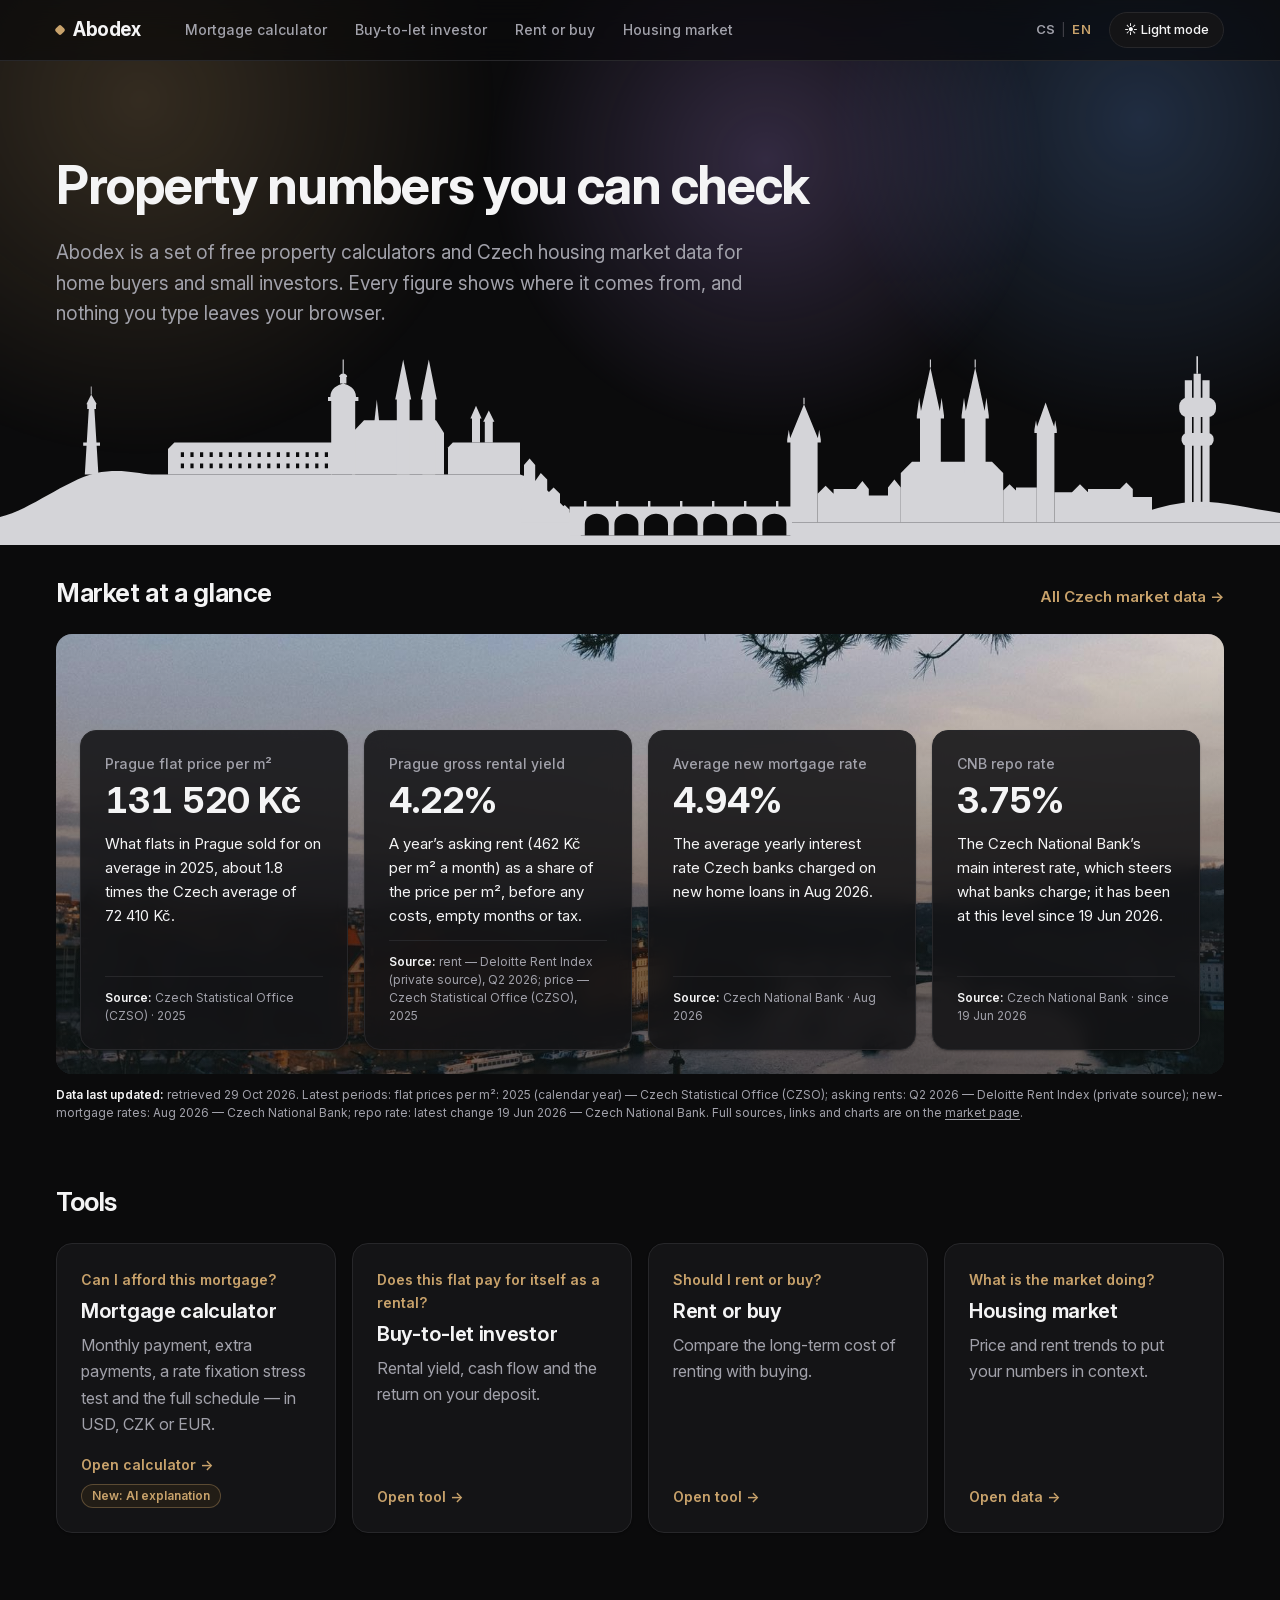
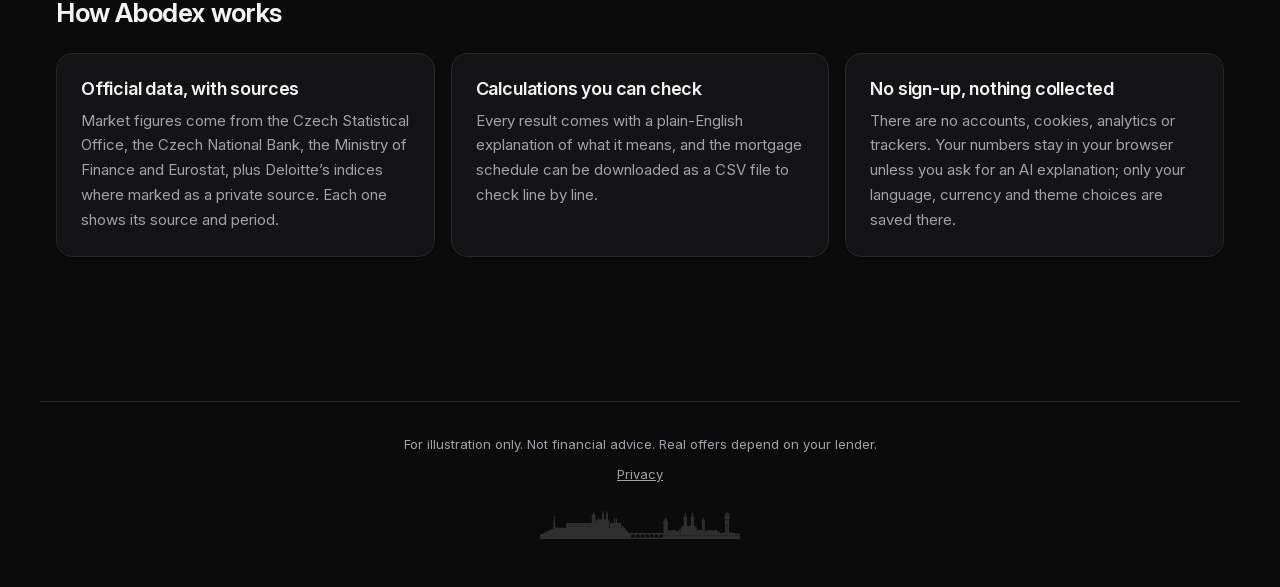
<file: index.html>
<!doctype html>
<html lang="en" data-cur="USD">
<head>
<meta charset="utf-8">
<meta name="viewport" content="width=device-width, initial-scale=1">
<title data-i18n="h.title">Abodex – Property Investment Toolkit</title>
<meta name="description" data-i18n-attr="content:h.desc" content="Free property calculators and Czech housing market data for buyers and small investors: mortgage, buy-to-let and rent-or-buy tools, plus prices, yields and rates from official sources.">
<link rel="canonical" href="https://abodex.eu/">
<meta property="og:type" content="website">
<meta property="og:site_name" content="Abodex">
<meta property="og:url" content="https://abodex.eu/">
<meta property="og:title" content="Abodex – Property Investment Toolkit">
<meta property="og:description" content="Free property calculators and Czech housing market data for buyers and small investors: mortgage, buy-to-let and rent-or-buy tools, plus prices, yields and rates from official sources.">
<meta name="twitter:card" content="summary">
<script type="application/ld+json">
{
  "@context": "https://schema.org",
  "@type": "WebSite",
  "name": "Abodex",
  "url": "https://abodex.eu/",
  "description": "Free property calculators and Czech housing market data for buyers and small investors: mortgage, buy-to-let and rent-or-buy tools, plus prices, yields and rates from official sources.",
  "inLanguage": [
    "en",
    "cs"
  ]
}
</script>
<link rel="icon" href="favicon.svg" type="image/svg+xml">
<script src="js/theme-init.js"></script>
<script src="js/lang-init.js"></script>
<script src="js/transitions.js"></script>
<link rel="stylesheet" href="css/style.css">
<link rel="stylesheet" href="css/home.css">
</head>
<body>
<div class="ambience home" aria-hidden="true"><i></i><i></i><i></i></div>
<nav class="topnav" id="topnav" data-page="home" aria-label="Abodex tools"></nav>
<header class="hero">
  <div>
    <h1 data-i18n="h.h1">Property numbers you can check</h1>
    <p data-i18n="h.lead">Abodex is a set of free property calculators and Czech housing market data for home buyers and small investors. Every figure shows where it comes from, and nothing you type leaves your browser.</p>
  </div>
</header>
<div class="hero-sky" aria-hidden="true"><svg class="sky" xmlns="http://www.w3.org/2000/svg" viewBox="0 0 1600 240" width="1600" height="240" fill="currentColor" aria-hidden="true" focusable="false"><path d="M0 240 V205 C40 195 80 160 120 150 C150 144 170 150 190 152 L650 152 C680 160 700 190 725 212 L726 228 H988 L988 212 L1600 212 V240Z"/><path d="M106 152 L111 70 L109 70 L109 64 L120 64 L120 70 L118 70 L123 152Z M104 112 h21 v4 h-21z M108 64 L114 52 L121 64Z M113.5 52 v-10 h1 v10z"/><path fill-rule="evenodd" d="M210 152 V120 L218 112 H415 V152Z M226 124 h4 v6 h-4z M226 138 h4 v6 h-4z M238 124 h4 v6 h-4z M238 138 h4 v6 h-4z M250 124 h4 v6 h-4z M250 138 h4 v6 h-4z M262 124 h4 v6 h-4z M262 138 h4 v6 h-4z M274 124 h4 v6 h-4z M274 138 h4 v6 h-4z M286 124 h4 v6 h-4z M286 138 h4 v6 h-4z M298 124 h4 v6 h-4z M298 138 h4 v6 h-4z M310 124 h4 v6 h-4z M310 138 h4 v6 h-4z M322 124 h4 v6 h-4z M322 138 h4 v6 h-4z M334 124 h4 v6 h-4z M334 138 h4 v6 h-4z M346 124 h4 v6 h-4z M346 138 h4 v6 h-4z M358 124 h4 v6 h-4z M358 138 h4 v6 h-4z M370 124 h4 v6 h-4z M370 138 h4 v6 h-4z M382 124 h4 v6 h-4z M382 138 h4 v6 h-4z M394 124 h4 v6 h-4z M394 138 h4 v6 h-4z M406 124 h4 v6 h-4z M406 138 h4 v6 h-4z"/><path d="M560 152 V118 L566 112 H650 V152Z"/><path d="M440 152 V100 L455 84 H545 L555 100 V152Z"/><path d="M468 86 L471 58 L474 86Z"/><path d="M414 152 V60 H444 V152Z M410 60 H448 V55 H410Z M413 55 C413 44 422 40 429 38 C436 40 445 44 445 55Z M425 38 V30 H433 V38Z M424 30 C424 24 434 24 434 30Z M428.3 26 V8 h1.4 V26Z"/><path d="M496 152 V58 H512 V152Z M494 58 L504 8 L514 58Z"/><path d="M528 152 V58 H544 V152Z M526 58 L536 8 L546 58Z"/><path d="M590 112 V82 H600 V112Z M588 82 L595 66 L602 82Z M606 112 V86 H616 V112Z M604 86 L611 72 L618 86Z"/><path d="M655 152 V140 L662 132 L669 140 V160 L676 150 L684 158 V176 L692 168 L700 176 V195 L706 190 L712 196 V212 H650Z"/><path fill-rule="evenodd" d="M712 228 V192 H990 V228Z M731 228 V214 A15 13 0 0 1 761 214 V228Z M768 228 V214 A15 13 0 0 1 798 214 V228Z M805 228 V214 A15 13 0 0 1 835 214 V228Z M842 228 V214 A15 13 0 0 1 872 214 V228Z M879 228 V214 A15 13 0 0 1 909 214 V228Z M916 228 V214 A15 13 0 0 1 946 214 V228Z M953 228 V214 A15 13 0 0 1 983 214 V228Z"/><path d="M730 194 v-9 h3 v9z M770 194 v-9 h3 v9z M810 194 v-9 h3 v9z M850 194 v-9 h3 v9z M890 194 v-9 h3 v9z M930 194 v-9 h3 v9z M970 194 v-9 h3 v9z"/><path d="M988 212 V112 H1022 V212Z M984 112 H1026 V108 H984Z M987 108 L1005 64 L1023 108Z M984 108 L986 96 L988 108Z M1022 108 L1024 96 L1026 108Z M1004.3 64 V56 h1.4 V64Z"/><path d="M1022 212 V176 L1032 166 L1042 176 V170 H1070 L1078 160 L1086 170 V178 H1110 V168 L1118 158 L1126 168 V212Z"/><path d="M1126 212 V150 L1140 136 H1240 L1254 150 V212Z"/><path d="M1150 150 V82 H1176 V150Z M1146 82 H1180 V78 H1146Z M1150 78 L1163 18 L1176 78Z M1146 78 L1149 56 L1152 78Z M1174 78 L1177 56 L1180 78Z M1155 66 L1157 44 L1159 66Z M1167 66 L1169 44 L1171 66Z M1162.3 18 V8 h1.4 V18Z"/><path d="M1206 150 V82 H1232 V150Z M1202 82 H1236 V78 H1202Z M1206 78 L1219 18 L1232 78Z M1202 78 L1205 56 L1208 78Z M1230 78 L1233 56 L1236 78Z M1211 66 L1213 44 L1215 66Z M1223 66 L1225 44 L1227 66Z M1218.3 18 V8 h1.4 V18Z"/><path d="M1254 212 V172 L1262 164 L1270 172 V168 H1296 V212Z"/><path d="M1296 212 V100 H1318 V212Z M1293 100 H1321 V96 H1293Z M1295 96 L1307 62 L1319 96Z M1293 96 L1295 84 L1297 96Z M1317 96 L1319 84 L1321 96Z"/><path d="M1318 212 V174 H1340 L1350 164 L1360 174 V170 H1400 L1408 162 L1416 170 V180 H1440 V212Z"/><path d="M1440 212 V196 C1460 190 1480 186 1500 186 C1530 186 1560 194 1600 200 V212Z"/><path d="M1481 192 V34 H1490 V192Z M1492 192 V26 H1501 V192Z M1503 192 V34 H1512 V192Z"/><rect x="1474" y="56" width="46" height="24" rx="10"/><rect x="1477" y="100" width="40" height="16" rx="7"/><path d="M1495.5 26 V4 h2 V26Z"/></svg></div>

<main class="home">
  <!-- Every number here is filled in by js/home.js from data/market.json -->
  <section class="block" aria-labelledby="glanceTitle">
    <div class="block-head">
      <h2 id="glanceTitle" data-i18n="h.glance">Market at a glance</h2>
      <a href="market.html" data-i18n="h.allData">All Czech market data →</a>
    </div>
    <!-- Photo band: the photos come from PHOTOS in js/common.js -->
    <div class="photo-band">
      <div class="photos" id="photoBand"></div>
      <p class="load-note" id="glanceNote" hidden></p>
      <div class="facts" id="facts"></div>
    </div>
    <p class="source" id="glanceSource"></p>
  </section>

  <section class="block" aria-labelledby="toolsTitle">
    <div class="block-head"><h2 id="toolsTitle" data-i18n="h.tools">Tools</h2></div>
    <div class="tools">
      <a class="card tool" href="mortgage.html">
        <p class="q" data-i18n="card.mQ">Can I afford this mortgage?</p>
        <h3 data-i18n="card.mH">Mortgage calculator</h3>
        <p data-i18n="card.mP">Monthly payment, extra payments, a rate fixation stress test and the full schedule — in USD, CZK or EUR.</p>
        <span class="go-row">
          <span class="go" data-i18n="card.mGo">Open calculator →</span>
          <span class="tag-new" data-i18n="card.mNew">New: AI explanation</span>
        </span>
      </a>
      <a class="card tool" href="invest.html">
        <p class="q" data-i18n="card.iQ">Does this flat pay for itself as a rental?</p>
        <h3 data-i18n="card.iH">Buy-to-let investor</h3>
        <p data-i18n="card.iP">Rental yield, cash flow and the return on your deposit.</p>
        <span class="go" data-i18n="card.go">Open tool →</span>
      </a>
      <a class="card tool" href="rent-or-buy.html">
        <p class="q" data-i18n="card.rQ">Should I rent or buy?</p>
        <h3 data-i18n="card.rH">Rent or buy</h3>
        <p data-i18n="card.rP">Compare the long-term cost of renting with buying.</p>
        <span class="go" data-i18n="card.go">Open tool →</span>
      </a>
      <a class="card tool" href="market.html">
        <p class="q" data-i18n="card.kQ">What is the market doing?</p>
        <h3 data-i18n="card.kH">Housing market</h3>
        <p data-i18n="card.kP">Price and rent trends to put your numbers in context.</p>
        <span class="go" data-i18n="card.kGo">Open data →</span>
      </a>
    </div>
  </section>

  <section class="block" aria-labelledby="howTitle">
    <div class="block-head"><h2 id="howTitle" data-i18n="h.how">How Abodex works</h2></div>
    <ul class="points">
      <li class="card">
        <h3 data-i18n="h.how1">Official data, with sources</h3>
        <p data-i18n="h.how1p">Market figures come from the Czech Statistical Office, the Czech National Bank, the Ministry of Finance and Eurostat, plus Deloitte’s indices where marked as a private source. Each one shows its source and period.</p>
      </li>
      <li class="card">
        <h3 data-i18n="h.how2">Calculations you can check</h3>
        <p data-i18n="h.how2p">Every result comes with a plain-English explanation of what it means, and the mortgage schedule can be downloaded as a CSV file to check line by line.</p>
      </li>
      <li class="card">
        <h3 data-i18n="h.how3">No sign-up, nothing collected</h3>
        <p data-i18n="h.how3p">There are no accounts, cookies, analytics or trackers. Your numbers stay in your browser unless you ask for an AI explanation; only your language, currency and theme choices are saved there.</p>
      </li>
    </ul>
  </section>
</main>

<footer>
  <p data-i18n="footer">For illustration only. Not financial advice. Real offers depend on your lender.</p>
  <p class="footer-links"><a href="privacy.html" data-i18n="footer.privacy">Privacy</a></p>
  <svg class="footer-sky" xmlns="http://www.w3.org/2000/svg" viewBox="0 0 1600 240" width="1600" height="240" fill="currentColor" aria-hidden="true" focusable="false"><path d="M0 240 V205 C40 195 80 160 120 150 C150 144 170 150 190 152 L650 152 C680 160 700 190 725 212 L726 228 H988 L988 212 L1600 212 V240Z"/><path d="M106 152 L111 70 L109 70 L109 64 L120 64 L120 70 L118 70 L123 152Z M104 112 h21 v4 h-21z M108 64 L114 52 L121 64Z M113.5 52 v-10 h1 v10z"/><path fill-rule="evenodd" d="M210 152 V120 L218 112 H415 V152Z M226 124 h4 v6 h-4z M226 138 h4 v6 h-4z M238 124 h4 v6 h-4z M238 138 h4 v6 h-4z M250 124 h4 v6 h-4z M250 138 h4 v6 h-4z M262 124 h4 v6 h-4z M262 138 h4 v6 h-4z M274 124 h4 v6 h-4z M274 138 h4 v6 h-4z M286 124 h4 v6 h-4z M286 138 h4 v6 h-4z M298 124 h4 v6 h-4z M298 138 h4 v6 h-4z M310 124 h4 v6 h-4z M310 138 h4 v6 h-4z M322 124 h4 v6 h-4z M322 138 h4 v6 h-4z M334 124 h4 v6 h-4z M334 138 h4 v6 h-4z M346 124 h4 v6 h-4z M346 138 h4 v6 h-4z M358 124 h4 v6 h-4z M358 138 h4 v6 h-4z M370 124 h4 v6 h-4z M370 138 h4 v6 h-4z M382 124 h4 v6 h-4z M382 138 h4 v6 h-4z M394 124 h4 v6 h-4z M394 138 h4 v6 h-4z M406 124 h4 v6 h-4z M406 138 h4 v6 h-4z"/><path d="M560 152 V118 L566 112 H650 V152Z"/><path d="M440 152 V100 L455 84 H545 L555 100 V152Z"/><path d="M468 86 L471 58 L474 86Z"/><path d="M414 152 V60 H444 V152Z M410 60 H448 V55 H410Z M413 55 C413 44 422 40 429 38 C436 40 445 44 445 55Z M425 38 V30 H433 V38Z M424 30 C424 24 434 24 434 30Z M428.3 26 V8 h1.4 V26Z"/><path d="M496 152 V58 H512 V152Z M494 58 L504 8 L514 58Z"/><path d="M528 152 V58 H544 V152Z M526 58 L536 8 L546 58Z"/><path d="M590 112 V82 H600 V112Z M588 82 L595 66 L602 82Z M606 112 V86 H616 V112Z M604 86 L611 72 L618 86Z"/><path d="M655 152 V140 L662 132 L669 140 V160 L676 150 L684 158 V176 L692 168 L700 176 V195 L706 190 L712 196 V212 H650Z"/><path fill-rule="evenodd" d="M712 228 V192 H990 V228Z M731 228 V214 A15 13 0 0 1 761 214 V228Z M768 228 V214 A15 13 0 0 1 798 214 V228Z M805 228 V214 A15 13 0 0 1 835 214 V228Z M842 228 V214 A15 13 0 0 1 872 214 V228Z M879 228 V214 A15 13 0 0 1 909 214 V228Z M916 228 V214 A15 13 0 0 1 946 214 V228Z M953 228 V214 A15 13 0 0 1 983 214 V228Z"/><path d="M730 194 v-9 h3 v9z M770 194 v-9 h3 v9z M810 194 v-9 h3 v9z M850 194 v-9 h3 v9z M890 194 v-9 h3 v9z M930 194 v-9 h3 v9z M970 194 v-9 h3 v9z"/><path d="M988 212 V112 H1022 V212Z M984 112 H1026 V108 H984Z M987 108 L1005 64 L1023 108Z M984 108 L986 96 L988 108Z M1022 108 L1024 96 L1026 108Z M1004.3 64 V56 h1.4 V64Z"/><path d="M1022 212 V176 L1032 166 L1042 176 V170 H1070 L1078 160 L1086 170 V178 H1110 V168 L1118 158 L1126 168 V212Z"/><path d="M1126 212 V150 L1140 136 H1240 L1254 150 V212Z"/><path d="M1150 150 V82 H1176 V150Z M1146 82 H1180 V78 H1146Z M1150 78 L1163 18 L1176 78Z M1146 78 L1149 56 L1152 78Z M1174 78 L1177 56 L1180 78Z M1155 66 L1157 44 L1159 66Z M1167 66 L1169 44 L1171 66Z M1162.3 18 V8 h1.4 V18Z"/><path d="M1206 150 V82 H1232 V150Z M1202 82 H1236 V78 H1202Z M1206 78 L1219 18 L1232 78Z M1202 78 L1205 56 L1208 78Z M1230 78 L1233 56 L1236 78Z M1211 66 L1213 44 L1215 66Z M1223 66 L1225 44 L1227 66Z M1218.3 18 V8 h1.4 V18Z"/><path d="M1254 212 V172 L1262 164 L1270 172 V168 H1296 V212Z"/><path d="M1296 212 V100 H1318 V212Z M1293 100 H1321 V96 H1293Z M1295 96 L1307 62 L1319 96Z M1293 96 L1295 84 L1297 96Z M1317 96 L1319 84 L1321 96Z"/><path d="M1318 212 V174 H1340 L1350 164 L1360 174 V170 H1400 L1408 162 L1416 170 V180 H1440 V212Z"/><path d="M1440 212 V196 C1460 190 1480 186 1500 186 C1530 186 1560 194 1600 200 V212Z"/><path d="M1481 192 V34 H1490 V192Z M1492 192 V26 H1501 V192Z M1503 192 V34 H1512 V192Z"/><rect x="1474" y="56" width="46" height="24" rx="10"/><rect x="1477" y="100" width="40" height="16" rx="7"/><path d="M1495.5 26 V4 h2 V26Z"/></svg>
</footer>

<script src="js/lang/en.js"></script>
<script src="js/lang/cs.js"></script>
<script src="js/common.js"></script>
<script src="js/home.js"></script>
</body>
</html>
</file>
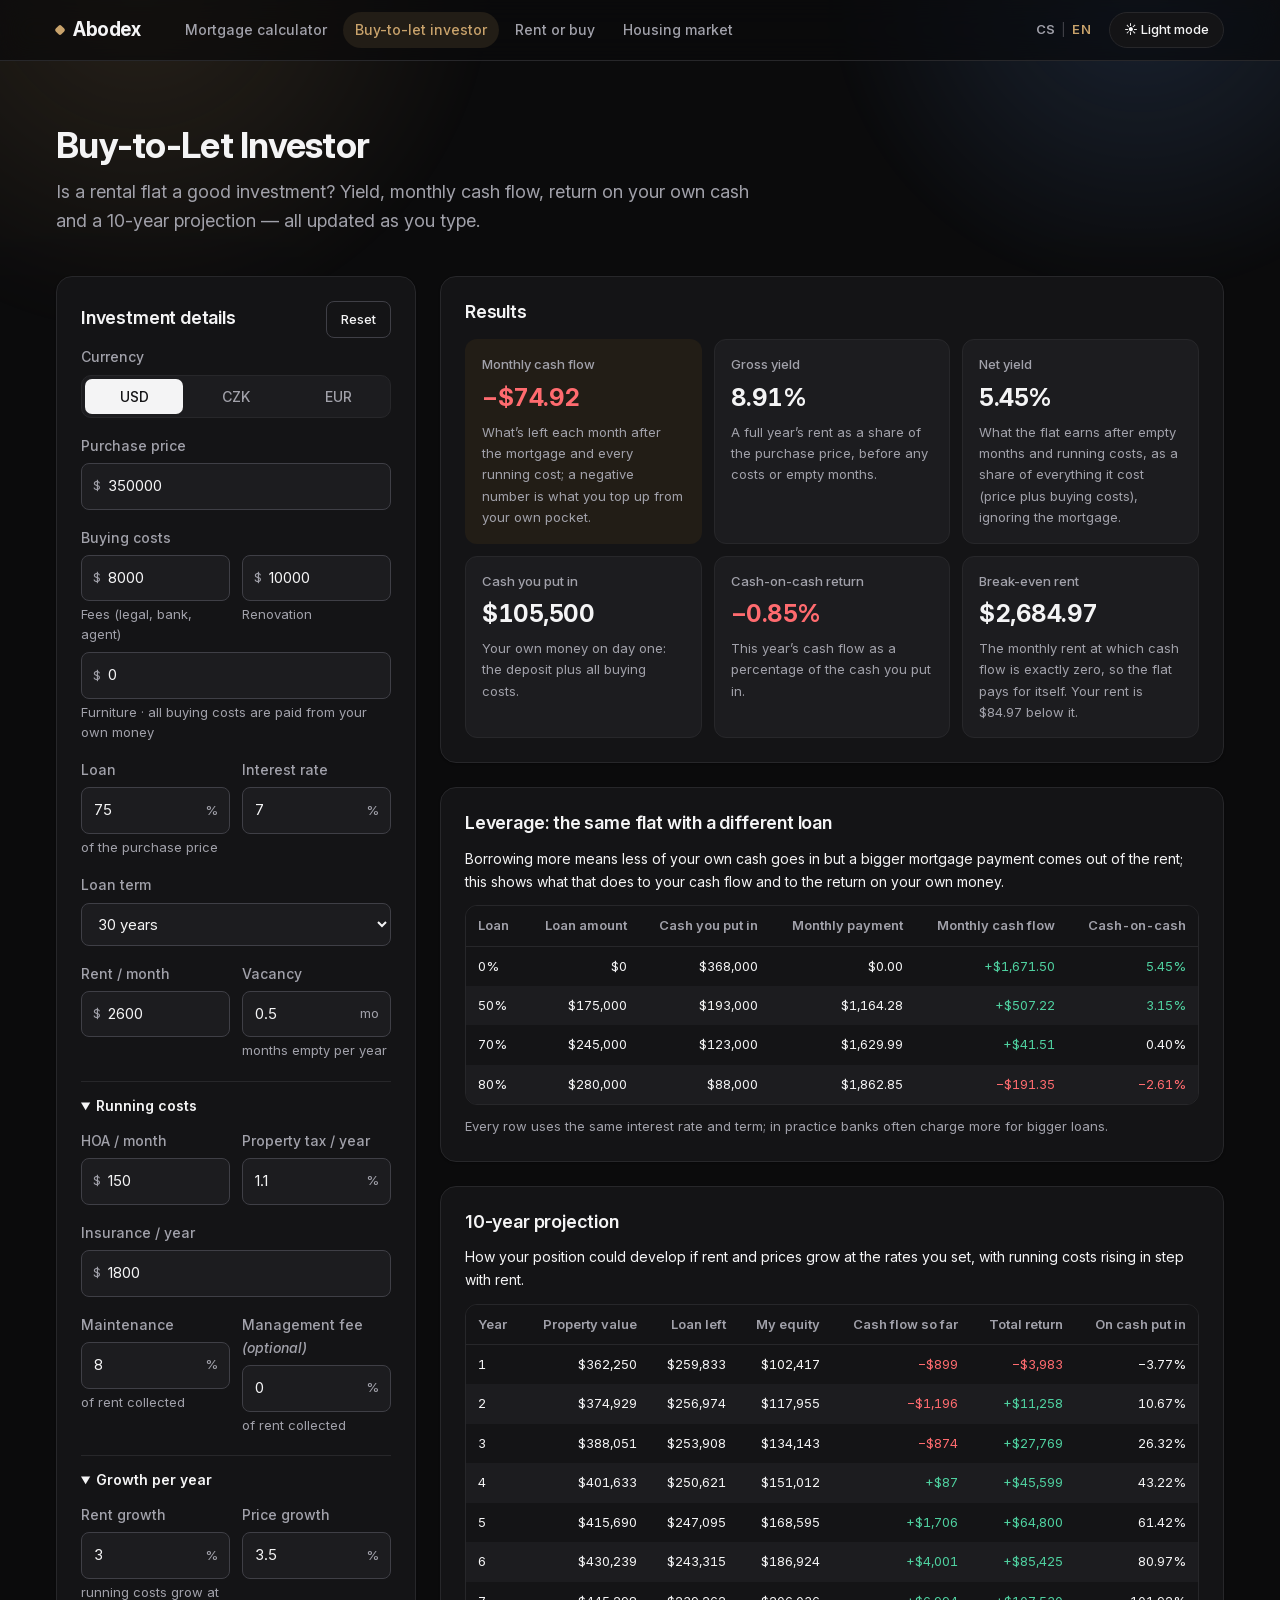
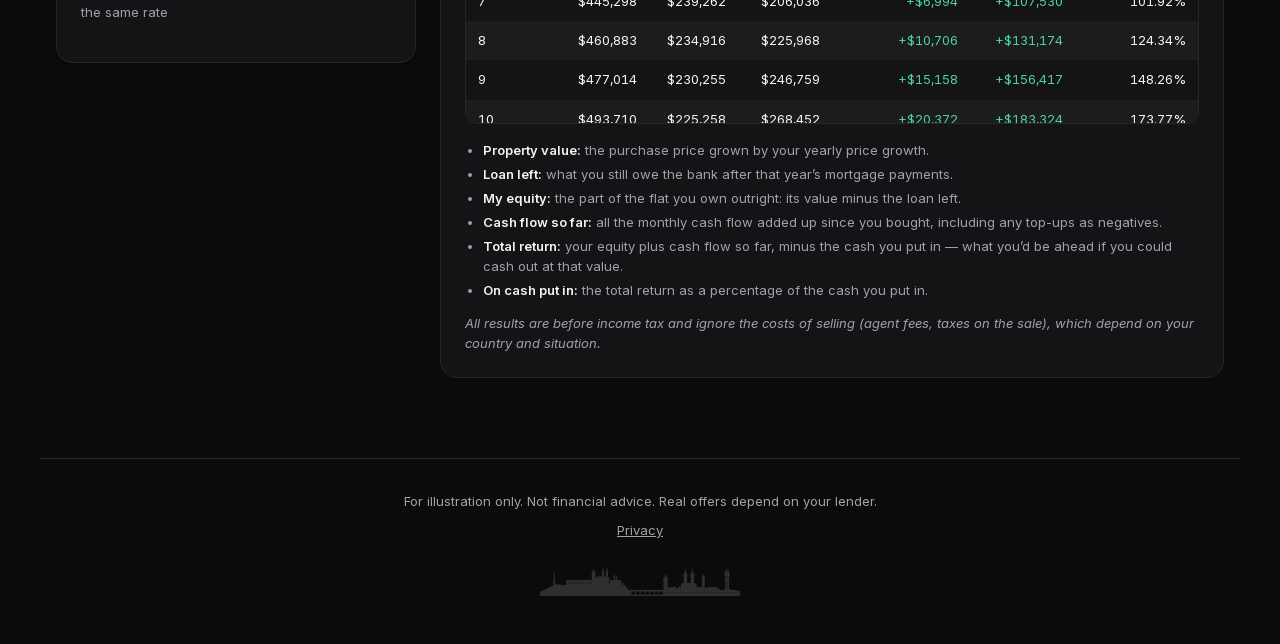
<file: invest.html>
<!doctype html>
<html lang="en" data-cur="USD">
<head>
<meta charset="utf-8">
<meta name="viewport" content="width=device-width, initial-scale=1">
<title data-i18n="i.title">Buy-to-Let Calculator: Rental Yield, Cash Flow &amp; ROI</title>
<meta name="description" data-i18n-attr="content:i.desc" content="Free buy-to-let calculator in USD, CZK and EUR: gross and net rental yield, monthly cash flow, cash-on-cash return, break-even rent and 10-year returns.">
<link rel="canonical" href="https://abodex.eu/invest.html">
<meta property="og:type" content="website">
<meta property="og:site_name" content="Abodex">
<meta property="og:url" content="https://abodex.eu/invest.html">
<meta property="og:title" content="Buy-to-Let Calculator: Rental Yield, Cash Flow &amp; ROI">
<meta property="og:description" content="Free buy-to-let calculator in USD, CZK and EUR: gross and net rental yield, monthly cash flow, cash-on-cash return, break-even rent and 10-year returns.">
<meta name="twitter:card" content="summary">
<script type="application/ld+json">
{
  "@context": "https://schema.org",
  "@type": "WebApplication",
  "name": "Buy-to-Let Calculator: Rental Yield, Cash Flow & ROI",
  "url": "https://abodex.eu/invest.html",
  "description": "Free buy-to-let calculator in USD, CZK and EUR: gross and net rental yield, monthly cash flow, cash-on-cash return, break-even rent and 10-year returns.",
  "applicationCategory": "FinanceApplication",
  "operatingSystem": "Any",
  "inLanguage": [
    "en",
    "cs"
  ],
  "offers": {
    "@type": "Offer",
    "price": "0",
    "priceCurrency": "EUR"
  }
}
</script>
<link rel="icon" href="favicon.svg" type="image/svg+xml">
<script src="js/theme-init.js"></script>
<script src="js/lang-init.js"></script>
<script src="js/transitions.js"></script>
<link rel="stylesheet" href="css/style.css">
<link rel="stylesheet" href="css/invest.css">
</head>
<body>
<div class="ambience" aria-hidden="true"><i></i><i></i><i></i></div>
<nav class="topnav" id="topnav" data-page="buy-to-let" aria-label="Abodex tools"></nav>
<header>
  <div>
    <h1 data-i18n="i.h1">Buy-to-Let Investor</h1>
    <p data-i18n="i.lead">Is a rental flat a good investment? Yield, monthly cash flow, return on your own cash and a 10-year projection — all updated as you type.</p>
  </div>
</header>

<main class="two-col">
  <!-- ============ INPUTS ============ -->
  <section class="card" aria-label="Investment details" data-i18n-attr="aria-label:i.inputs">
    <div class="card-head">
      <h2 data-i18n="i.inputs">Investment details</h2>
      <button class="btn" id="reset" title="Put every input back to its starting value" data-i18n="common.reset" data-i18n-attr="title:common.resetTitle">Reset</button>
    </div>

    <div class="field">
      <label id="currencyLabel" data-i18n="common.currency">Currency</label>
      <div class="currency" role="group" aria-labelledby="currencyLabel">
        <button type="button" data-cur="USD" class="active" aria-pressed="true">USD</button>
        <button type="button" data-cur="CZK" aria-pressed="false">CZK</button>
        <button type="button" data-cur="EUR" aria-pressed="false">EUR</button>
      </div>
    </div>

    <div class="field">
      <label for="price" data-i18n="common.price">Purchase price</label>
      <div class="unit pre money"><span>$</span><input id="price" type="number" min="0" step="5000" value="350000"></div>
    </div>

    <div class="field">
      <label data-i18n="common.buyingCosts">Buying costs</label>
      <div class="row">
        <div>
          <div class="unit pre money"><span>$</span><input id="fees" type="number" min="0" step="500" value="8000" aria-label="Fees" data-i18n-attr="aria-label:i.fees"></div>
          <div class="hint" data-i18n="i.feesHint">Fees (legal, bank, agent)</div>
        </div>
        <div>
          <div class="unit pre money"><span>$</span><input id="reno" type="number" min="0" step="1000" value="10000" aria-label="Renovation" data-i18n-attr="aria-label:i.reno"></div>
          <div class="hint" data-i18n="i.reno">Renovation</div>
        </div>
      </div>
      <div class="unit pre money" style="margin-top:8px"><span>$</span><input id="furn" type="number" min="0" step="1000" value="0" aria-label="Furniture" data-i18n-attr="aria-label:i.furn"></div>
      <div class="hint" data-i18n="i.furnHint">Furniture · all buying costs are paid from your own money</div>
    </div>

    <div class="row">
      <div class="field">
        <label for="loanPct" data-i18n="i.loan">Loan</label>
        <div class="unit post"><span>%</span><input id="loanPct" type="number" min="0" max="100" step="5" value="75"></div>
        <div class="hint" data-i18n="i.loanHint">of the purchase price</div>
      </div>
      <div class="field">
        <label for="rate" data-i18n="common.interestRate">Interest rate</label>
        <div class="unit post"><span>%</span><input id="rate" type="number" min="0" step="0.05" value="7"></div>
      </div>
    </div>
    <div class="warn" id="ltvWarn" hidden></div>
    <div class="field">
      <label for="term" data-i18n="common.loanTerm">Loan term</label>
      <select id="term">
        <option value="30" selected data-i18n="common.y30">30 years</option>
        <option value="25" data-i18n="common.y25">25 years</option>
        <option value="20" data-i18n="common.y20">20 years</option>
        <option value="15" data-i18n="common.y15">15 years</option>
        <option value="10" data-i18n="common.y10">10 years</option>
      </select>
    </div>

    <div class="row">
      <div class="field">
        <label for="rent" data-i18n="common.rentMonth">Rent / month</label>
        <div class="unit pre money"><span>$</span><input id="rent" type="number" min="0" step="50" value="2600"></div>
      </div>
      <div class="field">
        <label for="vacancy" data-i18n="i.vacancy">Vacancy</label>
        <div class="unit post"><span data-i18n="unit.mo">mo</span><input id="vacancy" type="number" min="0" max="12" step="0.5" value="0.5"></div>
        <div class="hint" data-i18n="i.vacancyHint">months empty per year</div>
      </div>
    </div>

    <details open>
      <summary data-i18n="i.running">Running costs</summary>
      <div class="row">
        <div class="field">
          <label for="hoa" id="hoaLabel" data-i18n="common.hoaMonth">HOA / month</label>
          <div class="unit pre money"><span>$</span><input id="hoa" type="number" min="0" step="10" value="150"></div>
        </div>
        <div class="field">
          <label for="taxPct" class="us-only" data-i18n="common.taxYear">Property tax / year</label>
          <label for="taxAmt" class="eu-only" data-i18n="common.taxYear">Property tax / year</label>
          <div class="unit post us-only"><span>%</span><input id="taxPct" type="number" min="0" step="0.05" value="1.1"></div>
          <div class="unit pre money eu-only"><span>$</span><input id="taxAmt" type="number" min="0" step="100" value="0"></div>
        </div>
      </div>
      <div class="field">
        <label for="ins" data-i18n="common.insYear">Insurance / year</label>
        <div class="unit pre money"><span>$</span><input id="ins" type="number" min="0" step="50" value="1800"></div>
      </div>
      <div class="row">
        <div class="field">
          <label for="maint" data-i18n="i.maint">Maintenance</label>
          <div class="unit post"><span>%</span><input id="maint" type="number" min="0" max="100" step="1" value="8"></div>
          <div class="hint" data-i18n="i.ofRent">of rent collected</div>
        </div>
        <div class="field">
          <label for="mgmt" data-i18n-html="i.mgmt">Management fee <span class="optional">(optional)</span></label>
          <div class="unit post"><span>%</span><input id="mgmt" type="number" min="0" max="100" step="1" value="0"></div>
          <div class="hint" data-i18n="i.ofRent">of rent collected</div>
        </div>
      </div>
    </details>

    <details open>
      <summary data-i18n="i.growth">Growth per year</summary>
      <div class="row">
        <div class="field">
          <label for="rentGrowth" data-i18n="common.rentGrowth">Rent growth</label>
          <div class="unit post"><span>%</span><input id="rentGrowth" type="number" step="0.5" value="3"></div>
          <div class="hint" data-i18n="i.growthHint">running costs grow at the same rate</div>
        </div>
        <div class="field">
          <label for="priceGrowth" data-i18n="common.priceGrowth">Price growth</label>
          <div class="unit post"><span>%</span><input id="priceGrowth" type="number" step="0.5" value="3.5"></div>
        </div>
      </div>
    </details>
  </section>

  <!-- ============ RESULTS ============ -->
  <div class="stack">
    <section class="card">
      <h2 data-i18n="i.results">Results</h2>
      <div class="over results">
        <div class="highlight">
          <div class="label" data-i18n="i.cashFlow">Monthly cash flow</div>
          <div class="value" id="rCashFlow">–</div>
          <div class="sub" data-i18n="i.cashFlowSub">What’s left each month after the mortgage and every running cost; a negative number is what you top up from your own pocket.</div>
        </div>
        <div>
          <div class="label" data-i18n="i.gross">Gross yield</div>
          <div class="value" id="rGross">–</div>
          <div class="sub" data-i18n="i.grossSub">A full year’s rent as a share of the purchase price, before any costs or empty months.</div>
        </div>
        <div>
          <div class="label" data-i18n="i.net">Net yield</div>
          <div class="value" id="rNet">–</div>
          <div class="sub" data-i18n="i.netSub">What the flat earns after empty months and running costs, as a share of everything it cost (price plus buying costs), ignoring the mortgage.</div>
        </div>
        <div>
          <div class="label" data-i18n="i.cashIn">Cash you put in</div>
          <div class="value" id="rCash">–</div>
          <div class="sub" data-i18n="i.cashInSub">Your own money on day one: the deposit plus all buying costs.</div>
        </div>
        <div>
          <div class="label" data-i18n="i.coc">Cash-on-cash return</div>
          <div class="value" id="rCoc">–</div>
          <div class="sub" data-i18n="i.cocSub">This year’s cash flow as a percentage of the cash you put in.</div>
        </div>
        <div>
          <div class="label" data-i18n="i.be">Break-even rent</div>
          <div class="value" id="rBreakEven">–</div>
          <div class="sub"><span data-i18n="i.beSub">The monthly rent at which cash flow is exactly zero, so the flat pays for itself.</span> <span id="rBreakEvenGap"></span></div>
        </div>
      </div>
    </section>

    <section class="card">
      <h2 data-i18n="i.leverage">Leverage: the same flat with a different loan</h2>
      <p class="lead" data-i18n="i.leverageLead">Borrowing more means less of your own cash goes in but a bigger mortgage payment comes out of the rent; this shows what that does to your cash flow and to the return on your own money.</p>
      <div class="table-wrap">
        <table>
          <thead><tr><th data-i18n="i.loan">Loan</th><th data-i18n="common.loanAmount">Loan amount</th><th data-i18n="i.cashIn">Cash you put in</th><th data-i18n="common.monthlyPayment">Monthly payment</th><th data-i18n="i.cashFlow">Monthly cash flow</th><th data-i18n="i.thCoc">Cash-on-cash</th></tr></thead>
          <tbody id="leverageRows"></tbody>
        </table>
      </div>
      <div class="hint" data-i18n="i.leverageHint">Every row uses the same interest rate and term; in practice banks often charge more for bigger loans.</div>
    </section>

    <section class="card">
      <h2 data-i18n="i.projection">10-year projection</h2>
      <p class="lead" data-i18n="i.projectionLead">How your position could develop if rent and prices grow at the rates you set, with running costs rising in step with rent.</p>
      <div class="table-wrap">
        <table>
          <thead><tr><th data-i18n="common.year">Year</th><th data-i18n="i.thValue">Property value</th><th data-i18n="i.thLeft">Loan left</th><th data-i18n="i.thEquity">My equity</th><th data-i18n="i.thSoFar">Cash flow so far</th><th data-i18n="i.thTotal">Total return</th><th data-i18n="i.thOnCash">On cash put in</th></tr></thead>
          <tbody id="projectionRows"></tbody>
        </table>
      </div>
      <ul class="defs">
        <li data-i18n-html="i.defValue"><b>Property value:</b> the purchase price grown by your yearly price growth.</li>
        <li data-i18n-html="i.defLeft"><b>Loan left:</b> what you still owe the bank after that year’s mortgage payments.</li>
        <li data-i18n-html="i.defEquity"><b>My equity:</b> the part of the flat you own outright: its value minus the loan left.</li>
        <li data-i18n-html="i.defSoFar"><b>Cash flow so far:</b> all the monthly cash flow added up since you bought, including any top-ups as negatives.</li>
        <li data-i18n-html="i.defTotal"><b>Total return:</b> your equity plus cash flow so far, minus the cash you put in — what you’d be ahead if you could cash out at that value.</li>
        <li data-i18n-html="i.defOnCash"><b>On cash put in:</b> the total return as a percentage of the cash you put in.</li>
      </ul>
      <p class="note" data-i18n="i.note">All results are before income tax and ignore the costs of selling (agent fees, taxes on the sale), which depend on your country and situation.</p>
    </section>
  </div>
</main>

<footer>
  <p data-i18n="footer">For illustration only. Not financial advice. Real offers depend on your lender.</p>
  <p class="footer-links"><a href="privacy.html" data-i18n="footer.privacy">Privacy</a></p>
  <svg class="footer-sky" xmlns="http://www.w3.org/2000/svg" viewBox="0 0 1600 240" width="1600" height="240" fill="currentColor" aria-hidden="true" focusable="false"><path d="M0 240 V205 C40 195 80 160 120 150 C150 144 170 150 190 152 L650 152 C680 160 700 190 725 212 L726 228 H988 L988 212 L1600 212 V240Z"/><path d="M106 152 L111 70 L109 70 L109 64 L120 64 L120 70 L118 70 L123 152Z M104 112 h21 v4 h-21z M108 64 L114 52 L121 64Z M113.5 52 v-10 h1 v10z"/><path fill-rule="evenodd" d="M210 152 V120 L218 112 H415 V152Z M226 124 h4 v6 h-4z M226 138 h4 v6 h-4z M238 124 h4 v6 h-4z M238 138 h4 v6 h-4z M250 124 h4 v6 h-4z M250 138 h4 v6 h-4z M262 124 h4 v6 h-4z M262 138 h4 v6 h-4z M274 124 h4 v6 h-4z M274 138 h4 v6 h-4z M286 124 h4 v6 h-4z M286 138 h4 v6 h-4z M298 124 h4 v6 h-4z M298 138 h4 v6 h-4z M310 124 h4 v6 h-4z M310 138 h4 v6 h-4z M322 124 h4 v6 h-4z M322 138 h4 v6 h-4z M334 124 h4 v6 h-4z M334 138 h4 v6 h-4z M346 124 h4 v6 h-4z M346 138 h4 v6 h-4z M358 124 h4 v6 h-4z M358 138 h4 v6 h-4z M370 124 h4 v6 h-4z M370 138 h4 v6 h-4z M382 124 h4 v6 h-4z M382 138 h4 v6 h-4z M394 124 h4 v6 h-4z M394 138 h4 v6 h-4z M406 124 h4 v6 h-4z M406 138 h4 v6 h-4z"/><path d="M560 152 V118 L566 112 H650 V152Z"/><path d="M440 152 V100 L455 84 H545 L555 100 V152Z"/><path d="M468 86 L471 58 L474 86Z"/><path d="M414 152 V60 H444 V152Z M410 60 H448 V55 H410Z M413 55 C413 44 422 40 429 38 C436 40 445 44 445 55Z M425 38 V30 H433 V38Z M424 30 C424 24 434 24 434 30Z M428.3 26 V8 h1.4 V26Z"/><path d="M496 152 V58 H512 V152Z M494 58 L504 8 L514 58Z"/><path d="M528 152 V58 H544 V152Z M526 58 L536 8 L546 58Z"/><path d="M590 112 V82 H600 V112Z M588 82 L595 66 L602 82Z M606 112 V86 H616 V112Z M604 86 L611 72 L618 86Z"/><path d="M655 152 V140 L662 132 L669 140 V160 L676 150 L684 158 V176 L692 168 L700 176 V195 L706 190 L712 196 V212 H650Z"/><path fill-rule="evenodd" d="M712 228 V192 H990 V228Z M731 228 V214 A15 13 0 0 1 761 214 V228Z M768 228 V214 A15 13 0 0 1 798 214 V228Z M805 228 V214 A15 13 0 0 1 835 214 V228Z M842 228 V214 A15 13 0 0 1 872 214 V228Z M879 228 V214 A15 13 0 0 1 909 214 V228Z M916 228 V214 A15 13 0 0 1 946 214 V228Z M953 228 V214 A15 13 0 0 1 983 214 V228Z"/><path d="M730 194 v-9 h3 v9z M770 194 v-9 h3 v9z M810 194 v-9 h3 v9z M850 194 v-9 h3 v9z M890 194 v-9 h3 v9z M930 194 v-9 h3 v9z M970 194 v-9 h3 v9z"/><path d="M988 212 V112 H1022 V212Z M984 112 H1026 V108 H984Z M987 108 L1005 64 L1023 108Z M984 108 L986 96 L988 108Z M1022 108 L1024 96 L1026 108Z M1004.3 64 V56 h1.4 V64Z"/><path d="M1022 212 V176 L1032 166 L1042 176 V170 H1070 L1078 160 L1086 170 V178 H1110 V168 L1118 158 L1126 168 V212Z"/><path d="M1126 212 V150 L1140 136 H1240 L1254 150 V212Z"/><path d="M1150 150 V82 H1176 V150Z M1146 82 H1180 V78 H1146Z M1150 78 L1163 18 L1176 78Z M1146 78 L1149 56 L1152 78Z M1174 78 L1177 56 L1180 78Z M1155 66 L1157 44 L1159 66Z M1167 66 L1169 44 L1171 66Z M1162.3 18 V8 h1.4 V18Z"/><path d="M1206 150 V82 H1232 V150Z M1202 82 H1236 V78 H1202Z M1206 78 L1219 18 L1232 78Z M1202 78 L1205 56 L1208 78Z M1230 78 L1233 56 L1236 78Z M1211 66 L1213 44 L1215 66Z M1223 66 L1225 44 L1227 66Z M1218.3 18 V8 h1.4 V18Z"/><path d="M1254 212 V172 L1262 164 L1270 172 V168 H1296 V212Z"/><path d="M1296 212 V100 H1318 V212Z M1293 100 H1321 V96 H1293Z M1295 96 L1307 62 L1319 96Z M1293 96 L1295 84 L1297 96Z M1317 96 L1319 84 L1321 96Z"/><path d="M1318 212 V174 H1340 L1350 164 L1360 174 V170 H1400 L1408 162 L1416 170 V180 H1440 V212Z"/><path d="M1440 212 V196 C1460 190 1480 186 1500 186 C1530 186 1560 194 1600 200 V212Z"/><path d="M1481 192 V34 H1490 V192Z M1492 192 V26 H1501 V192Z M1503 192 V34 H1512 V192Z"/><rect x="1474" y="56" width="46" height="24" rx="10"/><rect x="1477" y="100" width="40" height="16" rx="7"/><path d="M1495.5 26 V4 h2 V26Z"/></svg>
</footer>

<script src="js/lang/en.js"></script>
<script src="js/lang/cs.js"></script>
<script src="js/common.js"></script>
<script src="js/finance.js"></script>
<script src="js/invest.js"></script>
</body>
</html>
</file>
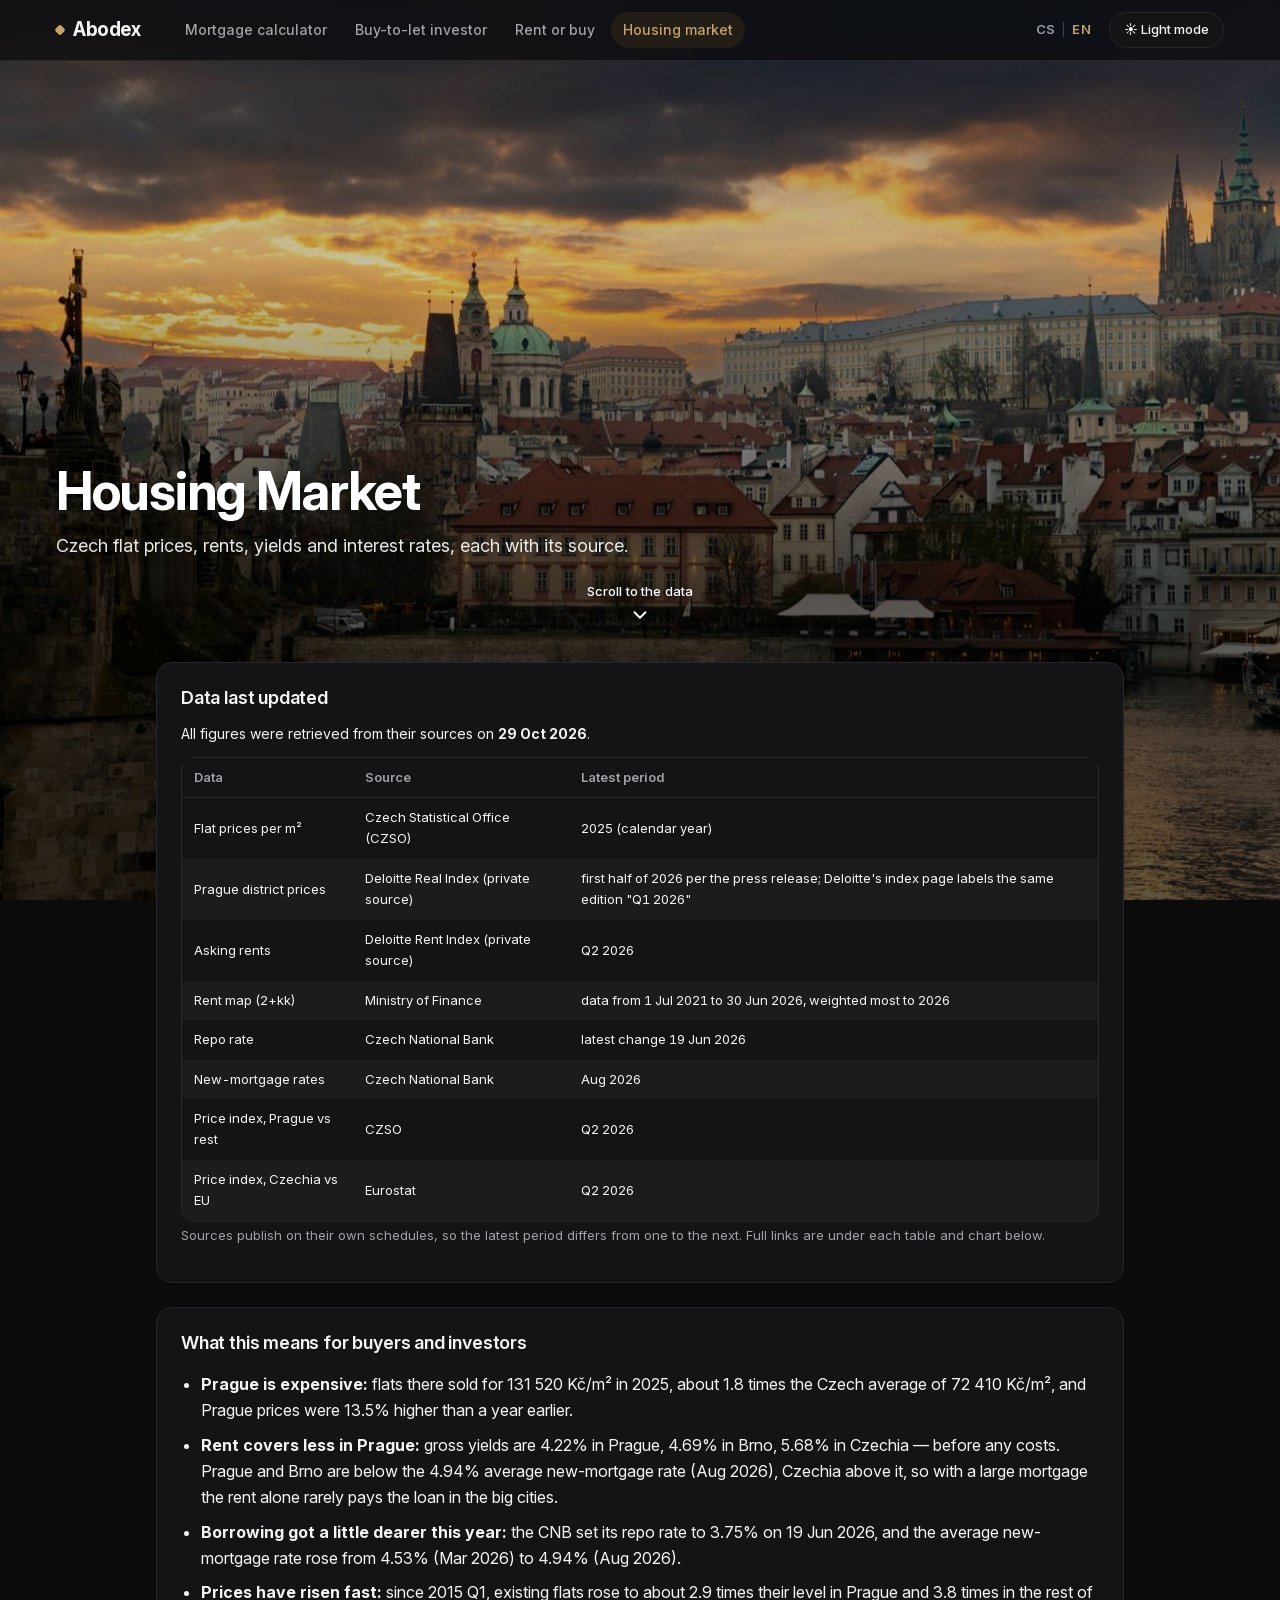
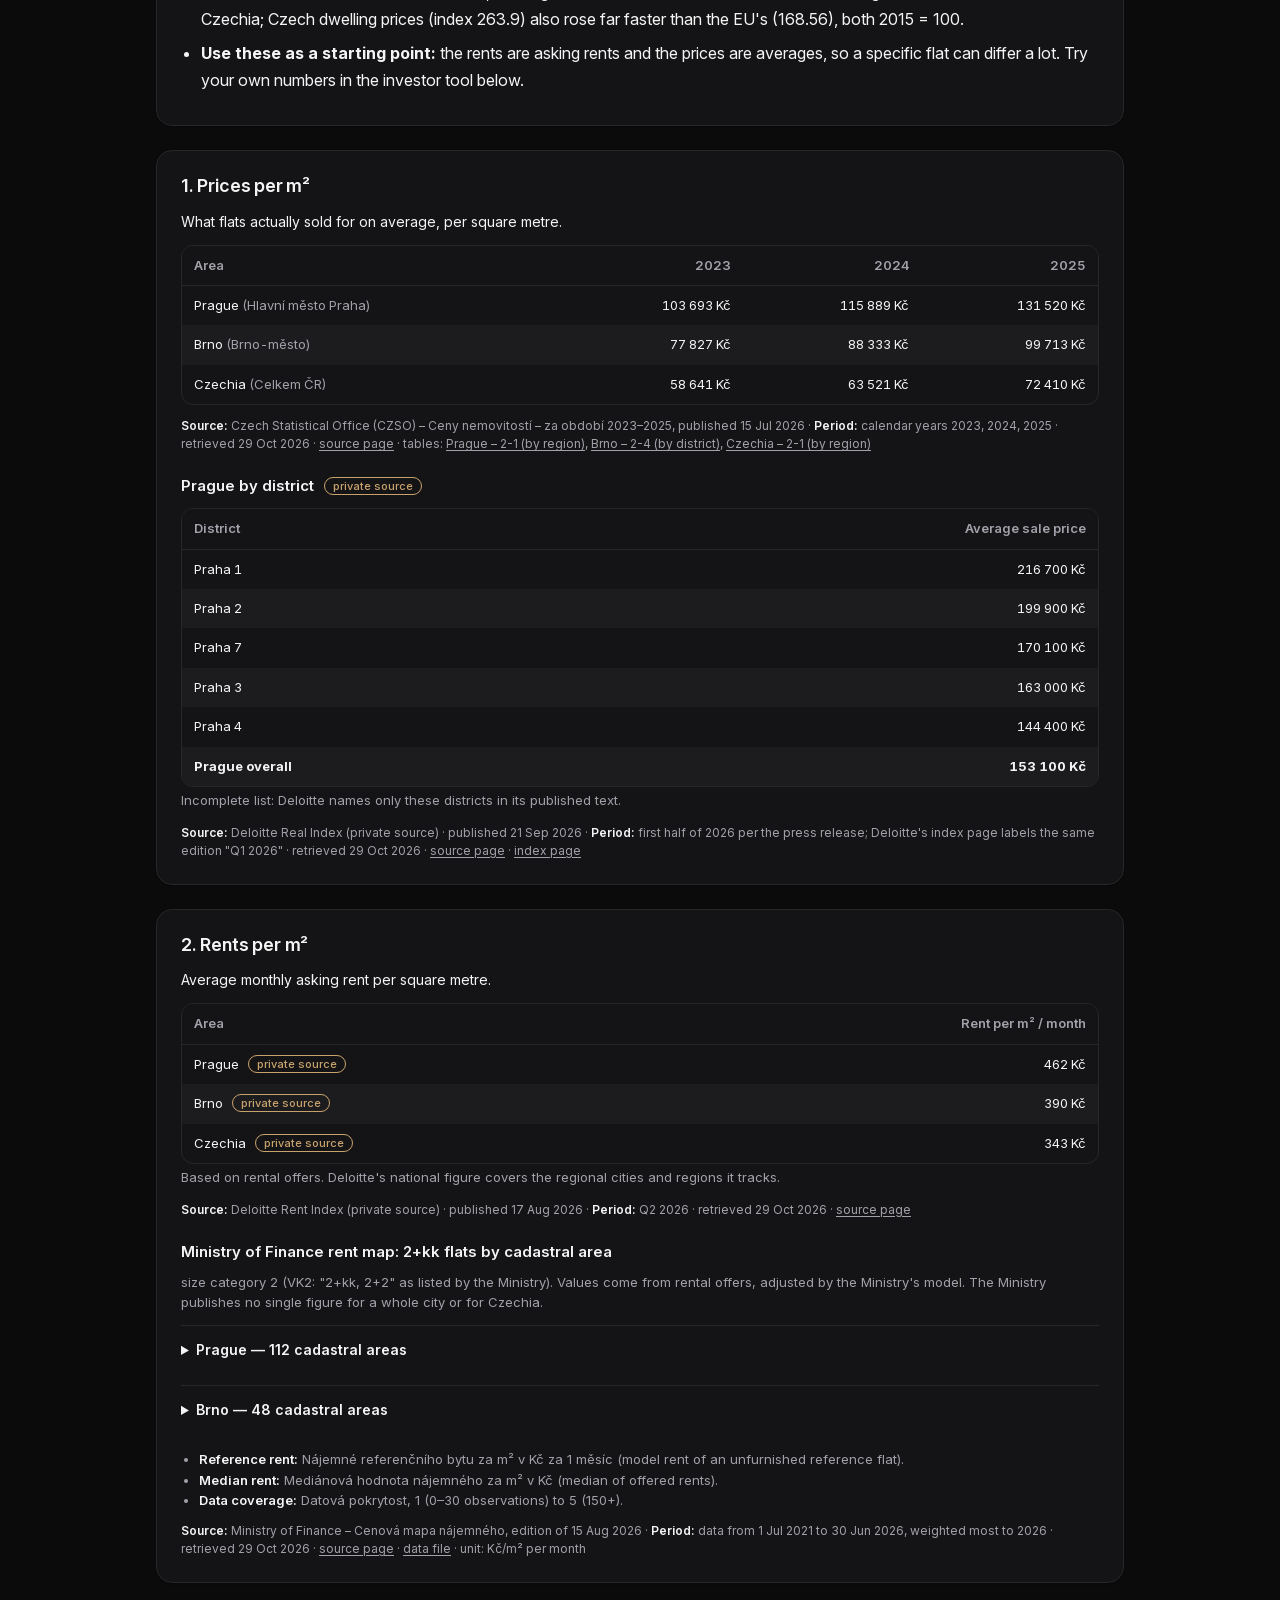
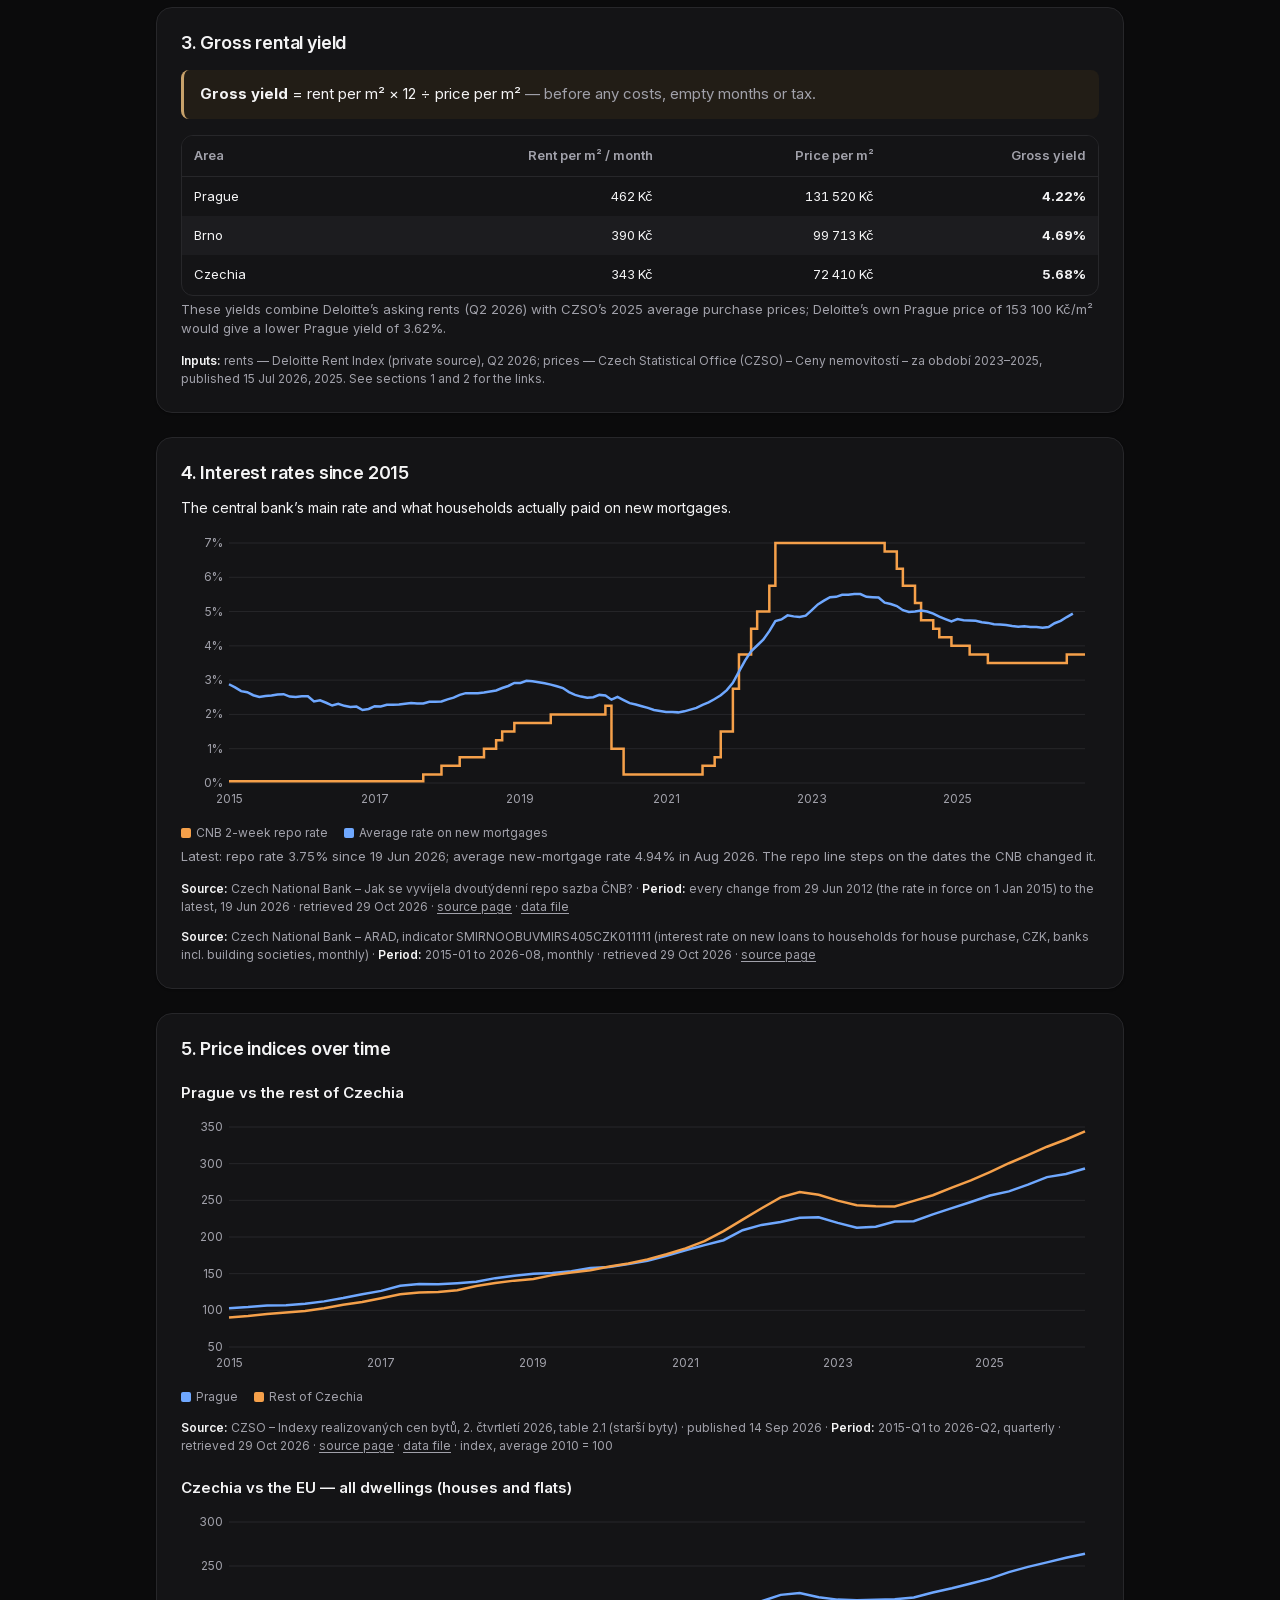
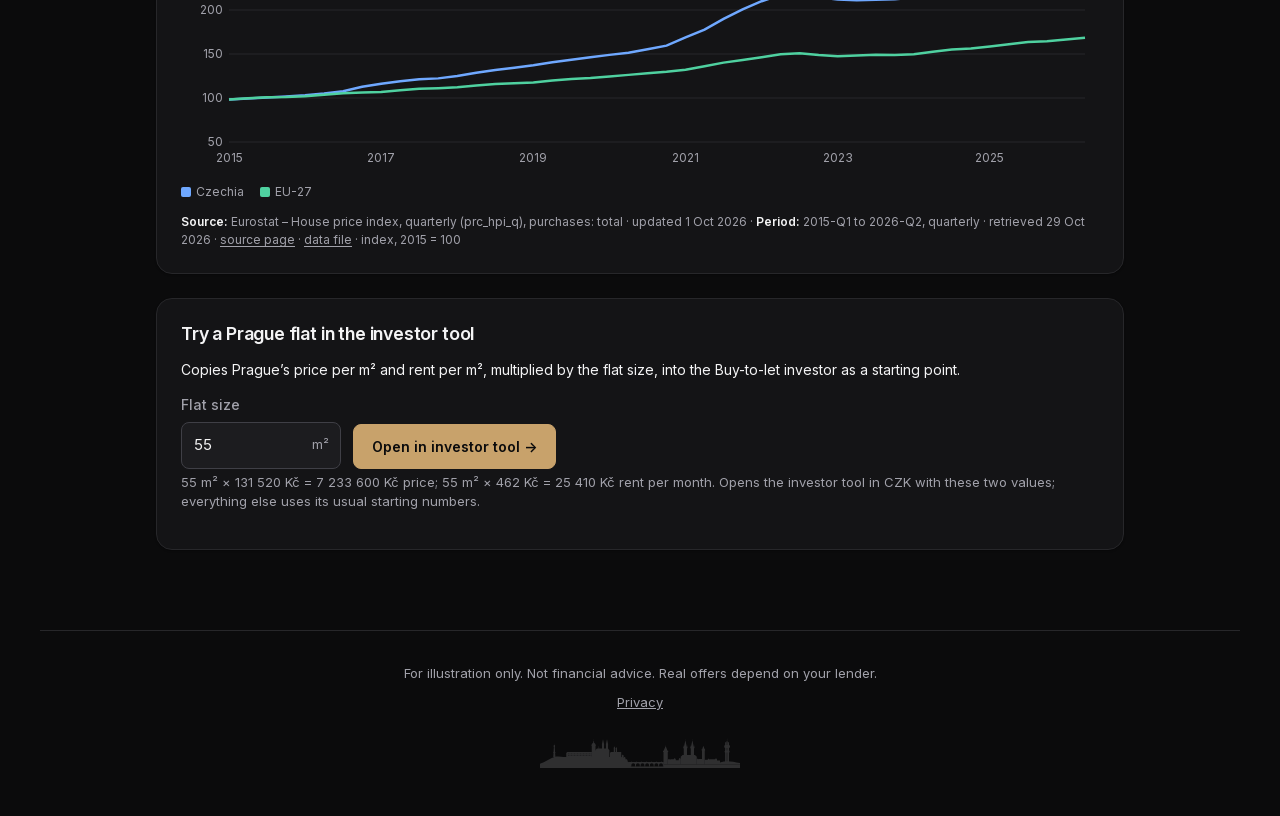
<file: market.html>
<!doctype html>
<html lang="en" data-cur="USD">
<head>
<meta charset="utf-8">
<meta name="viewport" content="width=device-width, initial-scale=1">
<title data-i18n="mk.title">Czech Housing Market: Prices, Rents, Yields &amp; Mortgage Rates</title>
<meta name="description" data-i18n-attr="content:mk.desc" content="Czech flat prices and rents per m², gross rental yields, CNB and mortgage rates and price indices for Prague, Brno and Czechia — with every source cited.">
<link rel="canonical" href="https://abodex.eu/market.html">
<meta property="og:type" content="website">
<meta property="og:site_name" content="Abodex">
<meta property="og:url" content="https://abodex.eu/market.html">
<meta property="og:title" content="Czech Housing Market: Prices, Rents, Yields &amp; Mortgage Rates">
<meta property="og:description" content="Czech flat prices and rents per m², gross rental yields, CNB and mortgage rates and price indices for Prague, Brno and Czechia — with every source cited.">
<meta name="twitter:card" content="summary">
<script type="application/ld+json">
{
  "@context": "https://schema.org",
  "@type": "WebApplication",
  "name": "Czech Housing Market: Prices, Rents, Yields & Mortgage Rates",
  "url": "https://abodex.eu/market.html",
  "description": "Czech flat prices and rents per m², gross rental yields, CNB and mortgage rates and price indices for Prague, Brno and Czechia — with every source cited.",
  "applicationCategory": "FinanceApplication",
  "operatingSystem": "Any",
  "inLanguage": [
    "en",
    "cs"
  ],
  "offers": {
    "@type": "Offer",
    "price": "0",
    "priceCurrency": "EUR"
  }
}
</script>
<link rel="icon" href="favicon.svg" type="image/svg+xml">
<script src="js/theme-init.js"></script>
<script src="js/lang-init.js"></script>
<script src="js/transitions.js"></script>
<link rel="stylesheet" href="css/style.css">
<link rel="stylesheet" href="css/market.css">
</head>
<body>
<div class="ambience" aria-hidden="true"><i></i><i></i><i></i></div>
<nav class="topnav" id="topnav" data-page="market" aria-label="Abodex tools"></nav>
<!-- Photo hero: the photo (PHOTOS in js/common.js, decorative) is a fixed layer behind the page that the data scrolls over -->
<div class="mk-hero">
  <div class="hero-photo" id="heroPhoto" aria-hidden="true"><div class="hero-dim" id="heroDim"></div></div>
  <header>
    <div>
      <h1 data-i18n="mk.h1">Housing Market</h1>
      <p data-i18n="mk.lead">Czech flat prices, rents, yields and interest rates, each with its source.</p>
    </div>
  </header>
  <a class="scroll-cue" id="scrollCue" href="#data" data-i18n-attr="aria-label:mk.scrollLabel" aria-label="Scroll down to the market data">
    <span data-i18n="mk.scroll">Scroll to the data</span>
    <svg viewBox="0 0 24 24" width="22" height="22" aria-hidden="true" focusable="false"><path d="M6 9l6 6 6-6" fill="none" stroke="currentColor" stroke-width="2" stroke-linecap="round" stroke-linejoin="round"/></svg>
  </a>
</div>

<main class="market" id="data" tabindex="-1">
  <p class="load-note" id="loadNote" hidden></p>

  <div class="stack" id="content" hidden>
    <section class="card" id="freshness">
      <h2 data-i18n="mk.fresh">Data last updated</h2>
      <p class="lead" id="freshRetrieved"></p>
      <div class="table-wrap"><table>
        <thead><tr><th data-i18n="mk.thData">Data</th><th data-i18n="mk.thSource">Source</th><th data-i18n="mk.thLatest">Latest period</th></tr></thead>
        <tbody id="freshRows"></tbody>
      </table></div>
      <p class="hint" data-i18n="mk.freshHint">Sources publish on their own schedules, so the latest period differs from one to the next. Full links are under each table and chart below.</p>
    </section>

    <section class="card" id="summaryCard">
      <h2 data-i18n="mk.summary">What this means for buyers and investors</h2>
      <ul class="summary" id="summary"></ul>
    </section>

    <section class="card">
      <h2 data-i18n="mk.prices">1. Prices per m²</h2>
      <p class="lead" data-i18n="mk.pricesLead">What flats actually sold for on average, per square metre.</p>
      <div class="table-wrap"><table>
        <thead><tr><th data-i18n="mk.thArea">Area</th><th id="pYear0"></th><th id="pYear1"></th><th id="pYear2"></th></tr></thead>
        <tbody id="priceRows"></tbody>
      </table></div>
      <p class="source" id="priceSource"></p>

      <h3 class="sub" data-i18n-html="mk.districts">Prague by district <span class="private">private source</span></h3>
      <div class="table-wrap"><table>
        <thead><tr><th data-i18n="mk.thDistrict">District</th><th data-i18n="mk.thSalePrice">Average sale price</th></tr></thead>
        <tbody id="districtRows"></tbody>
      </table></div>
      <p class="hint" id="districtNote"></p>
      <p class="source" id="districtSource"></p>
    </section>

    <section class="card">
      <h2 data-i18n="mk.rents">2. Rents per m²</h2>
      <p class="lead" data-i18n="mk.rentsLead">Average monthly asking rent per square metre.</p>
      <div class="table-wrap"><table>
        <thead><tr><th data-i18n="mk.thArea">Area</th><th data-i18n="mk.thRent">Rent per m² / month</th></tr></thead>
        <tbody id="rentRows"></tbody>
      </table></div>
      <p class="hint" id="rentNote"></p>
      <p class="source" id="rentSource"></p>

      <h3 class="sub" data-i18n="mk.mf">Ministry of Finance rent map: 2+kk flats by cadastral area</h3>
      <p class="hint" id="mfNote"></p>
      <details>
        <summary id="mfPragueSummary" data-i18n="mk.mfPrague">Prague</summary>
        <div class="table-wrap"><table>
          <thead><tr><th data-i18n="mk.thCadastral">Cadastral area</th><th data-i18n="mk.refRent">Reference rent</th><th data-i18n="mk.medRent">Median rent</th><th data-i18n="mk.thCoverage">Data coverage (1–5)</th></tr></thead>
          <tbody id="mfPrague"></tbody>
        </table></div>
      </details>
      <details>
        <summary id="mfBrnoSummary" data-i18n="mk.mfBrno">Brno</summary>
        <div class="table-wrap"><table>
          <thead><tr><th data-i18n="mk.thCadastral">Cadastral area</th><th data-i18n="mk.refRent">Reference rent</th><th data-i18n="mk.medRent">Median rent</th><th data-i18n="mk.thCoverage">Data coverage (1–5)</th></tr></thead>
          <tbody id="mfBrno"></tbody>
        </table></div>
      </details>
      <ul class="defs" id="mfDefs"></ul>
      <p class="source" id="mfSource"></p>
    </section>

    <section class="card">
      <h2 data-i18n="mk.yield">3. Gross rental yield</h2>
      <p class="formula" id="yieldFormula"></p>
      <div class="table-wrap"><table>
        <thead><tr><th data-i18n="mk.thArea">Area</th><th data-i18n="mk.thRent">Rent per m² / month</th><th data-i18n="mk.thPrice">Price per m²</th><th data-i18n="mk.thYield">Gross yield</th></tr></thead>
        <tbody id="yieldRows"></tbody>
      </table></div>
      <p class="hint" id="yieldNote"></p>
      <p class="source" id="yieldSource"></p>
    </section>

    <section class="card">
      <h2 data-i18n="mk.rates">4. Interest rates since 2015</h2>
      <p class="lead" data-i18n="mk.ratesLead">The central bank’s main rate and what households actually paid on new mortgages.</p>
      <canvas id="rateChart" height="280"></canvas>
      <div class="chart-legend">
        <span><i style="background:var(--interest)"></i><span data-i18n="mk.keyRepo">CNB 2-week repo rate</span></span>
        <span><i style="background:var(--principal)"></i><span data-i18n="mk.keyMort">Average rate on new mortgages</span></span>
      </div>
      <p class="hint" id="rateLatest"></p>
      <p class="source" id="repoSource"></p>
      <p class="source" id="mortSource"></p>
    </section>

    <section class="card">
      <h2 data-i18n="mk.indices">5. Price indices over time</h2>
      <h3 class="sub" data-i18n="mk.czTitle">Prague vs the rest of Czechia</h3>
      <canvas id="czChart" height="260"></canvas>
      <div class="chart-legend">
        <span><i style="background:var(--principal)"></i><span data-i18n="mk.keyPrague">Prague</span></span>
        <span><i style="background:var(--interest)"></i><span data-i18n="mk.keyRest">Rest of Czechia</span></span>
      </div>
      <p class="source" id="czSource"></p>

      <h3 class="sub" data-i18n="mk.euTitle">Czechia vs the EU — all dwellings (houses and flats)</h3>
      <canvas id="euChart" height="260"></canvas>
      <div class="chart-legend">
        <span><i style="background:var(--principal)"></i><span data-i18n="mk.keyCz">Czechia</span></span>
        <span><i style="background:var(--tax)"></i><span data-i18n="mk.keyEu">EU-27</span></span>
      </div>
      <p class="source" id="euSource"></p>
    </section>

    <section class="card">
      <h2 data-i18n="mk.copyTitle">Try a Prague flat in the investor tool</h2>
      <p class="lead" data-i18n="mk.copyLead">Copies Prague’s price per m² and rent per m², multiplied by the flat size, into the Buy-to-let investor as a starting point.</p>
      <div class="copy-row">
        <div class="field">
          <label for="flatSize" data-i18n="mk.flatSize">Flat size</label>
          <div class="unit post"><span>m²</span><input id="flatSize" type="number" min="10" max="400" step="1" value="55"></div>
        </div>
        <a class="btn primary" id="copyBtn" href="invest.html" data-i18n="mk.copyBtn">Open in investor tool →</a>
      </div>
      <p class="hint" id="copyPreview"></p>
    </section>
  </div>
</main>

<footer>
  <p data-i18n="footer">For illustration only. Not financial advice. Real offers depend on your lender.</p>
  <p class="footer-links"><a href="privacy.html" data-i18n="footer.privacy">Privacy</a></p>
  <svg class="footer-sky" xmlns="http://www.w3.org/2000/svg" viewBox="0 0 1600 240" width="1600" height="240" fill="currentColor" aria-hidden="true" focusable="false"><path d="M0 240 V205 C40 195 80 160 120 150 C150 144 170 150 190 152 L650 152 C680 160 700 190 725 212 L726 228 H988 L988 212 L1600 212 V240Z"/><path d="M106 152 L111 70 L109 70 L109 64 L120 64 L120 70 L118 70 L123 152Z M104 112 h21 v4 h-21z M108 64 L114 52 L121 64Z M113.5 52 v-10 h1 v10z"/><path fill-rule="evenodd" d="M210 152 V120 L218 112 H415 V152Z M226 124 h4 v6 h-4z M226 138 h4 v6 h-4z M238 124 h4 v6 h-4z M238 138 h4 v6 h-4z M250 124 h4 v6 h-4z M250 138 h4 v6 h-4z M262 124 h4 v6 h-4z M262 138 h4 v6 h-4z M274 124 h4 v6 h-4z M274 138 h4 v6 h-4z M286 124 h4 v6 h-4z M286 138 h4 v6 h-4z M298 124 h4 v6 h-4z M298 138 h4 v6 h-4z M310 124 h4 v6 h-4z M310 138 h4 v6 h-4z M322 124 h4 v6 h-4z M322 138 h4 v6 h-4z M334 124 h4 v6 h-4z M334 138 h4 v6 h-4z M346 124 h4 v6 h-4z M346 138 h4 v6 h-4z M358 124 h4 v6 h-4z M358 138 h4 v6 h-4z M370 124 h4 v6 h-4z M370 138 h4 v6 h-4z M382 124 h4 v6 h-4z M382 138 h4 v6 h-4z M394 124 h4 v6 h-4z M394 138 h4 v6 h-4z M406 124 h4 v6 h-4z M406 138 h4 v6 h-4z"/><path d="M560 152 V118 L566 112 H650 V152Z"/><path d="M440 152 V100 L455 84 H545 L555 100 V152Z"/><path d="M468 86 L471 58 L474 86Z"/><path d="M414 152 V60 H444 V152Z M410 60 H448 V55 H410Z M413 55 C413 44 422 40 429 38 C436 40 445 44 445 55Z M425 38 V30 H433 V38Z M424 30 C424 24 434 24 434 30Z M428.3 26 V8 h1.4 V26Z"/><path d="M496 152 V58 H512 V152Z M494 58 L504 8 L514 58Z"/><path d="M528 152 V58 H544 V152Z M526 58 L536 8 L546 58Z"/><path d="M590 112 V82 H600 V112Z M588 82 L595 66 L602 82Z M606 112 V86 H616 V112Z M604 86 L611 72 L618 86Z"/><path d="M655 152 V140 L662 132 L669 140 V160 L676 150 L684 158 V176 L692 168 L700 176 V195 L706 190 L712 196 V212 H650Z"/><path fill-rule="evenodd" d="M712 228 V192 H990 V228Z M731 228 V214 A15 13 0 0 1 761 214 V228Z M768 228 V214 A15 13 0 0 1 798 214 V228Z M805 228 V214 A15 13 0 0 1 835 214 V228Z M842 228 V214 A15 13 0 0 1 872 214 V228Z M879 228 V214 A15 13 0 0 1 909 214 V228Z M916 228 V214 A15 13 0 0 1 946 214 V228Z M953 228 V214 A15 13 0 0 1 983 214 V228Z"/><path d="M730 194 v-9 h3 v9z M770 194 v-9 h3 v9z M810 194 v-9 h3 v9z M850 194 v-9 h3 v9z M890 194 v-9 h3 v9z M930 194 v-9 h3 v9z M970 194 v-9 h3 v9z"/><path d="M988 212 V112 H1022 V212Z M984 112 H1026 V108 H984Z M987 108 L1005 64 L1023 108Z M984 108 L986 96 L988 108Z M1022 108 L1024 96 L1026 108Z M1004.3 64 V56 h1.4 V64Z"/><path d="M1022 212 V176 L1032 166 L1042 176 V170 H1070 L1078 160 L1086 170 V178 H1110 V168 L1118 158 L1126 168 V212Z"/><path d="M1126 212 V150 L1140 136 H1240 L1254 150 V212Z"/><path d="M1150 150 V82 H1176 V150Z M1146 82 H1180 V78 H1146Z M1150 78 L1163 18 L1176 78Z M1146 78 L1149 56 L1152 78Z M1174 78 L1177 56 L1180 78Z M1155 66 L1157 44 L1159 66Z M1167 66 L1169 44 L1171 66Z M1162.3 18 V8 h1.4 V18Z"/><path d="M1206 150 V82 H1232 V150Z M1202 82 H1236 V78 H1202Z M1206 78 L1219 18 L1232 78Z M1202 78 L1205 56 L1208 78Z M1230 78 L1233 56 L1236 78Z M1211 66 L1213 44 L1215 66Z M1223 66 L1225 44 L1227 66Z M1218.3 18 V8 h1.4 V18Z"/><path d="M1254 212 V172 L1262 164 L1270 172 V168 H1296 V212Z"/><path d="M1296 212 V100 H1318 V212Z M1293 100 H1321 V96 H1293Z M1295 96 L1307 62 L1319 96Z M1293 96 L1295 84 L1297 96Z M1317 96 L1319 84 L1321 96Z"/><path d="M1318 212 V174 H1340 L1350 164 L1360 174 V170 H1400 L1408 162 L1416 170 V180 H1440 V212Z"/><path d="M1440 212 V196 C1460 190 1480 186 1500 186 C1530 186 1560 194 1600 200 V212Z"/><path d="M1481 192 V34 H1490 V192Z M1492 192 V26 H1501 V192Z M1503 192 V34 H1512 V192Z"/><rect x="1474" y="56" width="46" height="24" rx="10"/><rect x="1477" y="100" width="40" height="16" rx="7"/><path d="M1495.5 26 V4 h2 V26Z"/></svg>
</footer>

<script src="js/lang/en.js"></script>
<script src="js/lang/cs.js"></script>
<script src="js/common.js"></script>
<script src="js/market.js"></script>
</body>
</html>
</file>
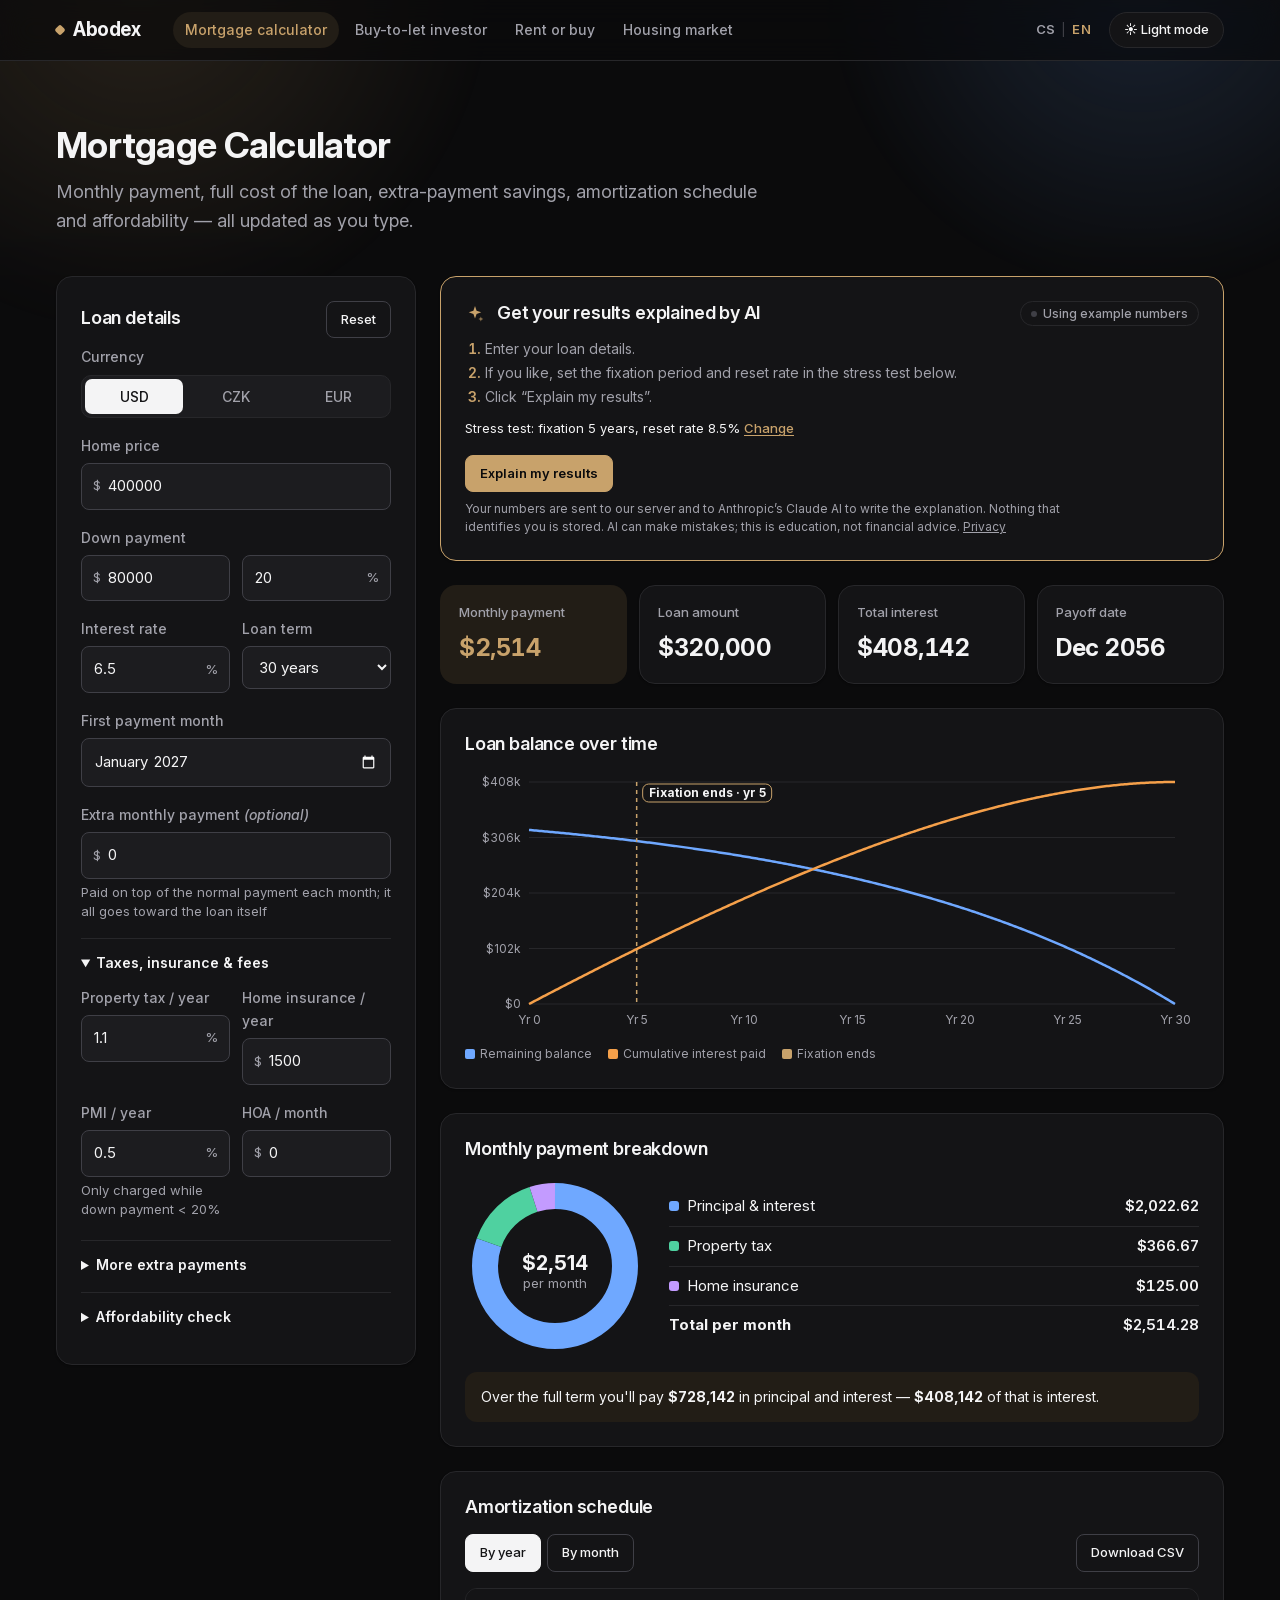
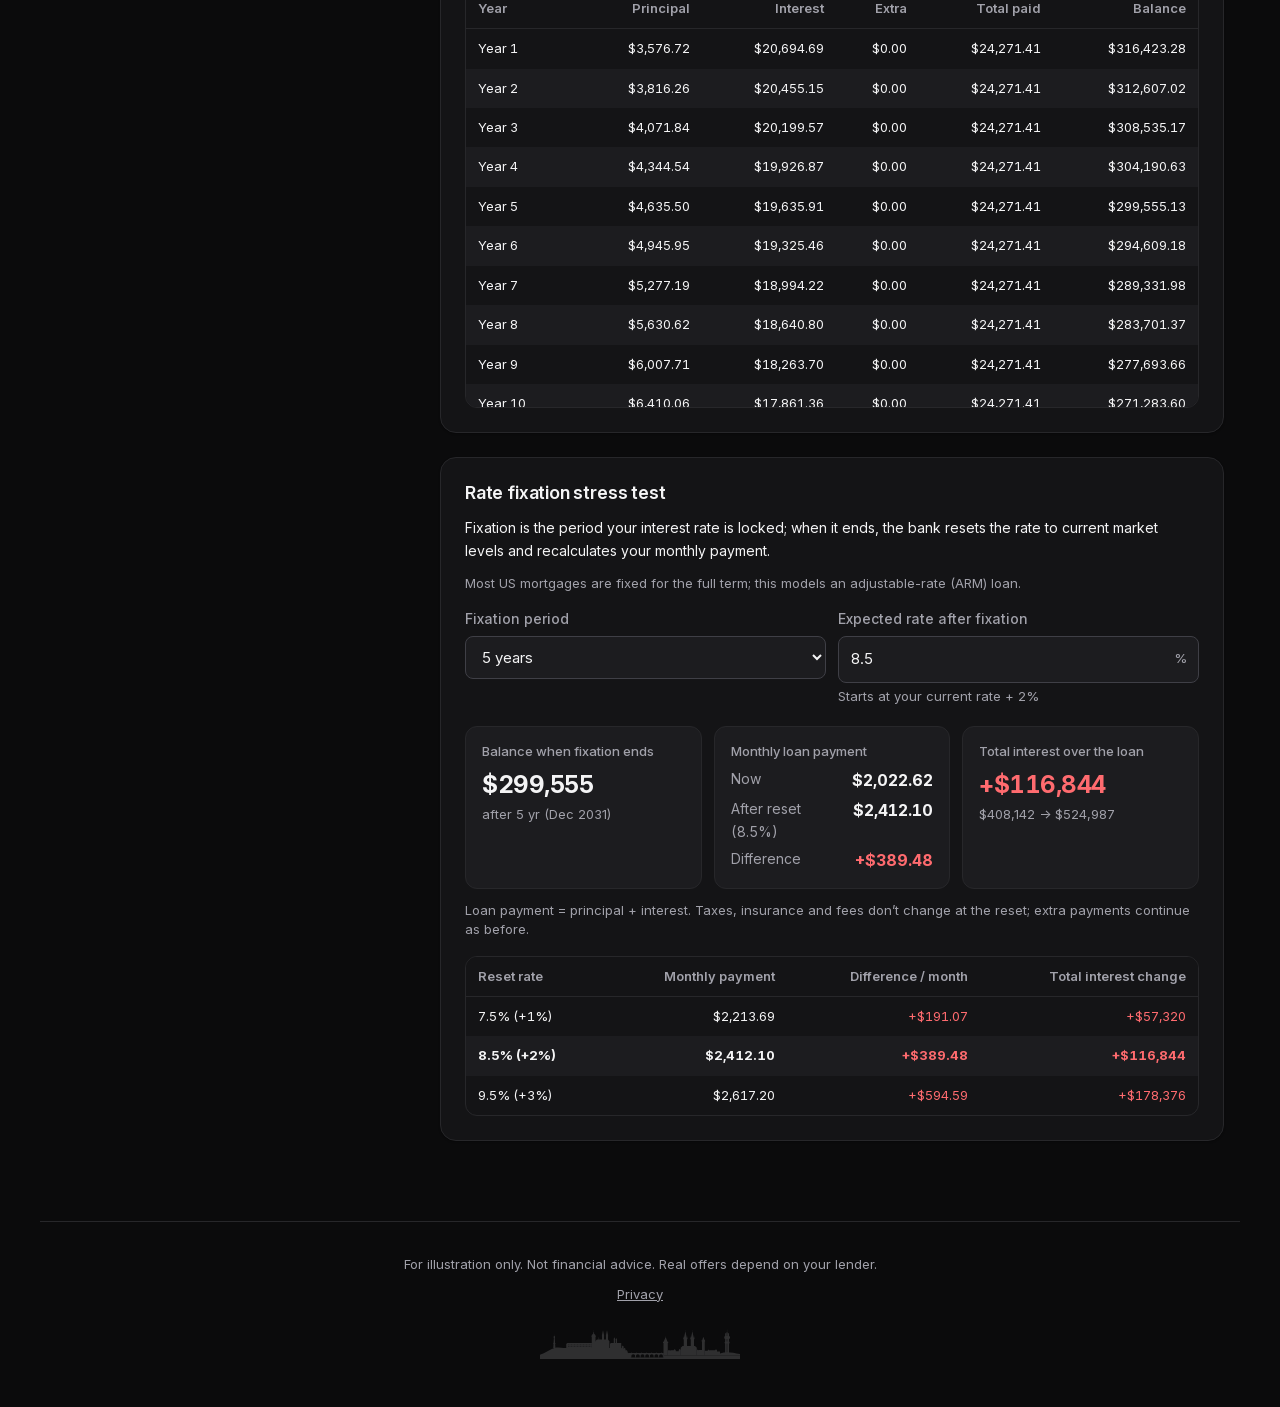
<file: mortgage.html>
<!doctype html>
<html lang="en" data-cur="USD">
<head>
<meta charset="utf-8">
<meta name="viewport" content="width=device-width, initial-scale=1">
<title data-i18n="m.title">Mortgage Calculator with Extra Payments</title>
<meta name="description" data-i18n-attr="content:m.desc" content="Estimate your monthly mortgage payment with taxes, insurance and PMI, and see how extra payments shorten your loan and cut total interest. Free tool.">
<link rel="canonical" href="https://abodex.eu/mortgage.html">
<meta property="og:type" content="website">
<meta property="og:site_name" content="Abodex">
<meta property="og:url" content="https://abodex.eu/mortgage.html">
<meta property="og:title" content="Mortgage Calculator with Extra Payments">
<meta property="og:description" content="Estimate your monthly mortgage payment with taxes, insurance and PMI, and see how extra payments shorten your loan and cut total interest. Free tool.">
<meta name="twitter:card" content="summary">
<script type="application/ld+json">
{
  "@context": "https://schema.org",
  "@type": "WebApplication",
  "name": "Mortgage Calculator with Extra Payments",
  "url": "https://abodex.eu/mortgage.html",
  "description": "Estimate your monthly mortgage payment with taxes, insurance and PMI, and see how extra payments shorten your loan and cut total interest. Free tool.",
  "applicationCategory": "FinanceApplication",
  "operatingSystem": "Any",
  "inLanguage": [
    "en",
    "cs"
  ],
  "offers": {
    "@type": "Offer",
    "price": "0",
    "priceCurrency": "EUR"
  }
}
</script>
<link rel="icon" href="favicon.svg" type="image/svg+xml">
<script src="js/theme-init.js"></script>
<script src="js/lang-init.js"></script>
<script src="js/transitions.js"></script>
<link rel="stylesheet" href="css/style.css">
<link rel="stylesheet" href="css/mortgage.css">
</head>
<body>
<div class="ambience" aria-hidden="true"><i></i><i></i><i></i></div>
<nav class="topnav" id="topnav" data-page="mortgage" aria-label="Abodex tools"></nav>
<header>
  <div>
    <h1 data-i18n="m.h1">Mortgage Calculator</h1>
    <p data-i18n="m.lead">Monthly payment, full cost of the loan, extra-payment savings, amortization schedule and affordability — all updated as you type.</p>
  </div>
</header>

<main class="two-col">
  <!-- ============ INPUTS ============ -->
  <section class="card" aria-label="Loan details" data-i18n-attr="aria-label:m.inputs">
    <div class="card-head">
      <h2 data-i18n="m.inputs">Loan details</h2>
      <button class="btn" id="reset" title="Put every input back to its starting value" data-i18n="common.reset" data-i18n-attr="title:common.resetTitle">Reset</button>
    </div>

    <div class="field">
      <label id="currencyLabel" data-i18n="common.currency">Currency</label>
      <div class="currency" role="group" aria-labelledby="currencyLabel">
        <button type="button" data-cur="USD" class="active" aria-pressed="true">USD</button>
        <button type="button" data-cur="CZK" aria-pressed="false">CZK</button>
        <button type="button" data-cur="EUR" aria-pressed="false">EUR</button>
      </div>
    </div>

    <div class="field">
      <label for="price" data-i18n="m.price">Home price</label>
      <div class="unit pre money"><span>$</span><input id="price" type="number" min="0" step="1000" value="400000"></div>
    </div>

    <div class="field">
      <label data-i18n="common.downPayment">Down payment</label>
      <div class="row">
        <div class="unit pre money"><span>$</span><input id="downAmt" type="number" min="0" step="1000" value="80000"></div>
        <div class="unit post"><span>%</span><input id="downPct" type="number" min="0" max="100" step="0.5" value="20"></div>
      </div>
      <div class="warn" id="ltvWarn" hidden></div>
    </div>

    <div class="row">
      <div class="field">
        <label for="rate" data-i18n="common.interestRate">Interest rate</label>
        <div class="unit post"><span>%</span><input id="rate" type="number" min="0" step="0.05" value="6.5"></div>
        <div class="hint eu-only" data-i18n="m.rateHint">European mortgages usually fix the rate for 1–10 years, not the whole loan. After that the rate resets, so later payments may change.</div>
      </div>
      <div class="field">
        <label for="term" data-i18n="common.loanTerm">Loan term</label>
        <select id="term">
          <option value="30" selected data-i18n="common.y30">30 years</option>
          <option value="25" data-i18n="common.y25">25 years</option>
          <option value="20" data-i18n="common.y20">20 years</option>
          <option value="15" data-i18n="common.y15">15 years</option>
          <option value="10" data-i18n="common.y10">10 years</option>
        </select>
      </div>
    </div>

    <div class="field">
      <label for="start" data-i18n="m.start">First payment month</label>
      <input id="start" type="month">
    </div>

    <div class="field">
      <label for="extraMonthly" data-i18n-html="m.extraMonthly">Extra monthly payment <span class="optional">(optional)</span></label>
      <div class="unit pre money"><span>$</span><input id="extraMonthly" type="number" min="0" step="50" value="0"></div>
      <div class="hint" data-i18n="m.extraMonthlyHint">Paid on top of the normal payment each month; it all goes toward the loan itself</div>
    </div>

    <details open>
      <summary data-i18n="m.costs">Taxes, insurance &amp; fees</summary>
      <div class="row">
        <div class="field">
          <label for="tax" class="us-only" data-i18n="common.taxYear">Property tax / year</label>
          <label for="taxAmt" class="eu-only" data-i18n="common.taxYear">Property tax / year</label>
          <div class="unit post us-only"><span>%</span><input id="tax" type="number" min="0" step="0.05" value="1.1"></div>
          <div class="unit pre money eu-only"><span>$</span><input id="taxAmt" type="number" min="0" step="100" value="0"></div>
        </div>
        <div class="field">
          <label for="ins" data-i18n="common.homeInsYear">Home insurance / year</label>
          <div class="unit pre money"><span>$</span><input id="ins" type="number" min="0" step="50" value="1500"></div>
        </div>
      </div>
      <div class="row">
        <div class="field us-only">
          <label for="pmi" data-i18n="m.pmi">PMI / year</label>
          <div class="unit post"><span>%</span><input id="pmi" type="number" min="0" step="0.05" value="0.5"></div>
          <div class="hint" data-i18n="m.pmiHint">Only charged while down payment &lt; 20%</div>
        </div>
        <div class="field">
          <label for="hoa" id="hoaLabel" data-i18n="common.hoaMonth">HOA / month</label>
          <div class="unit pre money"><span>$</span><input id="hoa" type="number" min="0" step="10" value="0"></div>
        </div>
      </div>
    </details>

    <details>
      <summary data-i18n="m.more">More extra payments</summary>
      <div class="field">
        <label for="extraYearly" data-i18n="m.extraYearly">Extra once a year</label>
        <div class="unit pre money"><span>$</span><input id="extraYearly" type="number" min="0" step="500" value="0"></div>
        <div class="hint" data-i18n="m.extraYearlyHint">Paid with every 12th payment</div>
      </div>
      <div class="field">
        <label for="lump" data-i18n="m.lump">One-time lump sum</label>
        <div class="row">
          <div class="unit pre money"><span>$</span><input id="lump" type="number" min="0" step="1000" value="0"></div>
          <div class="unit post"><span data-i18n="unit.mo">mo</span><input id="lumpMonth" type="number" min="1" step="1" value="12" title="Payment number when the lump sum is paid" data-i18n-attr="title:m.lumpTitle"></div>
        </div>
        <div class="hint" data-i18n="m.lumpHint">Right box = which payment number it goes in with</div>
      </div>
    </details>

    <details>
      <summary data-i18n="m.afford">Affordability check</summary>
      <div class="afford">
        <div class="row">
          <div class="field">
            <label for="income" data-i18n="m.income">Gross income / year</label>
            <div class="unit pre money"><span>$</span><input id="income" type="number" min="0" step="1000" value="120000"></div>
          </div>
          <div class="field">
            <label for="debts" data-i18n="m.debts">Other debts / month</label>
            <div class="unit pre money"><span>$</span><input id="debts" type="number" min="0" step="50" value="400"></div>
          </div>
        </div>
        <div class="hint eu-only" data-i18n="m.affordHint">Based on the US 28/36 rule of thumb. Czech banks use different limits.</div>
        <div id="affordOut" class="result"></div>
      </div>
    </details>
  </section>

  <!-- ============ RESULTS ============ -->
  <div class="stack">
    <!-- "Explain my results" (js/advisor.js); the status, settings line and hint are filled in by js/mortgage.js -->
    <section class="card advisor-card" id="advisorCard" aria-labelledby="advisorTitle">
      <div class="advisor-head">
        <svg class="sparkle" viewBox="0 0 24 24" width="20" height="20" aria-hidden="true" focusable="false">
          <path d="M12 2.5l1.9 5.6 5.6 1.9-5.6 1.9L12 17.5l-1.9-5.6L4.5 10l5.6-1.9z" fill="currentColor"/>
          <path d="M19 15l.8 2.2 2.2.8-2.2.8L19 21l-.8-2.2-2.2-.8 2.2-.8z" fill="currentColor" opacity="0.7"/>
        </svg>
        <h2 id="advisorTitle" data-i18n="adv.title">Get your results explained by AI</h2>
        <span class="advisor-status" id="advisorStatus"></span>
      </div>
      <ol class="advisor-steps">
        <li data-i18n="adv.step1">Enter your loan details.</li>
        <li data-i18n="adv.step2">If you like, set the fixation period and reset rate in the stress test below.</li>
        <li data-i18n="adv.step3">Click “Explain my results”.</li>
      </ol>
      <p class="advisor-settings" id="advisorSettings" hidden><span id="advisorSettingsText"></span> <a href="#stressCard" id="advisorToStress" data-i18n="adv.change">Change</a></p>
      <button type="button" class="btn primary" id="advisorBtn" data-i18n="adv.button">Explain my results</button>
      <p class="advisor-hint" id="advisorHint" hidden></p>
      <p class="advisor-note" data-i18n-html="adv.notice">Your numbers are sent to our server and to Anthropic’s Claude AI to write the explanation. Nothing that identifies you is stored. AI can make mistakes; this is education, not financial advice. <a href="privacy.html">Privacy</a></p>
      <div class="advisor-out" id="advisorOut" role="status" aria-live="polite" hidden></div>
    </section>

    <div class="kpis">
      <div class="kpi main"><div class="label" data-i18n="common.monthlyPayment">Monthly payment</div><div class="value" id="kMonthly">–</div></div>
      <div class="kpi"><div class="label" data-i18n="common.loanAmount">Loan amount</div><div class="value" id="kLoan">–</div></div>
      <div class="kpi"><div class="label" data-i18n="m.kInterest">Total interest</div><div class="value" id="kInterest">–</div></div>
      <div class="kpi"><div class="label" data-i18n="m.kPayoff">Payoff date</div><div class="value" id="kPayoff">–</div></div>
    </div>

    <section class="card" id="overCard" hidden>
      <h2 data-i18n="m.overTitle">Effect of your extra payments</h2>
      <div class="over">
        <div>
          <div class="label" data-i18n="m.newTime">New payoff time</div>
          <div class="value" id="oTime">–</div>
          <div class="sub" id="oTimeSub"></div>
        </div>
        <div>
          <div class="label" data-i18n="m.kInterest">Total interest</div>
          <div class="compare"><span data-i18n="m.without">Without extra</span><b id="oIntBase">–</b></div>
          <div class="compare"><span data-i18n="m.with">With extra</span><b id="oIntExtra">–</b></div>
        </div>
        <div class="saved">
          <div class="label" data-i18n="m.saved">Interest saved</div>
          <div class="value" id="oSaved">–</div>
          <div class="sub" id="oSavedSub"></div>
        </div>
      </div>
    </section>

    <section class="card">
      <h2 data-i18n="m.chartTitle">Loan balance over time</h2>
      <canvas id="chart" height="260"></canvas>
      <div class="chart-legend">
        <span><i style="background:var(--principal)"></i><span data-i18n="m.keyBalance">Remaining balance</span></span>
        <span><i style="background:var(--interest)"></i><span data-i18n="m.keyInterest">Cumulative interest paid</span></span>
        <span id="baselineKey" hidden><i style="background:var(--muted)"></i><span data-i18n="m.keyBaseline">Balance without extra payments</span></span>
        <span id="fixKey" hidden><i style="background:var(--accent)"></i><span data-i18n="m.keyFix">Fixation ends</span></span>
      </div>
    </section>

    <section class="card">
      <h2 data-i18n="m.breakdown">Monthly payment breakdown</h2>
      <div class="breakdown">
        <canvas id="donut" width="180" height="180" style="width:180px;height:180px"></canvas>
        <div class="legend" id="legend"></div>
      </div>
      <div class="savings" id="savings"></div>
    </section>

    <section class="card">
      <h2 data-i18n="m.schedule">Amortization schedule</h2>
      <div class="tabs">
        <button id="tabYear" class="active" data-i18n="m.byYear">By year</button>
        <button id="tabMonth" data-i18n="m.byMonth">By month</button>
        <span class="spacer"></span>
        <button class="btn" id="csv" data-i18n="m.csv">Download CSV</button>
      </div>
      <div class="table-wrap">
        <table>
          <thead><tr><th id="periodHead" data-i18n="common.year">Year</th><th data-i18n="m.thPrincipal">Principal</th><th data-i18n="m.thInterest">Interest</th><th data-i18n="m.thExtra">Extra</th><th data-i18n="m.thTotal">Total paid</th><th data-i18n="m.thBalance">Balance</th></tr></thead>
          <tbody id="tbody"></tbody>
        </table>
      </div>
    </section>

    <section class="card" id="stressCard" hidden>
      <h2 data-i18n="m.stress">Rate fixation stress test</h2>
      <p class="lead" data-i18n="m.stressLead">Fixation is the period your interest rate is locked; when it ends, the bank resets the rate to current market levels and recalculates your monthly payment.</p>
      <p class="hint us-only" data-i18n="m.stressUs">Most US mortgages are fixed for the full term; this models an adjustable-rate (ARM) loan.</p>
      <div class="row">
        <div class="field">
          <label for="fixYears" data-i18n="m.fixPeriod">Fixation period</label>
          <select id="fixYears">
            <option value="1" data-i18n="common.y1">1 year</option>
            <option value="3" data-i18n="common.y3">3 years</option>
            <option value="5" selected data-i18n="common.y5">5 years</option>
            <option value="7" data-i18n="common.y7">7 years</option>
            <option value="10" data-i18n="common.y10">10 years</option>
          </select>
        </div>
        <div class="field">
          <label for="resetRate" data-i18n="m.resetRate">Expected rate after fixation</label>
          <div class="unit post"><span>%</span><input id="resetRate" type="number" min="0" step="0.05"></div>
          <div class="hint" id="resetRateHint" data-i18n="m.resetAuto">Starts at your current rate + 2%</div>
        </div>
      </div>
      <div class="savings" id="stressMsg" hidden></div>
      <div id="stressBody">
        <div class="over">
          <div>
            <div class="label" data-i18n="m.fixBalance">Balance when fixation ends</div>
            <div class="value" id="sBalance">–</div>
            <div class="sub" id="sBalanceSub"></div>
          </div>
          <div>
            <div class="label" data-i18n="m.loanPayment">Monthly loan payment</div>
            <div class="compare"><span data-i18n="m.now">Now</span><b id="sPayNow">–</b></div>
            <div class="compare"><span id="sPayAfterLabel" data-i18n="m.afterResetPlain">After reset</span><b id="sPayAfter">–</b></div>
            <div class="compare"><span data-i18n="m.difference">Difference</span><b id="sPayDiff">–</b></div>
          </div>
          <div>
            <div class="label" data-i18n="m.intOverLoan">Total interest over the loan</div>
            <div class="value" id="sInt">–</div>
            <div class="sub" id="sIntSub"></div>
          </div>
        </div>
        <div class="hint" data-i18n="m.stressHint">Loan payment = principal + interest. Taxes, insurance and fees don’t change at the reset; extra payments continue as before.</div>
        <div class="table-wrap stress-table">
          <table>
            <thead><tr><th data-i18n="m.thResetRate">Reset rate</th><th data-i18n="common.monthlyPayment">Monthly payment</th><th data-i18n="m.thDiffMonth">Difference / month</th><th data-i18n="m.thIntChange">Total interest change</th></tr></thead>
            <tbody id="stressRows"></tbody>
          </table>
        </div>
      </div>
    </section>
  </div>
</main>

<footer>
  <p data-i18n="footer">For illustration only. Not financial advice. Real offers depend on your lender.</p>
  <p class="footer-links"><a href="privacy.html" data-i18n="footer.privacy">Privacy</a></p>
  <svg class="footer-sky" xmlns="http://www.w3.org/2000/svg" viewBox="0 0 1600 240" width="1600" height="240" fill="currentColor" aria-hidden="true" focusable="false"><path d="M0 240 V205 C40 195 80 160 120 150 C150 144 170 150 190 152 L650 152 C680 160 700 190 725 212 L726 228 H988 L988 212 L1600 212 V240Z"/><path d="M106 152 L111 70 L109 70 L109 64 L120 64 L120 70 L118 70 L123 152Z M104 112 h21 v4 h-21z M108 64 L114 52 L121 64Z M113.5 52 v-10 h1 v10z"/><path fill-rule="evenodd" d="M210 152 V120 L218 112 H415 V152Z M226 124 h4 v6 h-4z M226 138 h4 v6 h-4z M238 124 h4 v6 h-4z M238 138 h4 v6 h-4z M250 124 h4 v6 h-4z M250 138 h4 v6 h-4z M262 124 h4 v6 h-4z M262 138 h4 v6 h-4z M274 124 h4 v6 h-4z M274 138 h4 v6 h-4z M286 124 h4 v6 h-4z M286 138 h4 v6 h-4z M298 124 h4 v6 h-4z M298 138 h4 v6 h-4z M310 124 h4 v6 h-4z M310 138 h4 v6 h-4z M322 124 h4 v6 h-4z M322 138 h4 v6 h-4z M334 124 h4 v6 h-4z M334 138 h4 v6 h-4z M346 124 h4 v6 h-4z M346 138 h4 v6 h-4z M358 124 h4 v6 h-4z M358 138 h4 v6 h-4z M370 124 h4 v6 h-4z M370 138 h4 v6 h-4z M382 124 h4 v6 h-4z M382 138 h4 v6 h-4z M394 124 h4 v6 h-4z M394 138 h4 v6 h-4z M406 124 h4 v6 h-4z M406 138 h4 v6 h-4z"/><path d="M560 152 V118 L566 112 H650 V152Z"/><path d="M440 152 V100 L455 84 H545 L555 100 V152Z"/><path d="M468 86 L471 58 L474 86Z"/><path d="M414 152 V60 H444 V152Z M410 60 H448 V55 H410Z M413 55 C413 44 422 40 429 38 C436 40 445 44 445 55Z M425 38 V30 H433 V38Z M424 30 C424 24 434 24 434 30Z M428.3 26 V8 h1.4 V26Z"/><path d="M496 152 V58 H512 V152Z M494 58 L504 8 L514 58Z"/><path d="M528 152 V58 H544 V152Z M526 58 L536 8 L546 58Z"/><path d="M590 112 V82 H600 V112Z M588 82 L595 66 L602 82Z M606 112 V86 H616 V112Z M604 86 L611 72 L618 86Z"/><path d="M655 152 V140 L662 132 L669 140 V160 L676 150 L684 158 V176 L692 168 L700 176 V195 L706 190 L712 196 V212 H650Z"/><path fill-rule="evenodd" d="M712 228 V192 H990 V228Z M731 228 V214 A15 13 0 0 1 761 214 V228Z M768 228 V214 A15 13 0 0 1 798 214 V228Z M805 228 V214 A15 13 0 0 1 835 214 V228Z M842 228 V214 A15 13 0 0 1 872 214 V228Z M879 228 V214 A15 13 0 0 1 909 214 V228Z M916 228 V214 A15 13 0 0 1 946 214 V228Z M953 228 V214 A15 13 0 0 1 983 214 V228Z"/><path d="M730 194 v-9 h3 v9z M770 194 v-9 h3 v9z M810 194 v-9 h3 v9z M850 194 v-9 h3 v9z M890 194 v-9 h3 v9z M930 194 v-9 h3 v9z M970 194 v-9 h3 v9z"/><path d="M988 212 V112 H1022 V212Z M984 112 H1026 V108 H984Z M987 108 L1005 64 L1023 108Z M984 108 L986 96 L988 108Z M1022 108 L1024 96 L1026 108Z M1004.3 64 V56 h1.4 V64Z"/><path d="M1022 212 V176 L1032 166 L1042 176 V170 H1070 L1078 160 L1086 170 V178 H1110 V168 L1118 158 L1126 168 V212Z"/><path d="M1126 212 V150 L1140 136 H1240 L1254 150 V212Z"/><path d="M1150 150 V82 H1176 V150Z M1146 82 H1180 V78 H1146Z M1150 78 L1163 18 L1176 78Z M1146 78 L1149 56 L1152 78Z M1174 78 L1177 56 L1180 78Z M1155 66 L1157 44 L1159 66Z M1167 66 L1169 44 L1171 66Z M1162.3 18 V8 h1.4 V18Z"/><path d="M1206 150 V82 H1232 V150Z M1202 82 H1236 V78 H1202Z M1206 78 L1219 18 L1232 78Z M1202 78 L1205 56 L1208 78Z M1230 78 L1233 56 L1236 78Z M1211 66 L1213 44 L1215 66Z M1223 66 L1225 44 L1227 66Z M1218.3 18 V8 h1.4 V18Z"/><path d="M1254 212 V172 L1262 164 L1270 172 V168 H1296 V212Z"/><path d="M1296 212 V100 H1318 V212Z M1293 100 H1321 V96 H1293Z M1295 96 L1307 62 L1319 96Z M1293 96 L1295 84 L1297 96Z M1317 96 L1319 84 L1321 96Z"/><path d="M1318 212 V174 H1340 L1350 164 L1360 174 V170 H1400 L1408 162 L1416 170 V180 H1440 V212Z"/><path d="M1440 212 V196 C1460 190 1480 186 1500 186 C1530 186 1560 194 1600 200 V212Z"/><path d="M1481 192 V34 H1490 V192Z M1492 192 V26 H1501 V192Z M1503 192 V34 H1512 V192Z"/><rect x="1474" y="56" width="46" height="24" rx="10"/><rect x="1477" y="100" width="40" height="16" rx="7"/><path d="M1495.5 26 V4 h2 V26Z"/></svg>
</footer>

<script src="js/lang/en.js"></script>
<script src="js/lang/cs.js"></script>
<script src="js/common.js"></script>
<script src="js/finance.js"></script>
<script src="js/advisor.js"></script>
<script src="js/mortgage.js"></script>
</body>
</html>
</file>
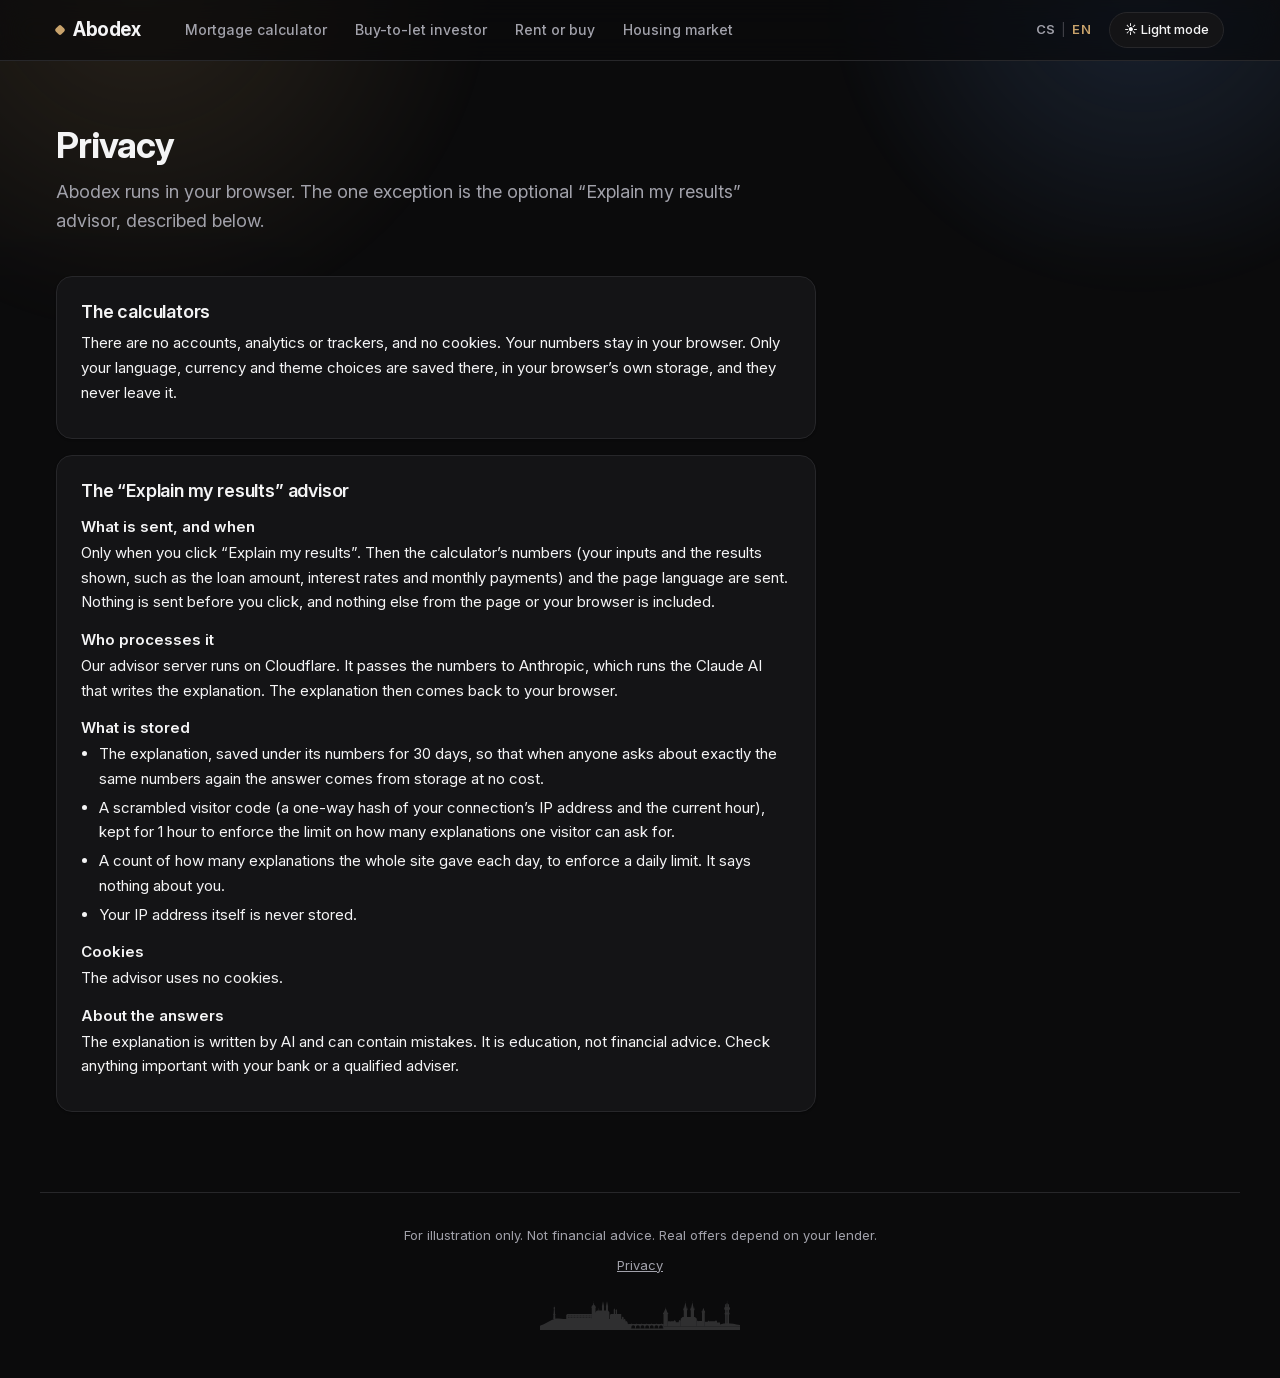
<file: privacy.html>
<!doctype html>
<html lang="en" data-cur="USD">
<head>
<meta charset="utf-8">
<meta name="viewport" content="width=device-width, initial-scale=1">
<title data-i18n="pv.title">Privacy – Abodex</title>
<meta name="description" data-i18n-attr="content:pv.desc" content="How Abodex handles your data: the calculators run in your browser, and the optional AI advisor sends only the calculator’s numbers, only when you ask.">
<link rel="canonical" href="https://abodex.eu/privacy.html">
<meta property="og:type" content="website">
<meta property="og:site_name" content="Abodex">
<meta property="og:url" content="https://abodex.eu/privacy.html">
<meta property="og:title" content="Privacy – Abodex">
<meta property="og:description" content="How Abodex handles your data: the calculators run in your browser, and the optional AI advisor sends only the calculator’s numbers, only when you ask.">
<meta name="twitter:card" content="summary">
<link rel="icon" href="favicon.svg" type="image/svg+xml">
<script src="js/theme-init.js"></script>
<script src="js/lang-init.js"></script>
<script src="js/transitions.js"></script>
<link rel="stylesheet" href="css/style.css">
</head>
<body>
<div class="ambience" aria-hidden="true"><i></i><i></i><i></i></div>
<nav class="topnav" id="topnav" data-page="privacy" aria-label="Abodex tools"></nav>
<header>
  <div>
    <h1 data-i18n="pv.h1">Privacy</h1>
    <p data-i18n="pv.lead">Abodex runs in your browser. The one exception is the optional “Explain my results” advisor, described below.</p>
  </div>
</header>

<main class="prose">
  <section class="card">
    <h2 data-i18n="pv.toolsH">The calculators</h2>
    <p data-i18n="pv.toolsP">There are no accounts, analytics or trackers, and no cookies. Your numbers stay in your browser. Only your language, currency and theme choices are saved there, in your browser’s own storage, and they never leave it.</p>
  </section>

  <section class="card">
    <h2 data-i18n="pv.advH">The “Explain my results” advisor</h2>
    <h3 data-i18n="pv.sentH">What is sent, and when</h3>
    <p data-i18n="pv.sentP">Only when you click “Explain my results”. Then the calculator’s numbers (your inputs and the results shown, such as the loan amount, interest rates and monthly payments) and the page language are sent. Nothing is sent before you click, and nothing else from the page or your browser is included.</p>
    <h3 data-i18n="pv.whoH">Who processes it</h3>
    <p data-i18n="pv.whoP">Our advisor server runs on Cloudflare. It passes the numbers to Anthropic, which runs the Claude AI that writes the explanation. The explanation then comes back to your browser.</p>
    <h3 data-i18n="pv.storedH">What is stored</h3>
    <ul>
      <li data-i18n="pv.stored1">The explanation, saved under its numbers for 30 days, so that when anyone asks about exactly the same numbers again the answer comes from storage at no cost.</li>
      <li data-i18n="pv.stored2">A scrambled visitor code (a one-way hash of your connection’s IP address and the current hour), kept for 1 hour to enforce the limit on how many explanations one visitor can ask for.</li>
      <li data-i18n="pv.stored3">A count of how many explanations the whole site gave each day, to enforce a daily limit. It says nothing about you.</li>
      <li data-i18n="pv.stored4">Your IP address itself is never stored.</li>
    </ul>
    <h3 data-i18n="pv.cookiesH">Cookies</h3>
    <p data-i18n="pv.cookiesP">The advisor uses no cookies.</p>
    <h3 data-i18n="pv.aiH">About the answers</h3>
    <p data-i18n="pv.aiP">The explanation is written by AI and can contain mistakes. It is education, not financial advice. Check anything important with your bank or a qualified adviser.</p>
  </section>
</main>

<footer>
  <p data-i18n="footer">For illustration only. Not financial advice. Real offers depend on your lender.</p>
  <p class="footer-links"><a href="privacy.html" data-i18n="footer.privacy">Privacy</a></p>
  <svg class="footer-sky" xmlns="http://www.w3.org/2000/svg" viewBox="0 0 1600 240" width="1600" height="240" fill="currentColor" aria-hidden="true" focusable="false"><path d="M0 240 V205 C40 195 80 160 120 150 C150 144 170 150 190 152 L650 152 C680 160 700 190 725 212 L726 228 H988 L988 212 L1600 212 V240Z"/><path d="M106 152 L111 70 L109 70 L109 64 L120 64 L120 70 L118 70 L123 152Z M104 112 h21 v4 h-21z M108 64 L114 52 L121 64Z M113.5 52 v-10 h1 v10z"/><path fill-rule="evenodd" d="M210 152 V120 L218 112 H415 V152Z M226 124 h4 v6 h-4z M226 138 h4 v6 h-4z M238 124 h4 v6 h-4z M238 138 h4 v6 h-4z M250 124 h4 v6 h-4z M250 138 h4 v6 h-4z M262 124 h4 v6 h-4z M262 138 h4 v6 h-4z M274 124 h4 v6 h-4z M274 138 h4 v6 h-4z M286 124 h4 v6 h-4z M286 138 h4 v6 h-4z M298 124 h4 v6 h-4z M298 138 h4 v6 h-4z M310 124 h4 v6 h-4z M310 138 h4 v6 h-4z M322 124 h4 v6 h-4z M322 138 h4 v6 h-4z M334 124 h4 v6 h-4z M334 138 h4 v6 h-4z M346 124 h4 v6 h-4z M346 138 h4 v6 h-4z M358 124 h4 v6 h-4z M358 138 h4 v6 h-4z M370 124 h4 v6 h-4z M370 138 h4 v6 h-4z M382 124 h4 v6 h-4z M382 138 h4 v6 h-4z M394 124 h4 v6 h-4z M394 138 h4 v6 h-4z M406 124 h4 v6 h-4z M406 138 h4 v6 h-4z"/><path d="M560 152 V118 L566 112 H650 V152Z"/><path d="M440 152 V100 L455 84 H545 L555 100 V152Z"/><path d="M468 86 L471 58 L474 86Z"/><path d="M414 152 V60 H444 V152Z M410 60 H448 V55 H410Z M413 55 C413 44 422 40 429 38 C436 40 445 44 445 55Z M425 38 V30 H433 V38Z M424 30 C424 24 434 24 434 30Z M428.3 26 V8 h1.4 V26Z"/><path d="M496 152 V58 H512 V152Z M494 58 L504 8 L514 58Z"/><path d="M528 152 V58 H544 V152Z M526 58 L536 8 L546 58Z"/><path d="M590 112 V82 H600 V112Z M588 82 L595 66 L602 82Z M606 112 V86 H616 V112Z M604 86 L611 72 L618 86Z"/><path d="M655 152 V140 L662 132 L669 140 V160 L676 150 L684 158 V176 L692 168 L700 176 V195 L706 190 L712 196 V212 H650Z"/><path fill-rule="evenodd" d="M712 228 V192 H990 V228Z M731 228 V214 A15 13 0 0 1 761 214 V228Z M768 228 V214 A15 13 0 0 1 798 214 V228Z M805 228 V214 A15 13 0 0 1 835 214 V228Z M842 228 V214 A15 13 0 0 1 872 214 V228Z M879 228 V214 A15 13 0 0 1 909 214 V228Z M916 228 V214 A15 13 0 0 1 946 214 V228Z M953 228 V214 A15 13 0 0 1 983 214 V228Z"/><path d="M730 194 v-9 h3 v9z M770 194 v-9 h3 v9z M810 194 v-9 h3 v9z M850 194 v-9 h3 v9z M890 194 v-9 h3 v9z M930 194 v-9 h3 v9z M970 194 v-9 h3 v9z"/><path d="M988 212 V112 H1022 V212Z M984 112 H1026 V108 H984Z M987 108 L1005 64 L1023 108Z M984 108 L986 96 L988 108Z M1022 108 L1024 96 L1026 108Z M1004.3 64 V56 h1.4 V64Z"/><path d="M1022 212 V176 L1032 166 L1042 176 V170 H1070 L1078 160 L1086 170 V178 H1110 V168 L1118 158 L1126 168 V212Z"/><path d="M1126 212 V150 L1140 136 H1240 L1254 150 V212Z"/><path d="M1150 150 V82 H1176 V150Z M1146 82 H1180 V78 H1146Z M1150 78 L1163 18 L1176 78Z M1146 78 L1149 56 L1152 78Z M1174 78 L1177 56 L1180 78Z M1155 66 L1157 44 L1159 66Z M1167 66 L1169 44 L1171 66Z M1162.3 18 V8 h1.4 V18Z"/><path d="M1206 150 V82 H1232 V150Z M1202 82 H1236 V78 H1202Z M1206 78 L1219 18 L1232 78Z M1202 78 L1205 56 L1208 78Z M1230 78 L1233 56 L1236 78Z M1211 66 L1213 44 L1215 66Z M1223 66 L1225 44 L1227 66Z M1218.3 18 V8 h1.4 V18Z"/><path d="M1254 212 V172 L1262 164 L1270 172 V168 H1296 V212Z"/><path d="M1296 212 V100 H1318 V212Z M1293 100 H1321 V96 H1293Z M1295 96 L1307 62 L1319 96Z M1293 96 L1295 84 L1297 96Z M1317 96 L1319 84 L1321 96Z"/><path d="M1318 212 V174 H1340 L1350 164 L1360 174 V170 H1400 L1408 162 L1416 170 V180 H1440 V212Z"/><path d="M1440 212 V196 C1460 190 1480 186 1500 186 C1530 186 1560 194 1600 200 V212Z"/><path d="M1481 192 V34 H1490 V192Z M1492 192 V26 H1501 V192Z M1503 192 V34 H1512 V192Z"/><rect x="1474" y="56" width="46" height="24" rx="10"/><rect x="1477" y="100" width="40" height="16" rx="7"/><path d="M1495.5 26 V4 h2 V26Z"/></svg>
</footer>

<script src="js/lang/en.js"></script>
<script src="js/lang/cs.js"></script>
<script src="js/common.js"></script>
</body>
</html>
</file>
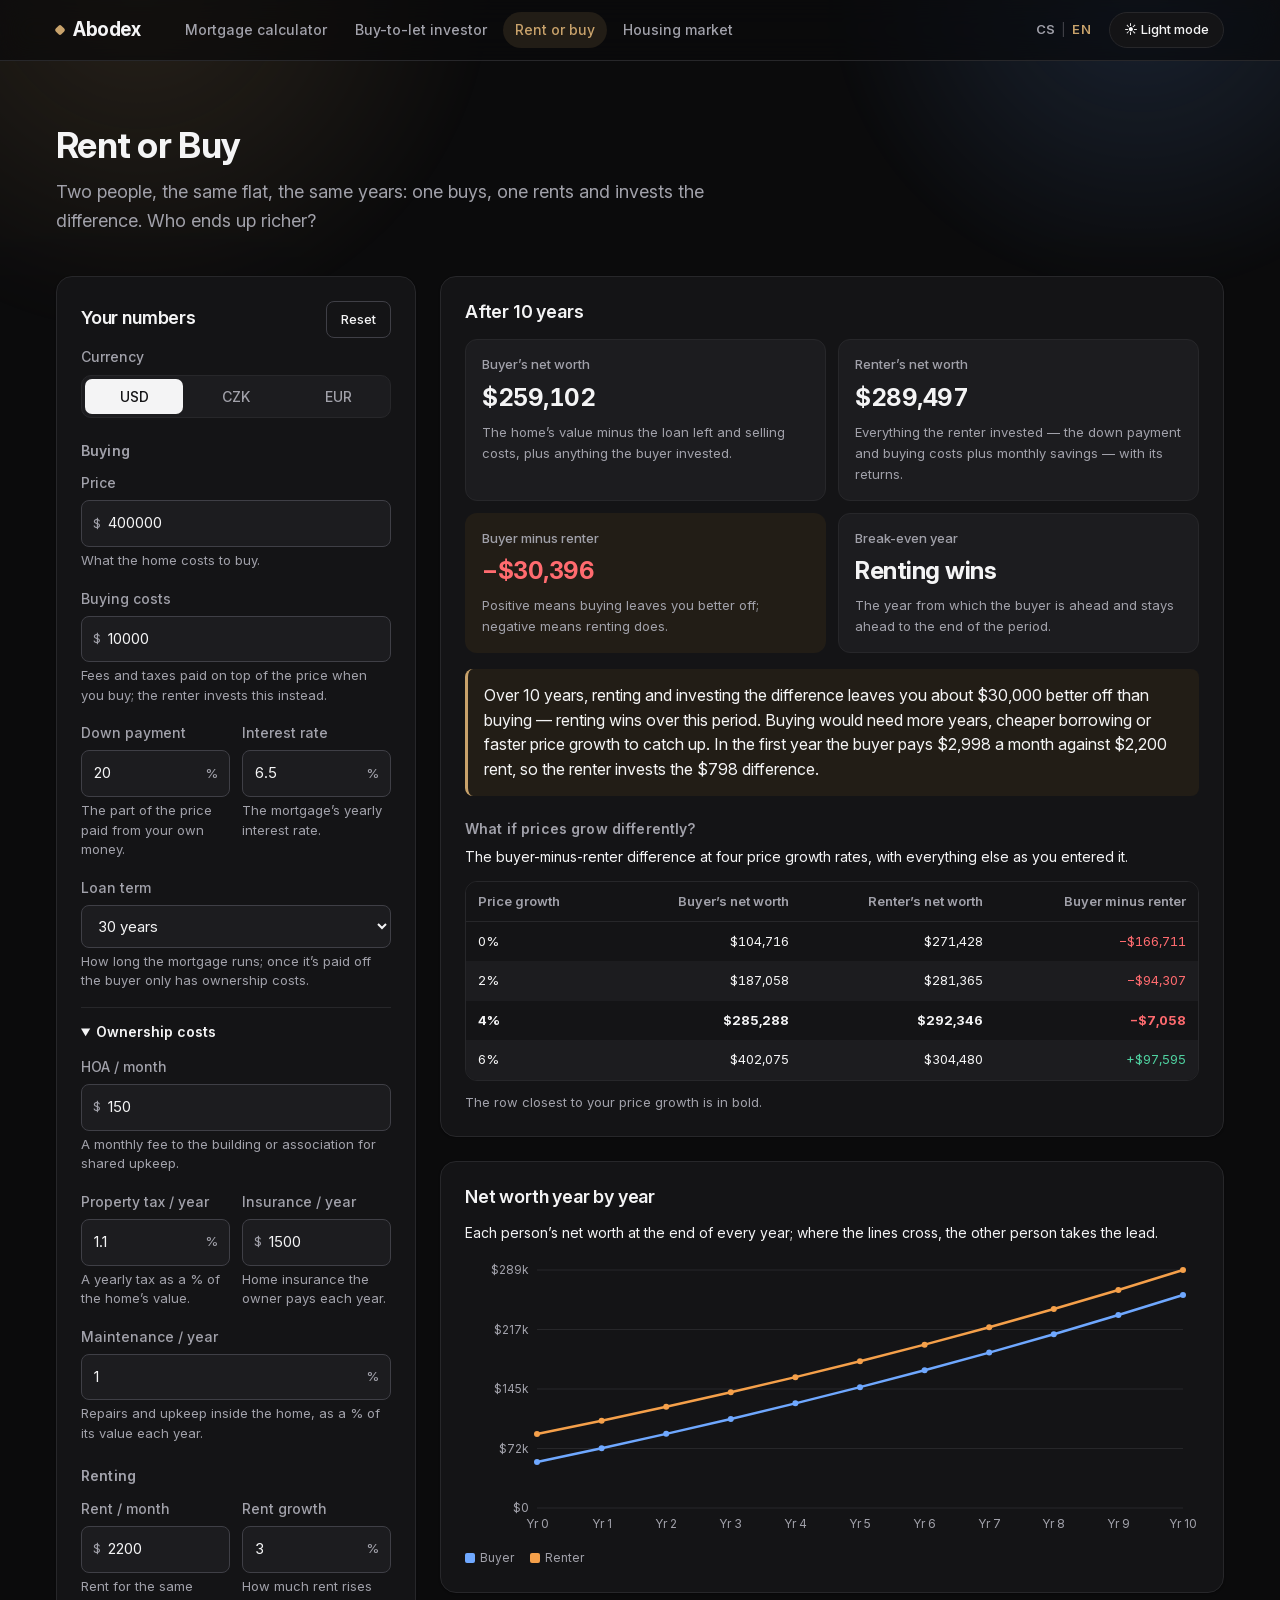
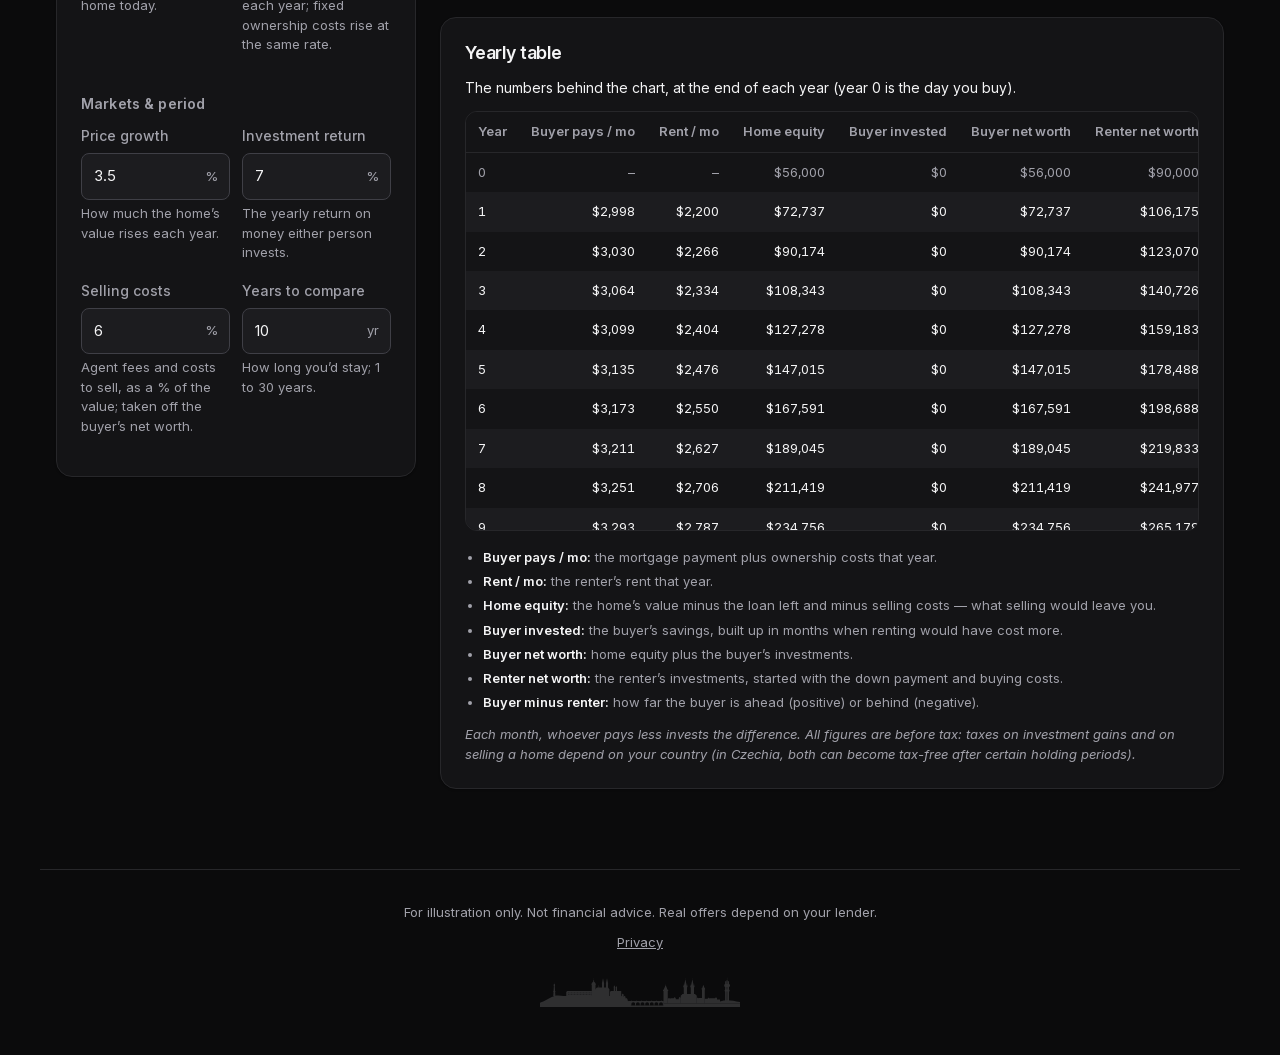
<file: rent-or-buy.html>
<!doctype html>
<html lang="en" data-cur="USD">
<head>
<meta charset="utf-8">
<meta name="viewport" content="width=device-width, initial-scale=1">
<title data-i18n="rb.title">Rent or Buy Calculator: Compare Your Net Worth Over Time</title>
<meta name="description" data-i18n-attr="content:rb.desc" content="Should you rent or buy? Compare a buyer's and a renter's net worth year by year in USD, CZK or EUR, with the break-even year and a plain-English verdict.">
<link rel="canonical" href="https://abodex.eu/rent-or-buy.html">
<meta property="og:type" content="website">
<meta property="og:site_name" content="Abodex">
<meta property="og:url" content="https://abodex.eu/rent-or-buy.html">
<meta property="og:title" content="Rent or Buy Calculator: Compare Your Net Worth Over Time">
<meta property="og:description" content="Should you rent or buy? Compare a buyer's and a renter's net worth year by year in USD, CZK or EUR, with the break-even year and a plain-English verdict.">
<meta name="twitter:card" content="summary">
<script type="application/ld+json">
{
  "@context": "https://schema.org",
  "@type": "WebApplication",
  "name": "Rent or Buy Calculator: Compare Your Net Worth Over Time",
  "url": "https://abodex.eu/rent-or-buy.html",
  "description": "Should you rent or buy? Compare a buyer's and a renter's net worth year by year in USD, CZK or EUR, with the break-even year and a plain-English verdict.",
  "applicationCategory": "FinanceApplication",
  "operatingSystem": "Any",
  "inLanguage": [
    "en",
    "cs"
  ],
  "offers": {
    "@type": "Offer",
    "price": "0",
    "priceCurrency": "EUR"
  }
}
</script>
<link rel="icon" href="favicon.svg" type="image/svg+xml">
<script src="js/theme-init.js"></script>
<script src="js/lang-init.js"></script>
<script src="js/transitions.js"></script>
<link rel="stylesheet" href="css/style.css">
<link rel="stylesheet" href="css/rent-or-buy.css">
</head>
<body>
<div class="ambience" aria-hidden="true"><i></i><i></i><i></i></div>
<nav class="topnav" id="topnav" data-page="rent-or-buy" aria-label="Abodex tools"></nav>
<header>
  <div>
    <h1 data-i18n="rb.h1">Rent or Buy</h1>
    <p data-i18n="rb.lead">Two people, the same flat, the same years: one buys, one rents and invests the difference. Who ends up richer?</p>
  </div>
</header>

<main class="two-col">
  <!-- ============ INPUTS ============ -->
  <section class="card" aria-label="Your numbers" data-i18n-attr="aria-label:rb.inputs">
    <div class="card-head">
      <h2 data-i18n="rb.inputs">Your numbers</h2>
      <button class="btn" id="reset" title="Put every input back to its starting value" data-i18n="common.reset" data-i18n-attr="title:common.resetTitle">Reset</button>
    </div>

    <div class="field">
      <label id="currencyLabel" data-i18n="common.currency">Currency</label>
      <div class="currency" role="group" aria-labelledby="currencyLabel">
        <button type="button" data-cur="USD" class="active" aria-pressed="true">USD</button>
        <button type="button" data-cur="CZK" aria-pressed="false">CZK</button>
        <button type="button" data-cur="EUR" aria-pressed="false">EUR</button>
      </div>
    </div>

    <h3 class="group" data-i18n="rb.buying">Buying</h3>
    <div class="field">
      <label for="price" data-i18n="rb.price">Price</label>
      <div class="unit pre money"><span>$</span><input id="price" type="number" min="0" step="5000" value="400000"></div>
      <div class="hint" data-i18n="rb.priceHint">What the home costs to buy.</div>
    </div>
    <div class="field">
      <label for="buying" data-i18n="common.buyingCosts">Buying costs</label>
      <div class="unit pre money"><span>$</span><input id="buying" type="number" min="0" step="1000" value="10000"></div>
      <div class="hint" data-i18n="rb.buyingHint">Fees and taxes paid on top of the price when you buy; the renter invests this instead.</div>
    </div>
    <div class="row">
      <div class="field">
        <label for="downPct" data-i18n="common.downPayment">Down payment</label>
        <div class="unit post"><span>%</span><input id="downPct" type="number" min="0" max="100" step="5" value="20"></div>
        <div class="hint" data-i18n="rb.downHint">The part of the price paid from your own money.</div>
      </div>
      <div class="field">
        <label for="rate" data-i18n="common.interestRate">Interest rate</label>
        <div class="unit post"><span>%</span><input id="rate" type="number" min="0" step="0.05" value="6.5"></div>
        <div class="hint" data-i18n="rb.rateHint">The mortgage’s yearly interest rate.</div>
      </div>
    </div>
    <div class="warn" id="ltvWarn" hidden></div>
    <div class="field">
      <label for="term" data-i18n="common.loanTerm">Loan term</label>
      <select id="term">
        <option value="30" selected data-i18n="common.y30">30 years</option>
        <option value="25" data-i18n="common.y25">25 years</option>
        <option value="20" data-i18n="common.y20">20 years</option>
        <option value="15" data-i18n="common.y15">15 years</option>
        <option value="10" data-i18n="common.y10">10 years</option>
      </select>
      <div class="hint" data-i18n="rb.termHint">How long the mortgage runs; once it’s paid off the buyer only has ownership costs.</div>
    </div>

    <details open>
      <summary data-i18n="rb.ownership">Ownership costs</summary>
      <div class="field">
        <label for="hoa" id="hoaLabel" data-i18n="common.hoaMonth">HOA / month</label>
        <div class="unit pre money"><span>$</span><input id="hoa" type="number" min="0" step="10" value="150"></div>
        <div class="hint" id="hoaHint" data-i18n="rb.hoaHint">A monthly fee to the building or association for shared upkeep.</div>
      </div>
      <div class="row">
        <div class="field">
          <label for="taxPct" class="us-only" data-i18n="common.taxYear">Property tax / year</label>
          <label for="taxAmt" class="eu-only" data-i18n="common.taxYear">Property tax / year</label>
          <div class="unit post us-only"><span>%</span><input id="taxPct" type="number" min="0" step="0.05" value="1.1"></div>
          <div class="unit pre money eu-only"><span>$</span><input id="taxAmt" type="number" min="0" step="100" value="0"></div>
          <div class="hint us-only" data-i18n="rb.taxHintUs">A yearly tax as a % of the home’s value.</div>
          <div class="hint eu-only" data-i18n="rb.taxHintEu">A fixed yearly tax on owning the home.</div>
        </div>
        <div class="field">
          <label for="ins" data-i18n="common.insYear">Insurance / year</label>
          <div class="unit pre money"><span>$</span><input id="ins" type="number" min="0" step="50" value="1500"></div>
          <div class="hint" data-i18n="rb.insHint">Home insurance the owner pays each year.</div>
        </div>
      </div>
      <div class="field">
        <label for="maint" data-i18n="rb.maint">Maintenance / year</label>
        <div class="unit post"><span>%</span><input id="maint" type="number" min="0" step="0.1" value="1"></div>
        <div class="hint" data-i18n="rb.maintHint">Repairs and upkeep inside the home, as a % of its value each year.</div>
      </div>
    </details>

    <h3 class="group" data-i18n="rb.renting">Renting</h3>
    <div class="row">
      <div class="field">
        <label for="rent" data-i18n="common.rentMonth">Rent / month</label>
        <div class="unit pre money"><span>$</span><input id="rent" type="number" min="0" step="50" value="2200"></div>
        <div class="hint" data-i18n="rb.rentHint">Rent for the same home today.</div>
      </div>
      <div class="field">
        <label for="rentGrowth" data-i18n="common.rentGrowth">Rent growth</label>
        <div class="unit post"><span>%</span><input id="rentGrowth" type="number" step="0.5" value="3"></div>
        <div class="hint" data-i18n="rb.rentGrowthHint">How much rent rises each year; fixed ownership costs rise at the same rate.</div>
      </div>
    </div>

    <h3 class="group" data-i18n="rb.markets">Markets &amp; period</h3>
    <div class="row">
      <div class="field">
        <label for="priceGrowth" data-i18n="common.priceGrowth">Price growth</label>
        <div class="unit post"><span>%</span><input id="priceGrowth" type="number" step="0.5" value="3.5"></div>
        <div class="hint" data-i18n="rb.priceGrowthHint">How much the home’s value rises each year.</div>
      </div>
      <div class="field">
        <label for="ret" data-i18n="rb.ret">Investment return</label>
        <div class="unit post"><span>%</span><input id="ret" type="number" step="0.5" value="7"></div>
        <div class="hint" data-i18n="rb.retHint">The yearly return on money either person invests.</div>
      </div>
    </div>
    <div class="row">
      <div class="field">
        <label for="sell" data-i18n="rb.sell">Selling costs</label>
        <div class="unit post"><span>%</span><input id="sell" type="number" min="0" step="0.5" value="6"></div>
        <div class="hint" data-i18n="rb.sellHint">Agent fees and costs to sell, as a % of the value; taken off the buyer’s net worth.</div>
      </div>
      <div class="field">
        <label for="years" data-i18n="rb.years">Years to compare</label>
        <div class="unit post"><span data-i18n="unit.yr">yr</span><input id="years" type="number" min="1" max="30" step="1" value="10"></div>
        <div class="hint" data-i18n="rb.yearsHint">How long you’d stay; 1 to 30 years.</div>
      </div>
    </div>
  </section>

  <!-- ============ RESULTS ============ -->
  <div class="stack">
    <section class="card">
      <h2 id="resultsTitle">After 10 years</h2>
      <div class="over results">
        <div>
          <div class="label" data-i18n="rb.buyerNW">Buyer’s net worth</div>
          <div class="value" id="rBuyer">–</div>
          <div class="sub" data-i18n="rb.buyerNWSub">The home’s value minus the loan left and selling costs, plus anything the buyer invested.</div>
        </div>
        <div>
          <div class="label" data-i18n="rb.renterNW">Renter’s net worth</div>
          <div class="value" id="rRenter">–</div>
          <div class="sub" data-i18n="rb.renterNWSub">Everything the renter invested — the down payment and buying costs plus monthly savings — with its returns.</div>
        </div>
        <div class="highlight">
          <div class="label" data-i18n="rb.diff">Buyer minus renter</div>
          <div class="value" id="rDiff">–</div>
          <div class="sub" data-i18n="rb.diffSub">Positive means buying leaves you better off; negative means renting does.</div>
        </div>
        <div>
          <div class="label" data-i18n="rb.be">Break-even year</div>
          <div class="value" id="rBreakEven">–</div>
          <div class="sub" data-i18n="rb.beSub">The year from which the buyer is ahead and stays ahead to the end of the period.</div>
        </div>
      </div>
      <p class="verdict" id="verdict"></p>

      <h3 class="group" data-i18n="rb.whatIf">What if prices grow differently?</h3>
      <p class="lead" data-i18n="rb.whatIfLead">The buyer-minus-renter difference at four price growth rates, with everything else as you entered it.</p>
      <div class="table-wrap">
        <table>
          <thead><tr><th data-i18n="common.priceGrowth">Price growth</th><th data-i18n="rb.buyerNW">Buyer’s net worth</th><th data-i18n="rb.renterNW">Renter’s net worth</th><th data-i18n="rb.diff">Buyer minus renter</th></tr></thead>
          <tbody id="growthRows"></tbody>
        </table>
      </div>
      <div class="hint" data-i18n="rb.whatIfHint">The row closest to your price growth is in bold.</div>
    </section>

    <section class="card">
      <h2 data-i18n="rb.chartTitle">Net worth year by year</h2>
      <p class="lead" data-i18n="rb.chartLead">Each person’s net worth at the end of every year; where the lines cross, the other person takes the lead.</p>
      <canvas id="chart" height="280"></canvas>
      <div class="chart-legend">
        <span><i style="background:var(--principal)"></i><span data-i18n="rb.keyBuyer">Buyer</span></span>
        <span><i style="background:var(--interest)"></i><span data-i18n="rb.keyRenter">Renter</span></span>
        <span id="beKey" hidden><i style="background:var(--accent)"></i><span data-i18n="rb.keyAhead">Buying ahead from here</span></span>
      </div>
    </section>

    <section class="card">
      <h2 data-i18n="rb.table">Yearly table</h2>
      <p class="lead" data-i18n="rb.tableLead">The numbers behind the chart, at the end of each year (year 0 is the day you buy).</p>
      <div class="table-wrap">
        <table>
          <thead><tr><th data-i18n="common.year">Year</th><th data-i18n="rb.thPays">Buyer pays / mo</th><th data-i18n="rb.thRent">Rent / mo</th><th data-i18n="rb.thEquity">Home equity</th><th data-i18n="rb.thInvested">Buyer invested</th><th data-i18n="rb.thBuyerNW">Buyer net worth</th><th data-i18n="rb.thRenterNW">Renter net worth</th><th data-i18n="rb.diff">Buyer minus renter</th></tr></thead>
          <tbody id="yearRows"></tbody>
        </table>
      </div>
      <ul class="defs">
        <li data-i18n-html="rb.defPays"><b>Buyer pays / mo:</b> the mortgage payment plus ownership costs that year.</li>
        <li data-i18n-html="rb.defRent"><b>Rent / mo:</b> the renter’s rent that year.</li>
        <li data-i18n-html="rb.defEquity"><b>Home equity:</b> the home’s value minus the loan left and minus selling costs — what selling would leave you.</li>
        <li data-i18n-html="rb.defInvested"><b>Buyer invested:</b> the buyer’s savings, built up in months when renting would have cost more.</li>
        <li data-i18n-html="rb.defBuyerNW"><b>Buyer net worth:</b> home equity plus the buyer’s investments.</li>
        <li data-i18n-html="rb.defRenterNW"><b>Renter net worth:</b> the renter’s investments, started with the down payment and buying costs.</li>
        <li data-i18n-html="rb.defDiff"><b>Buyer minus renter:</b> how far the buyer is ahead (positive) or behind (negative).</li>
      </ul>
      <p class="note" data-i18n="rb.note">Each month, whoever pays less invests the difference. All figures are before tax: taxes on investment gains and on selling a home depend on your country (in Czechia, both can become tax-free after certain holding periods).</p>
    </section>
  </div>
</main>

<footer>
  <p data-i18n="footer">For illustration only. Not financial advice. Real offers depend on your lender.</p>
  <p class="footer-links"><a href="privacy.html" data-i18n="footer.privacy">Privacy</a></p>
  <svg class="footer-sky" xmlns="http://www.w3.org/2000/svg" viewBox="0 0 1600 240" width="1600" height="240" fill="currentColor" aria-hidden="true" focusable="false"><path d="M0 240 V205 C40 195 80 160 120 150 C150 144 170 150 190 152 L650 152 C680 160 700 190 725 212 L726 228 H988 L988 212 L1600 212 V240Z"/><path d="M106 152 L111 70 L109 70 L109 64 L120 64 L120 70 L118 70 L123 152Z M104 112 h21 v4 h-21z M108 64 L114 52 L121 64Z M113.5 52 v-10 h1 v10z"/><path fill-rule="evenodd" d="M210 152 V120 L218 112 H415 V152Z M226 124 h4 v6 h-4z M226 138 h4 v6 h-4z M238 124 h4 v6 h-4z M238 138 h4 v6 h-4z M250 124 h4 v6 h-4z M250 138 h4 v6 h-4z M262 124 h4 v6 h-4z M262 138 h4 v6 h-4z M274 124 h4 v6 h-4z M274 138 h4 v6 h-4z M286 124 h4 v6 h-4z M286 138 h4 v6 h-4z M298 124 h4 v6 h-4z M298 138 h4 v6 h-4z M310 124 h4 v6 h-4z M310 138 h4 v6 h-4z M322 124 h4 v6 h-4z M322 138 h4 v6 h-4z M334 124 h4 v6 h-4z M334 138 h4 v6 h-4z M346 124 h4 v6 h-4z M346 138 h4 v6 h-4z M358 124 h4 v6 h-4z M358 138 h4 v6 h-4z M370 124 h4 v6 h-4z M370 138 h4 v6 h-4z M382 124 h4 v6 h-4z M382 138 h4 v6 h-4z M394 124 h4 v6 h-4z M394 138 h4 v6 h-4z M406 124 h4 v6 h-4z M406 138 h4 v6 h-4z"/><path d="M560 152 V118 L566 112 H650 V152Z"/><path d="M440 152 V100 L455 84 H545 L555 100 V152Z"/><path d="M468 86 L471 58 L474 86Z"/><path d="M414 152 V60 H444 V152Z M410 60 H448 V55 H410Z M413 55 C413 44 422 40 429 38 C436 40 445 44 445 55Z M425 38 V30 H433 V38Z M424 30 C424 24 434 24 434 30Z M428.3 26 V8 h1.4 V26Z"/><path d="M496 152 V58 H512 V152Z M494 58 L504 8 L514 58Z"/><path d="M528 152 V58 H544 V152Z M526 58 L536 8 L546 58Z"/><path d="M590 112 V82 H600 V112Z M588 82 L595 66 L602 82Z M606 112 V86 H616 V112Z M604 86 L611 72 L618 86Z"/><path d="M655 152 V140 L662 132 L669 140 V160 L676 150 L684 158 V176 L692 168 L700 176 V195 L706 190 L712 196 V212 H650Z"/><path fill-rule="evenodd" d="M712 228 V192 H990 V228Z M731 228 V214 A15 13 0 0 1 761 214 V228Z M768 228 V214 A15 13 0 0 1 798 214 V228Z M805 228 V214 A15 13 0 0 1 835 214 V228Z M842 228 V214 A15 13 0 0 1 872 214 V228Z M879 228 V214 A15 13 0 0 1 909 214 V228Z M916 228 V214 A15 13 0 0 1 946 214 V228Z M953 228 V214 A15 13 0 0 1 983 214 V228Z"/><path d="M730 194 v-9 h3 v9z M770 194 v-9 h3 v9z M810 194 v-9 h3 v9z M850 194 v-9 h3 v9z M890 194 v-9 h3 v9z M930 194 v-9 h3 v9z M970 194 v-9 h3 v9z"/><path d="M988 212 V112 H1022 V212Z M984 112 H1026 V108 H984Z M987 108 L1005 64 L1023 108Z M984 108 L986 96 L988 108Z M1022 108 L1024 96 L1026 108Z M1004.3 64 V56 h1.4 V64Z"/><path d="M1022 212 V176 L1032 166 L1042 176 V170 H1070 L1078 160 L1086 170 V178 H1110 V168 L1118 158 L1126 168 V212Z"/><path d="M1126 212 V150 L1140 136 H1240 L1254 150 V212Z"/><path d="M1150 150 V82 H1176 V150Z M1146 82 H1180 V78 H1146Z M1150 78 L1163 18 L1176 78Z M1146 78 L1149 56 L1152 78Z M1174 78 L1177 56 L1180 78Z M1155 66 L1157 44 L1159 66Z M1167 66 L1169 44 L1171 66Z M1162.3 18 V8 h1.4 V18Z"/><path d="M1206 150 V82 H1232 V150Z M1202 82 H1236 V78 H1202Z M1206 78 L1219 18 L1232 78Z M1202 78 L1205 56 L1208 78Z M1230 78 L1233 56 L1236 78Z M1211 66 L1213 44 L1215 66Z M1223 66 L1225 44 L1227 66Z M1218.3 18 V8 h1.4 V18Z"/><path d="M1254 212 V172 L1262 164 L1270 172 V168 H1296 V212Z"/><path d="M1296 212 V100 H1318 V212Z M1293 100 H1321 V96 H1293Z M1295 96 L1307 62 L1319 96Z M1293 96 L1295 84 L1297 96Z M1317 96 L1319 84 L1321 96Z"/><path d="M1318 212 V174 H1340 L1350 164 L1360 174 V170 H1400 L1408 162 L1416 170 V180 H1440 V212Z"/><path d="M1440 212 V196 C1460 190 1480 186 1500 186 C1530 186 1560 194 1600 200 V212Z"/><path d="M1481 192 V34 H1490 V192Z M1492 192 V26 H1501 V192Z M1503 192 V34 H1512 V192Z"/><rect x="1474" y="56" width="46" height="24" rx="10"/><rect x="1477" y="100" width="40" height="16" rx="7"/><path d="M1495.5 26 V4 h2 V26Z"/></svg>
</footer>

<script src="js/lang/en.js"></script>
<script src="js/lang/cs.js"></script>
<script src="js/common.js"></script>
<script src="js/finance.js"></script>
<script src="js/rent-or-buy.js"></script>
</body>
</html>
</file>
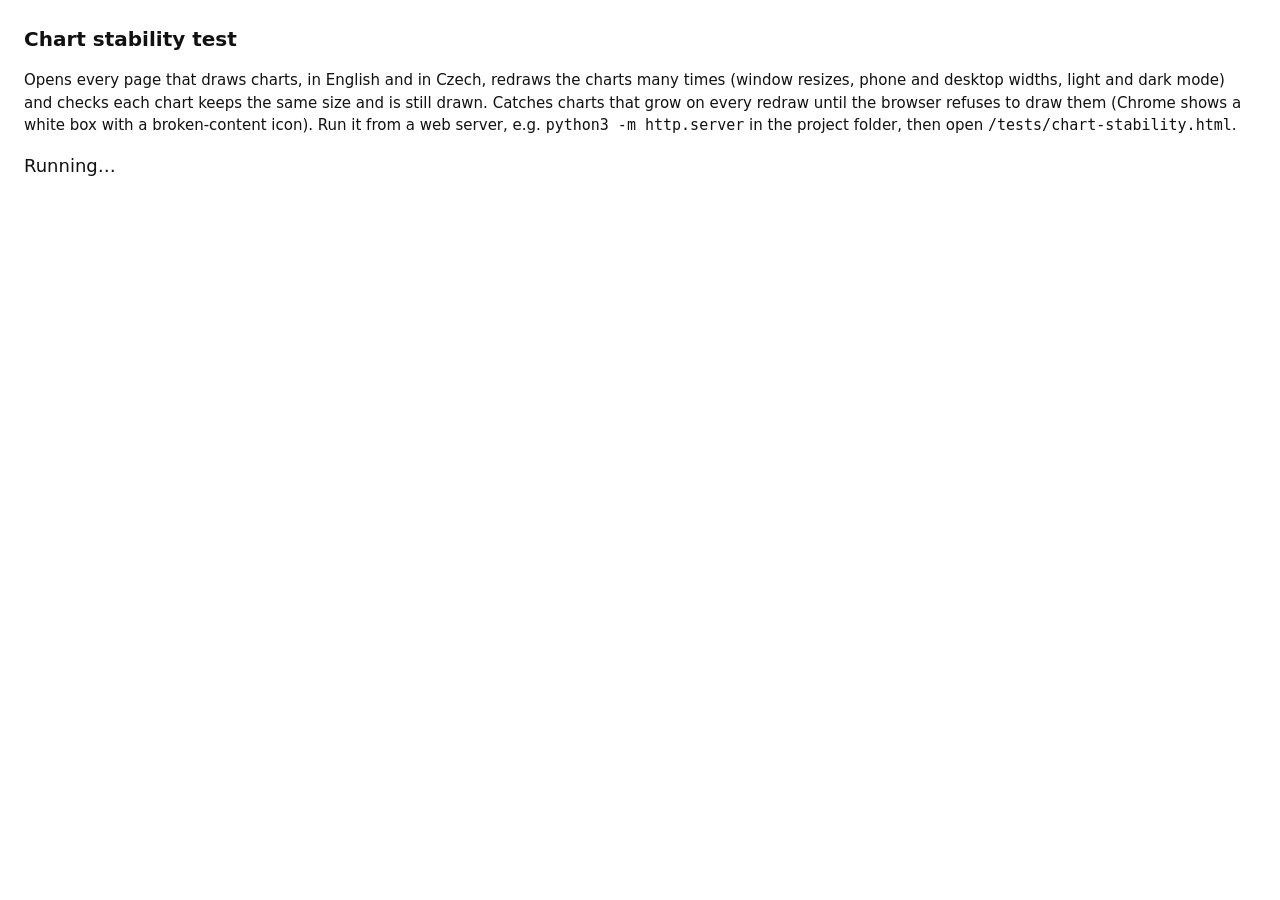
<file: tests/chart-stability.html>
<!doctype html>
<html lang="en">
<head>
<meta charset="utf-8">
<meta name="viewport" content="width=device-width, initial-scale=1">
<title>Abodex test: chart stability</title>
<style>
  body { font: 15px/1.5 system-ui, sans-serif; margin: 24px; background: #fff; color: #111; }
  h1 { font-size: 20px; margin: 0 0 4px; }
  .pass { color: #116329; } .fail { color: #b3261e; font-weight: 600; }
  #summary { font-size: 18px; margin: 12px 0; }
  li { margin: 2px 0; }
  iframe { width: 1280px; height: 900px; border: 1px solid #ccc; position: absolute; left: -10000px; }
</style>
</head>
<body>
<h1>Chart stability test</h1>
<p>Opens every page that draws charts, in English and in Czech, redraws the charts many times (window resizes, phone and desktop widths, light and dark mode)
and checks each chart keeps the same size and is still drawn. Catches charts that grow on every redraw until the browser
refuses to draw them (Chrome shows a white box with a broken-content icon). Run it from a web server, e.g.
<code>python3 -m http.server</code> in the project folder, then open <code>/tests/chart-stability.html</code>.</p>
<p id="summary">Running…</p>
<ul id="results"></ul>
<iframe id="frame" title="page under test"></iframe>

<script>
// Pages with canvas charts, and how to tell the charts are ready
const PAGES = [
  { url: '../mortgage.html', ready: d => d.getElementById('chart') && d.getElementById('chart').width > 0 },
  { url: '../rent-or-buy.html', ready: d => d.getElementById('chart') && d.getElementById('chart').width > 0 },
  { url: '../market.html', ready: d => d.getElementById('content') && !d.getElementById('content').hidden && d.getElementById('rateChart').width > 0 },
];
const REDRAWS = 12;               // more than enough for a doubling bug to pass any browser limit
const MAX_SIDE = 16384;           // well under Chrome's 32 767 px canvas limit

const results = [];
const check = (name, ok, detail = '') => results.push({ name, ok: !!ok, detail });
const wait = ms => new Promise(r => setTimeout(r, ms));
const frame = document.getElementById('frame');

function load(url) {
  return new Promise(resolve => { frame.onload = () => resolve(frame.contentWindow); frame.src = url + (url.includes('?') ? '&' : '?') + 't=' + Date.now(); });
}
async function until(fn, ms = 5000) { const end = Date.now() + ms; while (Date.now() < end) { if (fn()) return true; await wait(50); } return false; }

// What a chart looks like right now
function measure(c, win) {
  const dpr = win.devicePixelRatio || 1;
  return { cssW: c.clientWidth, cssH: c.clientHeight, w: c.width, h: c.height, dpr };
}
function painted(c) {
  try {
    const px = c.getContext('2d').getImageData(0, 0, c.width, c.height).data;
    let ink = 0; for (let k = 3; k < px.length; k += 16) if (px[k]) ink++;
    return ink;
  } catch (e) { return 0; }   // an unallocatable canvas throws here
}

async function testPage(p) {
  const win = await load(p.url), doc = win.document;
  const ready = await until(() => p.ready(doc));
  check(`${p.url}: charts drew on load`, ready);
  if (!ready) return;
  await wait(100);
  const charts = [...doc.querySelectorAll('canvas')].filter(c => c.offsetParent !== null);
  check(`${p.url}: found ${charts.length} visible chart(s)`, charts.length > 0);
  const first = charts.map(c => measure(c, win));

  const startTheme = doc.documentElement.getAttribute('data-theme');
  const toggle = doc.getElementById('themeToggle');
  for (let k = 0; k < REDRAWS; k++) {
    win.dispatchEvent(new win.Event('resize'));
    if (k % 3 === 0) toggle.click();                 // light ⇄ dark redraws too
  }
  frame.style.width = '375px'; await wait(150); win.dispatchEvent(new win.Event('resize'));   // phone width
  frame.style.width = '1280px'; await wait(150); win.dispatchEvent(new win.Event('resize'));  // back to desktop
  if (doc.documentElement.getAttribute('data-theme') !== startTheme) toggle.click();          // leave the theme as found
  await wait(100);

  charts.forEach((c, i) => {
    const id = c.id || `canvas ${i + 1}`, now = measure(c, win), was = first[i];
    check(`${p.url} #${id}: same on-screen height after ${REDRAWS} redraws (${was.cssH}px)`, now.cssH === was.cssH, `was ${was.cssH}px, now ${now.cssH}px`);
    check(`${p.url} #${id}: pixel buffer matches on-screen size × ${now.dpr}`, Math.abs(now.w - Math.round(now.cssW * now.dpr)) <= 1 && Math.abs(now.h - Math.round(now.cssH * now.dpr)) <= 1, `${now.w}×${now.h} for ${now.cssW}×${now.cssH}`);
    check(`${p.url} #${id}: within browser canvas limits`, now.w <= MAX_SIDE && now.h <= MAX_SIDE, `${now.w}×${now.h}`);
    check(`${p.url} #${id}: still drawn`, painted(c) > 50);
  });
}

(async () => {
  // Every chart page in both languages (Czech labels are longer); the visitor's own language is put back afterwards
  let savedLang = null;
  try { savedLang = localStorage.getItem('mortgage-lang'); } catch (e) {}
  for (const lang of ['en', 'cs']) {
    for (const p of PAGES) {
      const page = { ...p, url: `${p.url}?lang=${lang}` };
      try { await testPage(page); } catch (e) { check(`${page.url}: no errors`, false, e.message); }
    }
  }
  try { savedLang === null ? localStorage.removeItem('mortgage-lang') : localStorage.setItem('mortgage-lang', savedLang); } catch (e) {}
  const failed = results.filter(r => !r.ok);
  document.getElementById('summary').innerHTML = failed.length
    ? `<span class="fail">FAILED: ${failed.length} of ${results.length} checks</span>`
    : `<span class="pass">PASSED: all ${results.length} checks</span>`;
  document.getElementById('results').innerHTML = results.map(r =>
    `<li class="${r.ok ? 'pass' : 'fail'}">${r.ok ? '✓' : '✗'} ${r.name}${r.ok || !r.detail ? '' : ' — ' + r.detail}</li>`).join('');
  document.title = (failed.length ? 'FAIL' : 'PASS') + ' – chart stability';
  window.TEST_RESULT = { passed: results.length - failed.length, total: results.length, failed };
})();
</script>
</body>
</html>
</file>
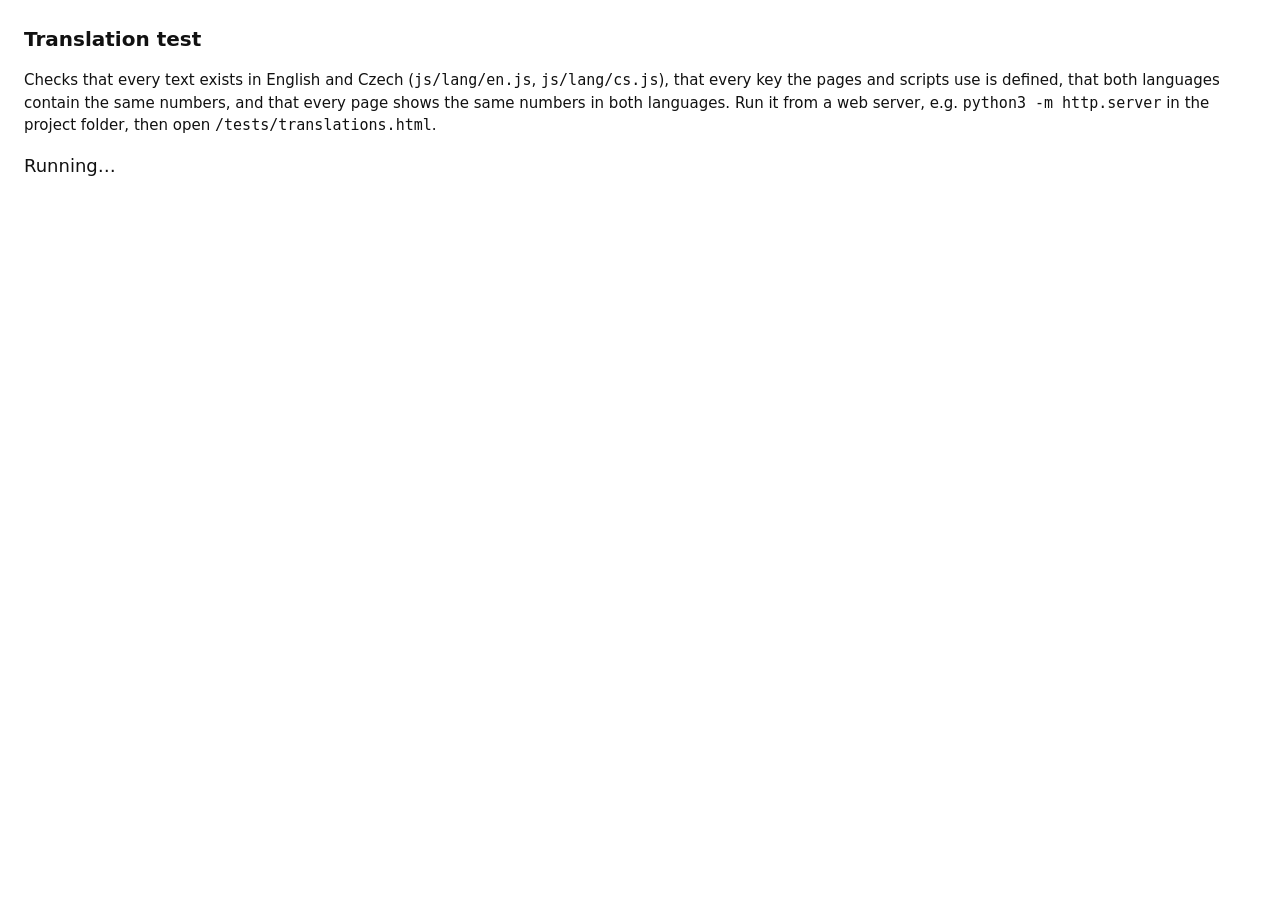
<file: tests/translations.html>
<!doctype html>
<html lang="en">
<head>
<meta charset="utf-8">
<meta name="viewport" content="width=device-width, initial-scale=1">
<title>Abodex test: translations</title>
<style>
  body { font: 15px/1.5 system-ui, sans-serif; margin: 24px; background: #fff; color: #111; }
  h1 { font-size: 20px; margin: 0 0 4px; }
  .pass { color: #116329; } .fail { color: #b3261e; font-weight: 600; }
  #summary { font-size: 18px; margin: 12px 0; }
  li { margin: 2px 0; }
  iframe { width: 1280px; height: 900px; border: 1px solid #ccc; position: absolute; left: -10000px; }
</style>
</head>
<body>
<h1>Translation test</h1>
<p>Checks that every text exists in English and Czech (<code>js/lang/en.js</code>, <code>js/lang/cs.js</code>), that every key
the pages and scripts use is defined, that both languages contain the same numbers, and that every page shows the same
numbers in both languages. Run it from a web server, e.g. <code>python3 -m http.server</code> in the project folder,
then open <code>/tests/translations.html</code>.</p>
<p id="summary">Running…</p>
<ul id="results"></ul>
<iframe id="frame" title="page under test"></iframe>

<script src="../js/lang/en.js"></script>
<script src="../js/lang/cs.js"></script>
<script>
const EN = I18N.en, CS = I18N.cs;
const HTML_PAGES = ['index.html', 'mortgage.html', 'invest.html', 'rent-or-buy.html', 'market.html', '404.html', 'privacy.html'];
const SCRIPTS = ['common.js', 'advisor.js', 'home.js', 'mortgage.js', 'invest.js', 'rent-or-buy.js', 'market.js'];
// Keys the scripts build from a prefix ('mk.area.' + id, …) and what they are completed with
const DYNAMIC = {
  'nav.lang.': ['cs', 'en'],
  'csv.': ['payment', 'date', 'principal', 'interest', 'extra', 'pmi', 'balance', 'file'],
  'mk.area.': ['praha', 'brno', 'cr'],
  'mk.in.': ['praha', 'brno', 'cr'],
  'data.': [],   // localData() in common.js; the data texts have their own checks below
};
const PLURAL = ['one', 'few', 'many'];

const results = [];
const check = (name, ok, detail = '') => results.push({ name, ok: !!ok, detail });
const wait = ms => new Promise(r => setTimeout(r, ms));
const frame = document.getElementById('frame');
async function until(fn, ms = 6000) { const end = Date.now() + ms; while (Date.now() < end) { try { if (fn()) return true; } catch (e) {} await wait(50); } return false; }
const text = url => fetch(url, { cache: 'no-cache' }).then(r => { if (!r.ok) throw new Error(url + ': HTTP ' + r.status); return r.text(); });
const list = (a, max = 12) => a.length > max ? a.slice(0, max).join(', ') + ` … (${a.length} in all)` : a.join(', ');

// Numbers in a text, in either format: "7 233 600" (Czech, non-breaking spaces), "1,234.56", "4,22", "4.22"
function nums(s) {
  return (String(s).match(/\d+(?:[  ]\d{3})*(?:,\d{3}(?!\d))*(?:[.,]\d+)?/g) || [])
    .map(t => t.replace(/[  ]/g, '').replace(/,(\d{3})(?!\d)/g, '$1').replace(',', '.'))
    .map(t => String(parseFloat(t)));
}
const bag = a => a.slice().sort().join(' ');
const placeholders = s => bag(String(s).match(/\{\w+\}/g) || []);
const tags = s => bag((String(s).match(/<\/?[a-z]+/g) || []));

// ---------- 1. Both language files ----------
function checkFiles() {
  const en = Object.keys(EN), cs = Object.keys(CS);
  const onlyEn = en.filter(k => !(k in CS)), onlyCs = cs.filter(k => !(k in EN));
  check(`every English text has a Czech version (${en.length} texts)`, !onlyEn.length, 'missing in cs.js: ' + list(onlyEn));
  check('every Czech text has an English version', !onlyCs.length, 'missing in en.js: ' + list(onlyCs));
  const empty = [...en.filter(k => !String(EN[k]).trim()).map(k => 'en ' + k), ...cs.filter(k => !String(CS[k]).trim()).map(k => 'cs ' + k)];
  check('no empty texts', !empty.length, list(empty));
  const both = en.filter(k => k in CS);
  const ph = both.filter(k => placeholders(EN[k]) !== placeholders(CS[k]));
  check('the same {placeholders} in both languages', !ph.length, ph.map(k => `${k}: ${placeholders(EN[k])} | ${placeholders(CS[k])}`).join('; '));
  const mk = both.filter(k => tags(EN[k]) !== tags(CS[k]));
  check('the same markup (<b>, <a>, <span>) in both languages', !mk.length, list(mk));
  const digits = both.filter(k => bag(nums(EN[k])) !== bag(nums(CS[k])));
  check('the same numbers in both languages’ texts', !digits.length, digits.map(k => `${k}: [${bag(nums(EN[k]))}] vs [${bag(nums(CS[k]))}]`).join('; '));
  const plural = [...new Set(en.filter(k => /\.(one|few|many)$/.test(k)).map(k => k.replace(/\.(one|few|many)$/, '')))]
    .filter(base => PLURAL.some(f => !(`${base}.${f}` in EN) || !(`${base}.${f}` in CS)));
  check('plural texts have all three forms (.one, .few, .many)', !plural.length, list(plural));
  const same = both.filter(k => EN[k] === CS[k] && !/^(nav\.lang\.|mk\.keyEu$|i\.thCoc$|mk\.mfBrno$|data\..*\.rows\.1\.label$|data\.index_cz_vs_eu\.unit$)/.test(k) && /[a-z]{3}/i.test(EN[k]));
  check('no Czech text is left in English', !same.length, list(same));
}

// ---------- 2. Keys used by the pages and scripts ----------
const used = new Set();
const known = key => key in EN || PLURAL.every(f => `${key}.${f}` in EN);
function markUsed(key) { used.add(key); PLURAL.forEach(f => used.add(`${key}.${f}`)); }

async function checkHtml(page) {
  const doc = new DOMParser().parseFromString(await text('../' + page), 'text/html');
  const missing = [], differ = [];
  const norm = s => s.replace(/\s+/g, ' ').trim();
  doc.querySelectorAll('[data-i18n]').forEach(el => {
    const k = el.dataset.i18n; markUsed(k);
    if (!known(k)) missing.push(k); else if (norm(el.textContent) !== norm(EN[k])) differ.push(`${k}: «${norm(el.textContent)}»`);
  });
  doc.querySelectorAll('[data-i18n-html]').forEach(el => {
    const k = el.dataset.i18nHtml; markUsed(k);
    const probe = document.createElement('div'); probe.innerHTML = EN[k] || '';
    if (!known(k)) missing.push(k); else if (norm(el.innerHTML) !== norm(probe.innerHTML)) differ.push(`${k}: «${norm(el.innerHTML)}»`);
  });
  doc.querySelectorAll('[data-i18n-attr]').forEach(el => el.dataset.i18nAttr.split(';').forEach(pair => {
    const [attr, k] = pair.split(':').map(s => s.trim()); markUsed(k);
    if (!known(k)) missing.push(k); else if (el.getAttribute(attr) !== EN[k]) differ.push(`${k} (${attr}): «${el.getAttribute(attr)}»`);
  }));
  check(`${page}: every text key exists`, !missing.length, list(missing));
  check(`${page}: the English written in the page matches en.js`, !differ.length, list(differ, 5));
  // Visible text with no key would stay English in Czech: every text node must sit inside a translated element
  // (#resultsTitle on rent-or-buy is always rewritten by its script, with the number of years)
  const loose = [];
  const skip = el => el.closest('script, style, [data-i18n], [data-i18n-html], .currency, nav, tbody, #resultsTitle');
  const walk = doc.createTreeWalker(doc.body, NodeFilter.SHOW_TEXT);
  for (let n = walk.nextNode(); n; n = walk.nextNode()) {
    const s = n.textContent.trim();
    if (!s || !/[A-Za-z]{2}/.test(s) || skip(n.parentElement)) continue;
    if (/^(USD|CZK|EUR|m²|Brno|Abodex|EU-27)$/.test(s)) continue;
    loose.push(s.slice(0, 50));
  }
  check(`${page}: no fixed text without a key`, !loose.length, list(loose, 8));
  ['title', 'aria-label'].forEach(attr => {
    const bare = [...doc.querySelectorAll(`[${attr}]`)].filter(el => el.tagName !== 'NAV' && !(el.dataset.i18nAttr || '').includes(attr + ':'));
    check(`${page}: every ${attr} attribute is translated`, !bare.length, list(bare.map(el => el.getAttribute(attr))));
  });
}

async function checkScript(file) {
  const src = await text('../js/' + file);
  const missing = [];
  // Every string literal that looks like a key ("m.title", 'check.pct', …)
  const prefixes = [...new Set(Object.keys(EN).map(k => k.split('.')[0]))];
  const re = new RegExp(`['"\`]((?:${prefixes.join('|')})\\.[A-Za-z0-9_.]*)['"\`]`, 'g');
  for (const [, key] of src.matchAll(re)) {
    if (key.endsWith('.')) {   // a prefix completed at run time
      if (!DYNAMIC[key]) missing.push(key + '…  (add it to DYNAMIC in this test)');
      else DYNAMIC[key].forEach(rest => { markUsed(key + rest); if (!known(key + rest)) missing.push(key + rest); });
      continue;
    }
    markUsed(key);
    if (!known(key)) missing.push(key);
  }
  check(`js/${file}: every text key exists`, !missing.length, list(missing));
}

// ---------- 3. Texts copied from data/market.json ----------
async function checkData() {
  const d = JSON.parse(await text('../data/market.json'));
  const keys = Object.keys(EN).filter(k => k.startsWith('data.'));
  keys.forEach(markUsed);
  const stale = keys.filter(k => k.split('.').slice(1).reduce((o, p) => (o ? o[p] : undefined), d) !== EN[k]);
  check(`en.js "data.*" texts still match data/market.json (${keys.length})`, !stale.length,
    stale.map(k => `${k}: file says «${k.split('.').slice(1).reduce((o, p) => (o ? o[p] : undefined), d)}»`).join('; '));
  // Texts the pages show from the file must all be covered
  const shown = ['prices_per_m2.source.period', 'prague_districts.source.period', 'prague_districts.note', 'rents_deloitte.source.period',
    'rents_deloitte.note', 'rents_mf.unit', 'rents_mf.category', 'rents_mf.source.period', 'rents_mf.columns.reference_rent',
    'rents_mf.columns.median_rent', 'rents_mf.columns.data_coverage', 'rents_mf.note', 'rates.repo.source.period',
    'rates.mortgage.source.period', 'index_prague_vs_rest.unit', 'index_prague_vs_rest.source.period', 'index_cz_vs_eu.unit',
    'index_cz_vs_eu.source.period',
    ...d.prices_per_m2.rows.flatMap((r, i) => [`prices_per_m2.rows.${i}.label`, `prices_per_m2.rows.${i}.table`]),
    ...d.rents_deloitte.rows.map((r, i) => `rents_deloitte.rows.${i}.label`)];
  const uncovered = shown.filter(p => !(('data.' + p) in EN));
  check('every text the pages show from data/market.json has a translation', !uncovered.length, list(uncovered));
  const ids = [...new Set([...d.prices_per_m2.rows, ...d.rents_deloitte.rows].map(r => r.id))];
  const areaMissing = ids.flatMap(id => ['mk.area.', 'mk.in.'].map(p => p + id)).filter(k => !(k in EN));
  check('every area in the data has its sentence forms (mk.area.*, mk.in.*)', !areaMissing.length, list(areaMissing));
}

// ---------- 4. Every page in both languages ----------
function load(url) {
  return new Promise(resolve => { frame.onload = () => resolve(frame.contentWindow); frame.src = url; });
}
const READY = {
  'index.html': d => d.querySelector('#facts .fact'), '404.html': d => d.getElementById('topnav').children.length,
  'privacy.html': d => d.getElementById('topnav').children.length,
  'mortgage.html': d => d.getElementById('kMonthly').textContent !== '–', 'invest.html': d => d.getElementById('rCash').textContent !== '–',
  'rent-or-buy.html': d => d.getElementById('rBuyer').textContent !== '–', 'market.html': d => !d.getElementById('content').hidden,
};
const TOOL = ['mortgage.html', 'invest.html', 'rent-or-buy.html'];

async function snapshot(page, lang, currency) {
  try { localStorage.setItem('mortgage-currency', currency); } catch (e) {}
  const win = await load(`../${page}?lang=${lang}`), doc = win.document;
  if (!await until(() => READY[page](doc))) return null;
  await wait(page === 'index.html' ? 1300 : 150);   // home page numbers count up first
  const sw = doc.querySelector('.lang-switch');
  const out = {
    lang: doc.documentElement.lang, title: doc.title, active: sw && sw.querySelector('[aria-pressed="true"]')?.dataset.lang,
    desc: (doc.querySelector('meta[name="description"]') || {}).content || '',
  };
  if (sw) sw.style.display = 'none';
  out.blocks = [...doc.querySelectorAll('nav, header, footer, main > *, main > .stack > *')]
    .filter(e => !e.classList.contains('stack') && e.checkVisibility()).map(e => e.innerText);
  out.rows = [...doc.querySelectorAll('tr')].filter(e => e.checkVisibility()).map(e => e.innerText);
  out.full = doc.body.textContent;
  if (sw) sw.style.display = '';
  if (page === 'mortgage.html') {   // the CSV download
    let blob = null;
    const keep = win.URL.createObjectURL, click = win.HTMLAnchorElement.prototype.click;
    win.URL.createObjectURL = b => { blob = b; return 'about:blank'; };
    win.HTMLAnchorElement.prototype.click = function () {};
    doc.getElementById('csv').click();
    win.URL.createObjectURL = keep; win.HTMLAnchorElement.prototype.click = click;
    out.csv = blob ? await blob.text() : '';
  }
  return out;
}

async function checkPage(page) {
  for (const currency of TOOL.includes(page) ? ['USD', 'CZK', 'EUR'] : ['USD']) {
    const name = `${page}${TOOL.includes(page) ? ' ' + currency : ''}`;
    const en = await snapshot(page, 'en', currency), cs = await snapshot(page, 'cs', currency);
    check(`${name}: loads in both languages`, en && cs);
    if (!en || !cs) continue;
    check(`${name}: ?lang=cs gives <html lang="cs"> and a Czech title`, cs.lang === 'cs' && cs.title === CS[page === '404.html' ? 'nf.title' : { 'index.html': 'h', 'privacy.html': 'pv', 'mortgage.html': 'm', 'invest.html': 'i', 'rent-or-buy.html': 'rb', 'market.html': 'mk' }[page] + '.title'], `${cs.lang} · ${cs.title}`);
    check(`${name}: ?lang=en gives English`, en.lang.startsWith('en') && en.active === 'en' && cs.active === 'cs', `${en.lang} · switch shows ${en.active}/${cs.active}`);
    check(`${name}: Czech description`, page === '404.html' || (cs.desc && cs.desc !== en.desc));
    const leftover = (cs.full.match(/\{\w+\}|\b(?:nav|common|check|ltv|src|fresh|card|h|nf|pv|adv|footer|m|i|rb|mk|csv|date|dur|unit|chart|data)\.[a-z][A-Za-z0-9.]*[A-Za-z0-9]\b/g) || [])
      .filter(s => !/^(m|i)\.[a-z]$/.test(s));
    check(`${name}: no unfilled {placeholder} or bare key in Czech`, !leftover.length, list(leftover));
    check(`${name}: same number of sections and table rows`, en.blocks.length === cs.blocks.length && en.rows.length === cs.rows.length,
      `${en.blocks.length}/${cs.blocks.length} sections, ${en.rows.length}/${cs.rows.length} rows`);
    const badBlocks = en.blocks.map((b, k) => [b, cs.blocks[k]]).filter(([a, b]) => bag(nums(a)) !== bag(nums(b)));
    check(`${name}: every section shows the same numbers in Czech`, !badBlocks.length,
      badBlocks.slice(0, 2).map(([a, b]) => `EN «${a.slice(0, 160)}» vs CS «${String(b).slice(0, 160)}»`).join(' | '));
    const badRows = en.rows.map((r, k) => [r, cs.rows[k]]).filter(([a, b]) => nums(a).join(' ') !== nums(b).join(' '));
    check(`${name}: every table row shows the same numbers, in the same order`, !badRows.length,
      badRows.slice(0, 3).map(([a, b]) => `${a} | ${b}`).join(' · '));
    if (en.csv !== undefined) {
      const a = en.csv.split('\n'), b = cs.csv.split('\n');
      const bad = a.filter((line, k) => {
        const x = line.split(','), y = (b[k] || '').split(';');
        return x.length !== y.length || (k > 0 && x.some((v, j) => j === 1 ? nums(v).join() !== nums(y[j]).join() : v !== y[j].replace(',', '.')));
      });
      check(`${name}: CSV has the same values (Czech: semicolons, decimal comma)`, a.length === b.length && !bad.length, list(bad, 3));
    }
  }
}

(async () => {
  let keep = {};
  ['mortgage-lang', 'mortgage-currency'].forEach(k => { try { keep[k] = localStorage.getItem(k); } catch (e) {} });
  try {
    checkFiles();
    for (const p of HTML_PAGES) await checkHtml(p);
    for (const f of SCRIPTS) await checkScript(f);
    await checkData();
    const unused = Object.keys(EN).filter(k => !used.has(k));
    check('every text in en.js is used somewhere', !unused.length, list(unused));
    for (const p of HTML_PAGES) await checkPage(p);
  } catch (e) { check('no errors', false, e.message); }
  // Leave the visitor's own language and currency as they were
  for (const [k, v] of Object.entries(keep)) { try { v === null ? localStorage.removeItem(k) : localStorage.setItem(k, v); } catch (e) {} }

  const failed = results.filter(r => !r.ok);
  document.getElementById('summary').innerHTML = failed.length
    ? `<span class="fail">FAILED: ${failed.length} of ${results.length} checks</span>`
    : `<span class="pass">PASSED: all ${results.length} checks</span>`;
  document.getElementById('results').innerHTML = results.map(r =>
    `<li class="${r.ok ? 'pass' : 'fail'}">${r.ok ? '✓' : '✗'} ${r.name}${r.ok || !r.detail ? '' : ' — ' + r.detail.replace(/</g, '&lt;')}</li>`).join('');
  document.title = (failed.length ? 'FAIL' : 'PASS') + ' – translations';
  window.TEST_RESULT = { passed: results.length - failed.length, total: results.length, failed };
})();
</script>
</body>
</html>
</file>
<file: css/style.css>
/* Abodex shared styles: font, colours, themes, spacing, nav, cards, form fields, tables, tiles, motion, footer. */
@font-face {
  font-family: "Inter"; font-style: normal; font-weight: 100 900; font-display: swap;
  src: url("../fonts/InterVariable.woff2") format("woff2");
}
@font-face {
  font-family: "Inter"; font-style: italic; font-weight: 100 900; font-display: swap;
  src: url("../fonts/InterVariable-Italic.woff2") format("woff2");
}

/* Dark theme is the default; the light theme is switched on by the toggle (data-theme="light"). */
:root {
  color-scheme: dark;
  --font: "Inter", system-ui, -apple-system, "Segoe UI", Roboto, sans-serif;
  --bg: #0b0b0c; --card: #141416; --surface: #1c1c1f; --hover: #232327; --input: #1c1c1f;
  --border: #27272a; --border-strong: #3f3f46; --text: #f4f4f5; --muted: #a1a1aa;
  --accent: #c8a26b; --accent-hover: #d6b37f; --on-accent: #0b0b0c; --accent-soft: #221d16;
  --ring: rgba(200, 162, 107, 0.35); --nav-bg: rgba(11, 11, 12, 0.72);
  --shadow: 0 1px 2px rgba(0, 0, 0, 0.3);
  --shadow-lift: 0 12px 32px -12px rgba(0, 0, 0, 0.7);
  /* Chart, table and gain/loss colours */
  --principal: #6fa8ff; --interest: #f5a04a; --tax: #4fd1a0;
  --insurance: #c39bff; --pmi: #ff6b6f; --hoa: #9fb0cc;
  /* Spacing, corners, motion */
  --space-1: 4px; --space-2: 8px; --space-3: 12px; --space-4: 16px; --space-5: 24px;
  --space-6: 32px; --space-7: 48px; --space-8: 64px; --space-9: 96px;
  --radius-sm: 8px; --radius-md: 12px; --radius-lg: 16px;
  --ease: cubic-bezier(0.2, 0.7, 0.2, 1); --fast: 150ms; --slow: 500ms;
  /* Ambience behind the page titles, and the soft light that follows the pointer over cards */
  --amb: 0.16; --amb-home: 0.22; --glow: rgba(200, 162, 107, 0.08);
  /* Prague skyline (home hero, footers): soft light grey on dark, black on light */
  --skyline: #d4d4d8;
}
:root[data-theme="light"] {
  color-scheme: light;
  --bg: #fafafa; --card: #ffffff; --surface: #f4f4f5; --hover: #efeff1; --input: #ffffff;
  --border: #e7e7e9; --border-strong: #d4d4d8; --text: #111111; --muted: #5f5f66;
  --accent: #8a6a3a; --accent-hover: #765a30; --on-accent: #ffffff; --accent-soft: #f7f3ec;
  --ring: rgba(138, 106, 58, 0.28); --nav-bg: rgba(250, 250, 250, 0.78);
  --shadow: 0 1px 2px rgba(0, 0, 0, 0.04);
  --shadow-lift: 0 12px 32px -12px rgba(0, 0, 0, 0.16);
  /* Green and red darkened slightly so gain/loss text passes 4.5:1 on white */
  --principal: #1f5fd1; --interest: #d9741c; --tax: #16805a;
  --insurance: #7c4ddb; --pmi: #c53035; --hoa: #7d8aa3;
  --amb: 0.09; --amb-home: 0.13; --glow: rgba(138, 106, 58, 0.07);
  --skyline: #111111;
}
* { box-sizing: border-box; }
html { -webkit-text-size-adjust: 100%; }
body {
  margin: 0; background: var(--bg); color: var(--text);
  font: 16px/1.65 var(--font); -webkit-font-smoothing: antialiased; -moz-osx-font-smoothing: grayscale;
}
h1, h2, h3 { line-height: 1.25; }
a { color: var(--accent); }
:focus-visible { outline: 2px solid var(--accent); outline-offset: 2px; }

/* Top navigation bar (built by js/common.js): slim, sticky, blurs the page behind it */
.topnav {
  position: sticky; top: 0; z-index: 50;
  background: var(--nav-bg); border-bottom: 1px solid var(--border);
  -webkit-backdrop-filter: saturate(1.6) blur(14px); backdrop-filter: saturate(1.6) blur(14px);
}
.topnav-inner {
  max-width: 1200px; margin: 0 auto; padding: 0 var(--space-4); min-height: 60px;
  display: flex; align-items: center; gap: var(--space-2) var(--space-6);
}
.brand { font-size: 19px; font-weight: 700; letter-spacing: -0.02em; color: var(--text); text-decoration: none; }
.brand::before {
  content: ""; display: inline-block; width: 8px; height: 8px; border-radius: 2px; margin-right: 9px; vertical-align: 2px;
  background: var(--accent); transform: rotate(45deg);
}
.nav-links { display: flex; gap: var(--space-1); list-style: none; margin: 0; padding: 0; flex: 1; }
.nav-links li { white-space: nowrap; }
.nav-links a {
  display: block; padding: 6px 12px; border-radius: 999px; font-size: 14px; font-weight: 500;
  color: var(--muted); text-decoration: none;
  transition: color var(--fast) ease, background-color var(--fast) ease;
}
.nav-links a:hover { color: var(--text); background: var(--hover); }
.nav-links a[aria-current="page"] { color: var(--accent); background: var(--accent-soft); }
/* Small screens: brand + theme toggle on the first row, links in one row below that scrolls inside the nav */
@media (max-width: 760px) {
  .topnav-inner { flex-wrap: wrap; justify-content: space-between; padding-top: var(--space-2); }
  .nav-links {
    order: 3; flex-basis: 100%; overflow-x: auto; scrollbar-width: none;
    margin: 0 calc(-1 * var(--space-4)); padding: 0 var(--space-4) var(--space-2);
  }
  .nav-links::-webkit-scrollbar { display: none; }
}
.soon { color: var(--muted); cursor: default; }
.badge {
  font-size: 11px; font-weight: 500; padding: 1px 8px; border-radius: 999px; vertical-align: 1px;
  border: 1px solid var(--border); color: var(--muted); white-space: nowrap;
}
/* Language switch "CS | EN" and theme toggle, side by side at the end of the nav */
.nav-tools { flex: none; display: flex; align-items: center; gap: var(--space-3); }
.lang-switch { display: flex; align-items: center; font-size: 13px; color: var(--border-strong); }
.lang-switch button {
  font: inherit; font-weight: 600; letter-spacing: 0.02em; padding: 6px; border: 0; border-radius: var(--radius-sm);
  background: none; color: var(--muted); cursor: pointer; transition: color var(--fast) ease;
}
.lang-switch button:hover { color: var(--text); }
.lang-switch button[aria-pressed="true"] { color: var(--accent); }
#themeToggle {
  flex: none; font: inherit; font-size: 13px; font-weight: 500; padding: 6px 14px; border-radius: 999px; cursor: pointer;
  border: 1px solid var(--border); background: var(--card); color: var(--text);
  transition: border-color var(--fast) ease, background-color var(--fast) ease;
}
#themeToggle:hover { border-color: var(--border-strong); background: var(--hover); }

/* Page heading on tool pages */
header {
  max-width: 1200px; margin: 0 auto; padding: var(--space-8) var(--space-4) var(--space-5);
  display: flex; justify-content: space-between; align-items: flex-start; gap: var(--space-4);
}
header h1 { margin: 0; font-size: 36px; line-height: 1.15; font-weight: 700; letter-spacing: -0.02em; }
header p { margin: var(--space-3) 0 0; max-width: 720px; font-size: 18px; line-height: 1.6; color: var(--muted); }
@media (max-width: 560px) {
  header { padding-top: var(--space-7); }
  header h1 { font-size: 28px; }
  header p { font-size: 16px; }
}

main { max-width: 1200px; margin: 0 auto; padding: var(--space-4); }
.card {
  background: var(--card); border: 1px solid var(--border); border-radius: var(--radius-lg);
  padding: var(--space-5); box-shadow: var(--shadow);
}
.card h2 { margin: 0 0 var(--space-4); font-size: 18px; font-weight: 600; letter-spacing: -0.01em; }
.card-head { display: flex; justify-content: space-between; align-items: baseline; gap: var(--space-3); }
.stack { display: grid; gap: var(--space-5); }

/* Form fields */
label { display: block; font-size: 14px; font-weight: 500; color: var(--muted); margin-bottom: 6px; }
.field { margin-bottom: var(--space-4); }
.row { display: grid; grid-template-columns: 1fr 1fr; gap: var(--space-3); }
input, select {
  width: 100%; padding: 10px 12px; font: inherit; font-size: 15px; color: var(--text);
  background: var(--input); border: 1px solid var(--border-strong); border-radius: var(--radius-sm);
  transition: border-color var(--fast) ease, box-shadow var(--fast) ease;
}
input:hover, select:hover { border-color: var(--muted); }
input:focus, select:focus { outline: none; border-color: var(--accent); box-shadow: 0 0 0 3px var(--ring); }
.unit { position: relative; }
.unit span { position: absolute; top: 50%; transform: translateY(-50%); color: var(--muted); font-size: 13px; pointer-events: none; }
.unit.pre span { left: 12px; } .unit.pre input { padding-left: 26px; }
.unit.post span { right: 12px; } .unit.post input { padding-right: 38px; }
details { border-top: 1px solid var(--border); padding-top: var(--space-3); margin-top: var(--space-1); }
summary { cursor: pointer; font-weight: 600; font-size: 14px; margin-bottom: var(--space-3); }
summary:hover { color: var(--accent); }
.hint { font-size: 13px; color: var(--muted); margin-top: var(--space-1); line-height: 1.5; }

/* Currency switch and per-currency fields */
.currency { display: flex; gap: var(--space-1); padding: 3px; background: var(--surface); border: 1px solid var(--border); border-radius: 10px; }
.currency button {
  flex: 1; font: inherit; font-size: 14px; font-weight: 500; padding: 6px 0; border-radius: 7px; cursor: pointer;
  border: 0; background: transparent; color: var(--muted);
  transition: color var(--fast) ease, background-color var(--fast) ease;
}
.currency button:hover { color: var(--text); }
.currency button.active { background: var(--text); color: var(--card); }
:root[data-cur="USD"] .eu-only, :root:not([data-cur="USD"]) .us-only { display: none; }
.warn {
  margin-top: var(--space-2); padding: 10px 12px; font-size: 13px; line-height: 1.5;
  background: var(--accent-soft); border-left: 3px solid var(--accent); border-radius: 6px;
}
.warn.strong { border-left-color: var(--pmi); }

/* Input checks (js/common.js checkInputs): message under the field; results dim until it is fixed.
   A results card that holds the field being fixed stays bright. */
input[aria-invalid="true"], input[aria-invalid="true"]:hover, input[aria-invalid="true"]:focus { border-color: var(--pmi); }
.field-error { margin-top: var(--space-1); font-size: 13px; line-height: 1.5; color: var(--pmi); }
.paused-note { margin: 0; }
.paused > :not(.paused-note):not(.advisor-card):not(:has([aria-invalid="true"])), .paused-item { opacity: 0.4; transition: opacity var(--fast) ease; }

/* Shared building blocks: buttons, tabs, tables, result tiles, notes, rise/fall colours */
.tabs { display: flex; gap: 6px; margin-bottom: var(--space-4); flex-wrap: wrap; align-items: center; }
.tabs button, .btn {
  font: inherit; font-size: 13px; font-weight: 500; padding: 7px 14px; border-radius: var(--radius-sm); cursor: pointer;
  border: 1px solid var(--border-strong); background: var(--card); color: var(--text);
  transition: border-color var(--fast) ease, background-color var(--fast) ease, color var(--fast) ease;
}
.tabs button:hover, .btn:hover { background: var(--hover); }
.tabs button.active { background: var(--text); border-color: var(--text); color: var(--card); }
.btn.primary { background: var(--accent); border-color: var(--accent); color: var(--on-accent); font-weight: 600; }
.btn.primary:hover { background: var(--accent-hover); border-color: var(--accent-hover); }
.tabs .spacer { flex: 1; }
.table-wrap { max-height: 420px; overflow: auto; border: 1px solid var(--border); border-radius: var(--radius-md); }
table { width: 100%; border-collapse: collapse; font-size: 13px; font-variant-numeric: tabular-nums; }
th, td { padding: 9px 12px; text-align: right; white-space: nowrap; }
th:first-child, td:first-child { text-align: left; }
thead th { position: sticky; top: 0; background: var(--card); border-bottom: 1px solid var(--border); font-weight: 600; color: var(--muted); }
tbody tr { transition: background-color var(--fast) ease; }
tbody tr:nth-child(even) { background: var(--surface); }
tbody tr:hover { background: var(--hover); }
.optional { color: var(--muted); font-style: italic; }
.over { display: grid; grid-template-columns: repeat(3, 1fr); gap: var(--space-3); }
@media (max-width: 700px) { .over { grid-template-columns: 1fr; } }
.over > div { background: var(--surface); border: 1px solid var(--border); border-radius: var(--radius-md); padding: 14px 16px; }
.over .label { font-size: 13px; font-weight: 500; color: var(--muted); }
.over .value { font-size: 24px; font-weight: 700; letter-spacing: -0.02em; margin-top: 2px; font-variant-numeric: tabular-nums; }
.over .sub { font-size: 13px; color: var(--muted); }
.over .compare { display: flex; justify-content: space-between; gap: var(--space-2); margin-top: var(--space-1); font-variant-numeric: tabular-nums; }
.over .compare span { color: var(--muted); font-size: 14px; }
.over .saved { background: var(--accent-soft); border-color: transparent; }
.over .saved .value { color: var(--tax); }
.lead { margin: -4px 0 var(--space-3); font-size: 14px; }
.up { color: var(--pmi); }
.down { color: var(--tax); }

/* Tool page layout: inputs on the left, results on the right (one column on small screens).
   Columns may shrink to the screen so wide tables scroll inside their box instead of widening the page. */
main.two-col { display: grid; grid-template-columns: 360px 1fr; gap: var(--space-5); align-items: start; }
@media (max-width: 900px) { main.two-col { grid-template-columns: 1fr; } }
.two-col > *, .two-col .row > *, .two-col .stack > *, .two-col input, .two-col select { min-width: 0; }

/* Home page: intro and tool cards */
.hero { padding-top: var(--space-9); padding-bottom: var(--space-7); }
.hero h1 { font-size: 52px; line-height: 1.1; letter-spacing: -0.025em; }
.hero p { font-size: 19px; }
.tools { display: grid; grid-template-columns: repeat(auto-fit, minmax(250px, 1fr)); gap: var(--space-4); }
.tool { display: flex; flex-direction: column; gap: var(--space-2); color: inherit; text-decoration: none; }
.tool h2 { margin: 0; font-size: 20px; }
.tool p { margin: 0; color: var(--muted); flex: 1; }
.tool .go { font-size: 14px; font-weight: 600; color: var(--accent); margin-top: var(--space-2); }
.tool.coming { opacity: 0.75; }
.tool.coming .badge { align-self: flex-start; margin-top: 6px; font-size: 12px; }

/* Link cards lift slightly on hover; plain content cards stay still */
a.card {
  transition: transform 200ms var(--ease), box-shadow 200ms var(--ease), border-color 200ms var(--ease);
}
a.card:hover, a.card:focus-visible { transform: translateY(-2px); box-shadow: var(--shadow-lift); border-color: var(--border-strong); }

footer {
  max-width: 1200px; margin: var(--space-8) auto 0; padding: var(--space-6) var(--space-4) var(--space-7);
  border-top: 1px solid var(--border); text-align: center;
}
footer p { margin: 0; font-size: 13px; color: var(--muted); }
footer .footer-links { margin-top: var(--space-2); }
footer .footer-links a { color: var(--muted); }
footer .footer-links a:hover { color: var(--text); }
/* Quiet signature: a small, faint Prague skyline below the footer text (its own row, so it never covers text or links) */
.footer-sky {
  display: block; width: 200px; max-width: 60%; height: auto; aspect-ratio: 1600 / 240;
  margin: var(--space-5) auto 0; color: var(--skyline); opacity: 0.18; pointer-events: none;
}

/* "Explain my results" advisor (js/advisor.js): its own card at the top of the results, with a thin brass
   border, three steps, whose numbers are used, the stress-test settings, the button, the privacy note and
   then the plain-text answer. It glows softly once (.pulse) the first time it shows a result. */
.advisor-card { position: relative; border-color: var(--accent); }
.advisor-head { display: flex; flex-wrap: wrap; align-items: center; gap: var(--space-2) var(--space-3); margin-bottom: var(--space-3); }
.advisor-head .sparkle { flex: none; color: var(--accent); }
.advisor-head h2 { flex: 1 1 14em; min-width: 0; margin: 0; }
.advisor-status {
  flex: none; display: inline-flex; align-items: center; gap: 6px; padding: 2px 10px; border-radius: 999px;
  font-size: 12px; font-weight: 500; line-height: 1.6; white-space: nowrap;
  border: 1px solid var(--border); color: var(--muted);
}
.advisor-status::before { content: ""; width: 6px; height: 6px; border-radius: 50%; background: var(--border-strong); }
.advisor-status.own { color: var(--text); border-color: var(--border-strong); }
.advisor-status.own::before { background: var(--accent); }
.advisor-steps { margin: 0 0 var(--space-3); padding-left: 1.4em; font-size: 14px; line-height: 1.55; color: var(--muted); }
.advisor-steps li + li { margin-top: 2px; }
.advisor-steps li::marker { color: var(--accent); font-weight: 600; }
.advisor-settings { margin: 0 0 var(--space-4); font-size: 13px; line-height: 1.5; }
.advisor-settings a { font-weight: 500; text-underline-offset: 2px; }
.advisor-hint { margin: var(--space-2) 0 0; font-size: 13px; line-height: 1.5; color: var(--muted); }
.advisor-card .btn:disabled { opacity: 0.6; cursor: default; }
.advisor-card .btn.primary:disabled:hover { background: var(--accent); border-color: var(--accent); }
.advisor-card::after {
  content: ""; position: absolute; inset: -1px; border-radius: inherit; pointer-events: none; opacity: 0;
  box-shadow: 0 0 0 1px var(--accent), 0 0 32px 4px var(--ring);
}
.advisor-card.pulse::after { animation: advisor-glow 1800ms var(--ease) 1; }
@keyframes advisor-glow { 35% { opacity: 1; } }
.advisor-note { margin: var(--space-2) 0 0; font-size: 12px; line-height: 1.5; color: var(--muted); max-width: 640px; }
.advisor-note a { color: var(--muted); }
.advisor-note a:hover { color: var(--text); }
.advisor-out {
  margin-top: var(--space-4); padding: 14px 16px; font-size: 14px; line-height: 1.6; white-space: pre-line;
  background: var(--surface); border: 1px solid var(--border); border-radius: var(--radius-md);
  animation: advisor-in var(--slow) var(--ease);   /* replays each time the box is shown again */
}
@keyframes advisor-in { from { opacity: 0; transform: translateY(4px); } }
.advisor-out.error { background: var(--accent-soft); border-color: transparent; border-left: 3px solid var(--accent); }

/* Privacy page */
.prose { display: grid; gap: var(--space-4); }
.prose > .card { max-width: 760px; }
.prose h2 { margin-bottom: var(--space-2); }
.prose h3 { margin: var(--space-4) 0 var(--space-1); font-size: 15px; font-weight: 600; }
.prose p, .prose ul { margin: 0 0 var(--space-2); font-size: 15px; }
.prose ul { padding-left: 1.2em; }
.prose li { margin-bottom: var(--space-1); }

/* Ambience: two or three large, very soft shapes behind the page title (stronger on the home page),
   drifting slowly. Soft radial gradients, no blur filters; only transform moves, so it stays cheap.
   The layer sits behind everything, never takes clicks, never changes layout and is clipped so it can't
   widen the page. Lighter on small screens. */
.ambience {
  position: absolute; top: 0; left: 0; right: 0; height: 440px; z-index: -1;
  overflow: hidden; pointer-events: none; contain: strict;
  -webkit-mask-image: linear-gradient(#000 50%, transparent); mask-image: linear-gradient(#000 50%, transparent);
}
.ambience.home { height: 760px; }
.ambience i {
  position: absolute; border-radius: 50%; opacity: var(--amb); will-change: transform;
  animation: amb-a 26s ease-in-out infinite alternate;
}
.ambience.home i { opacity: var(--amb-home); }
.ambience i:nth-child(1) { width: 720px; height: 720px; top: -380px; left: -220px; background: radial-gradient(closest-side, var(--accent), transparent); }
.ambience i:nth-child(2) { width: 640px; height: 640px; top: -340px; right: -180px; background: radial-gradient(closest-side, var(--principal), transparent); animation-name: amb-b; animation-duration: 30s; animation-delay: -9s; }
.ambience i:nth-child(3) { width: 560px; height: 560px; top: -120px; left: 38%; background: radial-gradient(closest-side, var(--insurance), transparent); animation-name: amb-c; animation-duration: 22s; animation-delay: -15s; }
.ambience:not(.home) i:nth-child(3) { display: none; }
.ambience.home i:nth-child(1) { top: -260px; }
.ambience.home i:nth-child(2) { top: -200px; }
@keyframes amb-a { to { transform: translate3d(14vw, 70px, 0) scale(1.15); } }
@keyframes amb-b { to { transform: translate3d(-12vw, 90px, 0) scale(0.9); } }
@keyframes amb-c { to { transform: translate3d(-10vw, -60px, 0) scale(1.2); } }
@media (max-width: 560px) {
  .ambience { height: 320px; }
  .ambience.home { height: 560px; }
  .ambience i { opacity: calc(var(--amb) * 0.7); }
  .ambience.home i { opacity: calc(var(--amb-home) * 0.7); }
  .ambience i:nth-child(1) { width: 440px; height: 440px; top: -240px; left: -180px; }
  .ambience i:nth-child(2) { width: 400px; height: 400px; top: -220px; right: -200px; }
  .ambience.home i:nth-child(1) { top: -160px; }
  .ambience.home i:nth-child(2) { top: -120px; }
  .ambience i:nth-child(3) { display: none; }
}

/* A soft light follows the pointer over cards, only on devices with a real mouse (js/common.js sets
   --mx / --my). It sits behind the card's content and only fades in and out. */
@property --mx { syntax: "<length>"; inherits: false; initial-value: -999px; }
@property --my { syntax: "<length>"; inherits: false; initial-value: -999px; }
@media (hover: hover) and (pointer: fine) {
  .card { position: relative; isolation: isolate; }
  .card::before {
    content: ""; position: absolute; inset: 0; z-index: -1; border-radius: inherit; pointer-events: none; opacity: 0;
    background: radial-gradient(420px circle at var(--mx) var(--my), var(--glow), transparent 70%);
    transition: opacity 300ms var(--ease);
  }
  .card:hover::before { opacity: 1; }
}

/* Page transitions (js/transitions.js picks the direction): the page content slides in from the right
   when going to a later page and from the left to an earlier one, with a slight fade. The nav stays still.
   Browsers without cross-document View Transitions just navigate. */
@view-transition { navigation: auto; }
.topnav { view-transition-name: topnav; }
::view-transition-group(topnav), ::view-transition-new(topnav) { animation: none; }
::view-transition-old(topnav) { display: none; }
html:active-view-transition-type(forward)::view-transition-old(root) { animation: vt-out-left 350ms ease-out both; }
html:active-view-transition-type(forward)::view-transition-new(root) { animation: vt-in-right 350ms ease-out both; }
html:active-view-transition-type(back)::view-transition-old(root) { animation: vt-out-right 350ms ease-out both; }
html:active-view-transition-type(back)::view-transition-new(root) { animation: vt-in-left 350ms ease-out both; }
@keyframes vt-in-right { from { transform: translateX(56px); opacity: 0; } }
@keyframes vt-in-left { from { transform: translateX(-56px); opacity: 0; } }
@keyframes vt-out-left { to { transform: translateX(-56px); opacity: 0; } }
@keyframes vt-out-right { to { transform: translateX(56px); opacity: 0; } }

/* Motion: sections fade in as they scroll into view (js/common.js adds .reveal only to sections still
   off-screen), and colours cross-fade while the theme switches (.theme-switching, set for 300 ms). */
.reveal { opacity: 0; transform: translateY(8px); transition: opacity var(--slow) var(--ease), transform var(--slow) var(--ease); }
.reveal.in { opacity: 1; transform: none; }
:root.theme-switching, :root.theme-switching * {
  transition: background-color 250ms ease, color 250ms ease, border-color 250ms ease, box-shadow 250ms ease !important;
}
/* "Reduce motion" on: no transitions, lifts, fades, count-ups, page slides, drifting shapes,
   pointer light or glow (the shapes stay as a still background) */
@media (prefers-reduced-motion: reduce) {
  @view-transition { navigation: none; }
  *, *::before, *::after { transition: none !important; animation: none !important; scroll-behavior: auto !important; }
  a.card:hover, a.card:focus-visible { transform: none; }
  .reveal { opacity: 1; transform: none; }
  .card::before { display: none; }
  .ambience i { will-change: auto; }
}
</file>
<file: css/home.css>
/* Home page styles (loaded after style.css): sections, market facts, tool cards, "how it works". */
main.home { padding-top: 0; }
.block { margin-bottom: var(--space-8); }
.block-head { display: flex; flex-wrap: wrap; justify-content: space-between; align-items: baseline; gap: var(--space-1) var(--space-4); margin-bottom: var(--space-5); }
.block-head h2 { margin: 0; font-size: 26px; font-weight: 650; letter-spacing: -0.015em; }
.block-head a { font-size: 15px; font-weight: 600; text-decoration: none; }
.block-head a:hover { text-decoration: underline; text-underline-offset: 3px; }
.hero p { max-width: 720px; margin-top: var(--space-5); }

/* Market at a glance */
.facts { display: grid; grid-template-columns: repeat(auto-fit, minmax(220px, 1fr)); gap: var(--space-4); }
.fact { display: flex; flex-direction: column; min-width: 0; }
.fact h3 { margin: 0; font-size: 14px; font-weight: 500; color: var(--muted); }
.fact .value {
  margin: var(--space-2) 0 var(--space-3); font-size: 36px; line-height: 1.1; font-weight: 700; letter-spacing: -0.025em;
  white-space: nowrap; font-variant-numeric: tabular-nums;
}
.fact .explain { margin: 0; flex: 1; font-size: 15px; line-height: 1.6; }
.source { margin: var(--space-3) 0 0; font-size: 12px; color: var(--muted); line-height: 1.5; overflow-wrap: anywhere; }
.source a { color: var(--muted); text-underline-offset: 2px; }
.source a:hover { color: var(--text); }
.source b { color: var(--text); font-weight: 600; }
.fact .source { padding-top: var(--space-3); border-top: 1px solid var(--border); }
.load-note { padding: 14px 16px; border-left: 3px solid var(--pmi); background: var(--card); border-radius: var(--radius-sm); }

/* Prague skyline along the bottom edge of the hero, full width; rises gently into place once on load.
   Fixed aspect ratio (1600 × 240), so it never shifts the layout; only transform and opacity animate. */
.hero-sky { overflow: hidden; margin-top: calc(-1 * var(--space-5)); pointer-events: none; }
.hero-sky .sky {
  display: block; width: 100%; height: auto; aspect-ratio: 1600 / 240; color: var(--skyline);
  animation: sky-rise 1600ms var(--ease) 150ms both;
}
@keyframes sky-rise { from { transform: translateY(18%); opacity: 0; } }
.hero-sky + main.home { padding-top: var(--space-6); }

/* Photo band behind "Market at a glance" (js/common.js PHOTOS, set up by setupPhotos()): the photos
   cross-fade slowly with a very slight zoom; an overlay and frosted cards keep the text easy to read.
   The photos are absolutely placed, so they never change the band's size. */
.photo-band {
  position: relative; isolation: isolate; overflow: hidden; border-radius: var(--radius-lg);
  padding: var(--space-9) var(--space-5) var(--space-5); background: var(--surface);
}
.photos { position: absolute; inset: 0; z-index: -1; }
.photos img {
  position: absolute; inset: 0; width: 100%; height: 100%; object-fit: cover; opacity: 0;
  transition: opacity 1500ms ease-in-out; animation: photo-zoom 19s ease-in-out infinite alternate;
}
.photos img.on { opacity: 1; }
.photos.paused img { animation-play-state: paused; }
@keyframes photo-zoom { from { transform: scale(1); } to { transform: scale(1.05); } }
/* Overlay: darker on dark, lighter on light, heaviest behind the cards */
.photos::after {
  content: ""; position: absolute; inset: 0;
  background: linear-gradient(color-mix(in srgb, var(--bg) 10%, transparent), color-mix(in srgb, var(--bg) 55%, transparent) 70%);
}
.photo-band .fact {
  background: color-mix(in srgb, var(--card) 88%, transparent);
  -webkit-backdrop-filter: blur(10px); backdrop-filter: blur(10px);
}
.photo-band .load-note { margin-top: 0; }
/* Placeholder cards while market.json loads (js/home.js renderPlaceholder): they hold the space; only the titles show */
.fact.pending > :not(h3), #glanceSource.pending { visibility: hidden; }

/* Tool cards: the question first, then the tool's name */
.tool .q { margin: 0; font-size: 14px; color: var(--accent); font-weight: 600; flex: none; }
.tool h3 { margin: 0; font-size: 20px; font-weight: 650; letter-spacing: -0.015em; }
/* "New: AI explanation" tag next to the mortgage card's link (wraps under it when the card is narrow) */
.tool .go-row { display: flex; flex-wrap: wrap; align-items: center; justify-content: space-between; gap: var(--space-2); margin-top: var(--space-2); }
.tool .go-row .go { margin-top: 0; }
.tag-new {
  padding: 1px 10px; border-radius: 999px; font-size: 12px; font-weight: 600; line-height: 1.6; white-space: nowrap;
  background: var(--accent-soft); color: var(--accent); border: 1px solid color-mix(in srgb, var(--accent) 35%, transparent);
}

/* How Abodex works */
.points { list-style: none; margin: 0; padding: 0; display: grid; grid-template-columns: repeat(auto-fit, minmax(240px, 1fr)); gap: var(--space-4); }
.points h3 { margin: 0 0 var(--space-2); font-size: 18px; font-weight: 600; letter-spacing: -0.01em; }
.points p { margin: 0; font-size: 15px; color: var(--muted); }

@media (max-width: 560px) {
  .hero { padding-top: var(--space-8); padding-bottom: var(--space-6); }
  .hero h1 { font-size: 36px; }
  .hero p { font-size: 17px; }
  .block { margin-bottom: var(--space-7); }
  .block-head h2 { font-size: 22px; }
  .photo-band { padding: var(--space-8) var(--space-3) var(--space-3); }
}
/* Reduce motion: the first photo, still (no fade, zoom or rise) */
@media (prefers-reduced-motion: reduce) {
  .photos img { transform: none; }
}
</file>
<file: css/invest.css>
/* Buy-to-let investor styles (loaded after style.css; page layout is the shared .two-col). */

.results .highlight { background: var(--accent-soft); border-color: transparent; }
.results .sub { margin-top: var(--space-1); }
.card .table-wrap + .hint { margin-top: var(--space-3); }
tr.chosen td { font-weight: 700; }
.defs { margin: var(--space-4) 0 0; padding-left: 18px; font-size: 13px; line-height: 1.55; color: var(--muted); }
.defs li { margin: var(--space-1) 0; }
.defs b { color: var(--text); font-weight: 600; }
.note { margin: var(--space-3) 0 0; font-size: 13px; line-height: 1.55; font-style: italic; color: var(--muted); }
.good { color: var(--tax); }
.bad { color: var(--pmi); }
</file>
<file: css/market.css>
/* Housing market styles (loaded after style.css). Single column; no currency switch on this page. */
main.market, body:has(main.market) > header { max-width: 1000px; }
/* Photo hero, about 65% of the screen (svh, so phones don't jump with the address bar). The photo (js/common.js
   PHOTOS, the one marked "market") is a position: fixed layer behind the whole page (not background-attachment:
   fixed, which iPhones ignore), under a soft dark shade; the data cards scroll over it and #heroDim fades it into
   the page background as you scroll (js/market.js). White text in both themes, since the shade is always dark.
   The photo and shade never change the layout; only opacity and transform animate. The ambience shapes are not
   used on this page. */
.ambience { display: none; }
.mk-hero {
  display: flex; flex-direction: column; justify-content: flex-end;
  min-height: 65vh; min-height: 65svh; padding-bottom: var(--space-4); color: #fff;
}
.hero-photo { position: fixed; top: 0; left: 0; width: 100%; height: 100vh; height: 100lvh; z-index: -1; overflow: hidden; pointer-events: none; }
.hero-photo img { position: absolute; inset: 0; width: 100%; height: 100%; object-fit: cover; object-position: 70% 55%; }
.hero-photo::after {
  content: ""; position: absolute; inset: 0; z-index: 1;
  background: linear-gradient(rgba(0, 0, 0, 0.35), rgba(0, 0, 0, 0.2) 30%, rgba(0, 0, 0, 0.62) 65%, rgba(0, 0, 0, 0.62));
}
.hero-dim { position: absolute; inset: 0; z-index: 2; background: var(--bg); opacity: 0; }
.mk-hero header { padding-top: var(--space-6); padding-bottom: var(--space-4); width: 100%; }
.mk-hero h1 { color: #fff; font-size: 52px; line-height: 1.1; letter-spacing: -0.025em; text-shadow: 0 2px 24px rgba(0, 0, 0, 0.35); }
.mk-hero header p { color: rgba(255, 255, 255, 0.9); text-shadow: 0 1px 12px rgba(0, 0, 0, 0.45); }

/* "Scroll to the data": bobs gently, smooth-scrolls to the data, fades away once the page has scrolled */
.scroll-cue {
  align-self: center; display: inline-flex; flex-direction: column; align-items: center; gap: 2px;
  padding: var(--space-1) var(--space-3); border-radius: 999px; color: #fff; text-decoration: none;
  font-size: 13px; font-weight: 500; letter-spacing: 0.01em; text-shadow: 0 1px 8px rgba(0, 0, 0, 0.5);
  transition: opacity 400ms var(--ease), visibility 0s linear 0s;
}
.scroll-cue:hover { background: rgba(255, 255, 255, 0.12); }
.scroll-cue:focus-visible { outline-color: #fff; }
.scroll-cue svg { animation: cue-bob 1800ms ease-in-out infinite; }
@keyframes cue-bob { 50% { transform: translateY(4px); } }
.scroll-cue.gone { opacity: 0; visibility: hidden; transition: opacity 400ms var(--ease), visibility 0s linear 400ms; }

/* The data: every card is opaque (var(--card)); cards fade and rise in as they scroll into view (revealSections) */
main.market { scroll-margin-top: 76px; }
main.market:focus { outline: none; }
main.market .reveal { transform: translateY(24px); }
main.market .reveal.in { transform: none; }

@media (max-width: 760px) { main.market { scroll-margin-top: 112px; } }
@media (max-width: 560px) {
  .mk-hero h1 { font-size: 36px; }
  .mk-hero header { padding-top: var(--space-5); }
}
/* Reduce motion: a still layout. The photo sits inside the hero only (no fixed layer, no dimming), the data
   below is on the plain page background, and nothing bobs or fades in. */
@media (prefers-reduced-motion: reduce) {
  .mk-hero { position: relative; isolation: isolate; overflow: hidden; }
  .hero-photo { position: absolute; height: 100%; }
  .hero-dim { display: none; }
  main.market .reveal { transform: none; }
}
main.market .stack > * { min-width: 0; }
h3.sub { margin: var(--space-5) 0 var(--space-3); font-size: 15px; font-weight: 600; }
.private {
  font-size: 11px; font-weight: 500; padding: 1px 8px; border-radius: 999px; margin-left: 6px; vertical-align: 1px;
  border: 1px solid var(--accent); color: var(--accent); white-space: nowrap;
}
.source { margin: var(--space-3) 0 0; font-size: 12px; color: var(--muted); line-height: 1.5; overflow-wrap: anywhere; }
.source a { color: var(--muted); text-underline-offset: 2px; }
.source a:hover { color: var(--text); }
.source b { color: var(--text); font-weight: 600; }
.formula { margin: 0 0 var(--space-4); padding: 12px 16px; border-left: 3px solid var(--accent); background: var(--accent-soft); border-radius: var(--radius-sm); font-size: 15px; }
.summary { margin: 0; padding-left: 20px; }
.summary li { margin: var(--space-2) 0; }
.load-note { padding: 14px 16px; border-left: 3px solid var(--pmi); background: var(--card); border-radius: var(--radius-sm); }
details { margin-top: var(--space-3); }
details .table-wrap { max-height: 360px; margin-top: var(--space-2); }
.defs { margin: var(--space-4) 0 0; padding-left: 18px; font-size: 13px; line-height: 1.55; color: var(--muted); }
.defs b { color: var(--text); font-weight: 600; }
canvas { width: 100%; display: block; }
.chart-legend { display: flex; gap: 16px; font-size: 12px; color: var(--muted); margin-top: var(--space-3); flex-wrap: wrap; }
.chart-legend i { display: inline-block; width: 10px; height: 10px; border-radius: 2px; margin-right: 5px; vertical-align: -1px; }
.copy-row { display: flex; gap: var(--space-3); align-items: flex-end; flex-wrap: wrap; }
.copy-row .field { margin: 0; width: 160px; }
a.btn { text-decoration: none; display: inline-block; }
a.btn[aria-disabled] { opacity: 0.4; pointer-events: none; }
.btn.primary { padding: 10px 18px; font-size: 14px; }
.muted { color: var(--muted); }
tr.total td { font-weight: 700; }
/* Data last updated: text columns, so left-aligned; long period notes wrap instead of widening the table */
#freshness th, #freshness td { text-align: left; }
#freshness .table-wrap { max-height: none; }
#freshness td { white-space: normal; }
#freshness td:last-child { min-width: 120px; }
/* Small screens: let headers wrap and tighten cells so short tables (like the yields) fit without scrolling */
@media (max-width: 560px) {
  main.market th { white-space: normal; }
  main.market th, main.market td { padding: 6px 6px; }
  main.market td .muted { display: block; font-size: 11px; }
  main.market table { font-size: 12px; }
  main.market td:first-child { white-space: normal; }
}
</file>
<file: css/mortgage.css>
/* Mortgage calculator styles (loaded after style.css; page layout is the shared .two-col). */
.kpis { display: grid; grid-template-columns: repeat(4, minmax(0, 1fr)); gap: var(--space-3); }
@media (max-width: 700px) { .kpis { grid-template-columns: repeat(2, minmax(0, 1fr)); } }
.kpi { background: var(--card); border: 1px solid var(--border); border-radius: var(--radius-lg); padding: var(--space-4) 18px; box-shadow: var(--shadow); }
.kpi .label { font-size: 13px; font-weight: 500; color: var(--muted); }
.kpi .value { font-size: 24px; font-weight: 700; letter-spacing: -0.02em; margin-top: var(--space-1); font-variant-numeric: tabular-nums; }
.kpi.main { background: var(--accent-soft); border-color: transparent; box-shadow: none; }
.kpi.main .value { color: var(--accent); }

.breakdown { display: grid; grid-template-columns: 180px 1fr; gap: var(--space-5); align-items: center; }
@media (max-width: 560px) { .breakdown { grid-template-columns: 1fr; justify-items: center; } }
.legend { width: 100%; }
.legend div { display: flex; align-items: center; gap: var(--space-2); padding: 7px 0; border-bottom: 1px solid var(--border); font-size: 15px; font-variant-numeric: tabular-nums; }
.legend div:last-child { border-bottom: 0; font-weight: 700; }
.legend i { width: 10px; height: 10px; border-radius: 3px; flex: none; }
.legend b { margin-left: auto; font-weight: 600; }

.savings { background: var(--accent-soft); border-radius: var(--radius-md); padding: 14px 16px; margin-top: var(--space-4); font-size: 14px; line-height: 1.55; }
.savings:empty { display: none; }

canvas { width: 100%; display: block; }
.chart-legend { display: flex; gap: 16px; font-size: 12px; color: var(--muted); margin-top: var(--space-3); flex-wrap: wrap; }
.chart-legend i { display: inline-block; width: 10px; height: 10px; border-radius: 2px; margin-right: 5px; vertical-align: -1px; }

/* Rate fixation stress test */
#stressCard .over { margin: var(--space-1) 0 var(--space-3); }
.stress-table { margin-top: var(--space-4); }
.stress-table tr.chosen td { font-weight: 700; }

.afford .result { font-size: 14px; margin-top: var(--space-1); }
.afford .big { font-size: 20px; font-weight: 700; letter-spacing: -0.01em; color: var(--accent); }
</file>
<file: css/rent-or-buy.css>
/* Rent or buy styles (loaded after style.css; page layout is the shared .two-col). */
h3.group { margin: var(--space-5) 0 var(--space-3); font-size: 14px; font-weight: 600; letter-spacing: 0.01em; color: var(--muted); }
section.card > h3.group:first-of-type { margin-top: var(--space-5); }
.results { grid-template-columns: repeat(2, 1fr); }
@media (max-width: 700px) { .results { grid-template-columns: 1fr; } }
.results .highlight { background: var(--accent-soft); border-color: transparent; }
.results .sub { margin-top: var(--space-1); }
.verdict { margin: var(--space-4) 0 0; padding: 14px 16px; line-height: 1.55; border-left: 3px solid var(--accent); background: var(--accent-soft); border-radius: var(--radius-sm); }
.card .table-wrap + .hint { margin-top: var(--space-3); }
tr.chosen td { font-weight: 700; }
tr.start td { color: var(--muted); }
canvas { width: 100%; display: block; }
.chart-legend { display: flex; gap: 16px; font-size: 12px; color: var(--muted); margin-top: var(--space-3); flex-wrap: wrap; }
.chart-legend i { display: inline-block; width: 10px; height: 10px; border-radius: 2px; margin-right: 5px; vertical-align: -1px; }
.defs { margin: var(--space-4) 0 0; padding-left: 18px; font-size: 13px; line-height: 1.55; color: var(--muted); }
.defs li { margin: var(--space-1) 0; }
.defs b { color: var(--text); font-weight: 600; }
.note { margin: var(--space-3) 0 0; font-size: 13px; line-height: 1.55; font-style: italic; color: var(--muted); }
.good { color: var(--tax); }
.bad { color: var(--pmi); }
</file>
